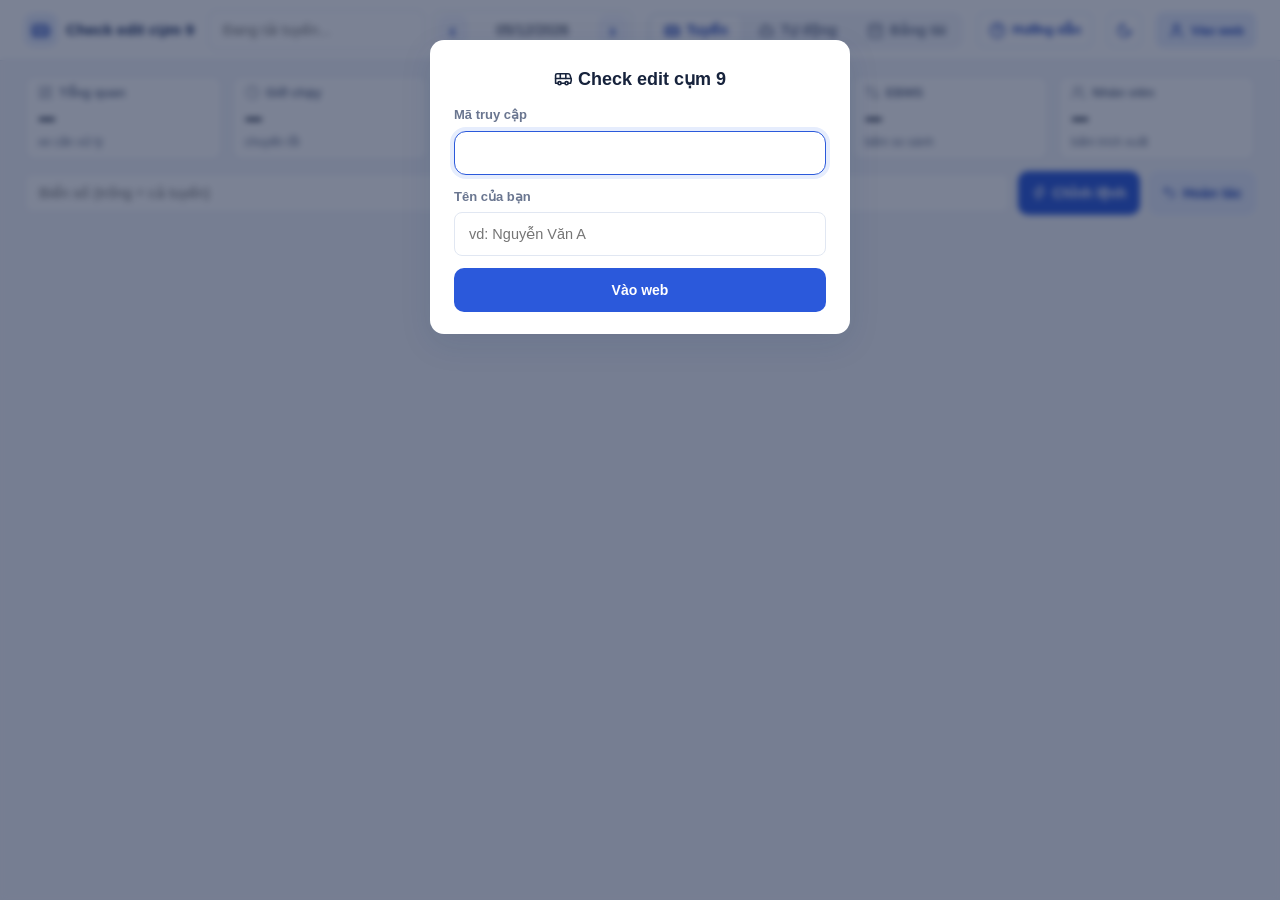
<file: index.html>
<!DOCTYPE html>
<html lang="vi">
<head>
<meta charset="UTF-8">
<meta name="viewport" content="width=device-width, initial-scale=1.0">
<!-- BẢO MẬT (bản 44): chỉ cho chạy mã từ chính web + Apps Script + cdnjs (ExcelJS) + Google đăng nhập. Thêm nguồn mới thì sửa ở đây. -->
<meta http-equiv="Content-Security-Policy" content="default-src 'self'; script-src 'self' https://script.google.com https://script.googleusercontent.com https://cdnjs.cloudflare.com https://accounts.google.com; connect-src 'self' https://script.google.com https://script.googleusercontent.com https://www.googleapis.com https://accounts.google.com https://oauth2.googleapis.com; style-src 'self' 'unsafe-inline' https://fonts.googleapis.com https://accounts.google.com; font-src 'self' https://fonts.gstatic.com; img-src 'self' data: blob: https:; frame-src https://accounts.google.com; object-src 'none'; base-uri 'none'; form-action 'none'">
<title>Check edit cụm 9</title>
<link rel="preconnect" href="https://fonts.googleapis.com">
<link rel="preconnect" href="https://fonts.gstatic.com" crossorigin>
<link href="https://fonts.googleapis.com/css2?family=Barlow+Condensed:wght@500;600;700&family=Be+Vietnam+Pro:wght@400;500;600;700;800&display=swap" rel="stylesheet">
<link rel="stylesheet" href="style.css?v=65">
<script src="theme.js?v=1"></script>
</head>
<body data-tab="xem">
<!-- Bộ icon Lucide (ISC license, lucide.dev) dạng SVG: <svg class="ic"><use href="#i-..."/></svg> -->
<svg class="ic-sprite" aria-hidden="true"><symbol id="i-bus" viewBox="0 0 24 24" fill="none" stroke="currentColor" stroke-width="2" stroke-linecap="round" stroke-linejoin="round"><path d="M8 6v6"/><path d="M15 6v6"/><path d="M2 12h19.6"/><path d="M18 18h3s.5-1.7.8-2.8c.1-.4.2-.8.2-1.2 0-.4-.1-.8-.2-1.2l-1.4-5C20.1 6.8 19.1 6 18 6H4a2 2 0 0 0-2 2v10h3"/><circle cx="7" cy="18" r="2"/><path d="M9 18h5"/><circle cx="16" cy="18" r="2"/></symbol><symbol id="i-bot" viewBox="0 0 24 24" fill="none" stroke="currentColor" stroke-width="2" stroke-linecap="round" stroke-linejoin="round"><path d="M12 8V4H8"/><rect width="16" height="12" x="4" y="8" rx="2"/><path d="M2 14h2"/><path d="M20 14h2"/><path d="M15 13v2"/><path d="M9 13v2"/></symbol><symbol id="i-cal" viewBox="0 0 24 24" fill="none" stroke="currentColor" stroke-width="2" stroke-linecap="round" stroke-linejoin="round"><path d="M8 2v4"/><path d="M16 2v4"/><rect width="18" height="18" x="3" y="4" rx="2"/><path d="M3 10h18"/><path d="M8 14h.01"/><path d="M12 14h.01"/><path d="M16 14h.01"/><path d="M8 18h.01"/><path d="M12 18h.01"/><path d="M16 18h.01"/></symbol><symbol id="i-dash" viewBox="0 0 24 24" fill="none" stroke="currentColor" stroke-width="2" stroke-linecap="round" stroke-linejoin="round"><rect width="7" height="9" x="3" y="3" rx="1"/><rect width="7" height="5" x="14" y="3" rx="1"/><rect width="7" height="9" x="14" y="12" rx="1"/><rect width="7" height="5" x="3" y="16" rx="1"/></symbol><symbol id="i-clock" viewBox="0 0 24 24" fill="none" stroke="currentColor" stroke-width="2" stroke-linecap="round" stroke-linejoin="round"><circle cx="12" cy="12" r="10"/><path d="M12 6v6l4 2"/></symbol><symbol id="i-alert" viewBox="0 0 24 24" fill="none" stroke="currentColor" stroke-width="2" stroke-linecap="round" stroke-linejoin="round"><path d="m21.73 18-8-14a2 2 0 0 0-3.48 0l-8 14A2 2 0 0 0 4 21h16a2 2 0 0 0 1.73-3"/><path d="M12 9v4"/><path d="M12 17h.01"/></symbol><symbol id="i-file" viewBox="0 0 24 24" fill="none" stroke="currentColor" stroke-width="2" stroke-linecap="round" stroke-linejoin="round"><path d="M15 2H6a2 2 0 0 0-2 2v16a2 2 0 0 0 2 2h12a2 2 0 0 0 2-2V7Z"/><path d="M14 2v4a2 2 0 0 0 2 2h4"/><path d="M10 9H8"/><path d="M16 13H8"/><path d="M16 17H8"/></symbol><symbol id="i-cmp" viewBox="0 0 24 24" fill="none" stroke="currentColor" stroke-width="2" stroke-linecap="round" stroke-linejoin="round"><circle cx="18" cy="18" r="3"/><circle cx="6" cy="6" r="3"/><path d="M13 6h3a2 2 0 0 1 2 2v7"/><path d="M11 18H8a2 2 0 0 1-2-2V9"/></symbol><symbol id="i-users" viewBox="0 0 24 24" fill="none" stroke="currentColor" stroke-width="2" stroke-linecap="round" stroke-linejoin="round"><path d="M16 21v-2a4 4 0 0 0-4-4H6a4 4 0 0 0-4 4v2"/><circle cx="9" cy="7" r="4"/><path d="M22 21v-2a4 4 0 0 0-3-3.87"/><path d="M16 3.13a4 4 0 0 1 0 7.75"/></symbol><symbol id="i-user" viewBox="0 0 24 24" fill="none" stroke="currentColor" stroke-width="2" stroke-linecap="round" stroke-linejoin="round"><path d="M19 21v-2a4 4 0 0 0-4-4H9a4 4 0 0 0-4 4v2"/><circle cx="12" cy="7" r="4"/></symbol><symbol id="i-help" viewBox="0 0 24 24" fill="none" stroke="currentColor" stroke-width="2" stroke-linecap="round" stroke-linejoin="round"><circle cx="12" cy="12" r="10"/><path d="M9.09 9a3 3 0 0 1 5.83 1c0 2-3 3-3 3"/><path d="M12 17h.01"/></symbol><symbol id="i-moon" viewBox="0 0 24 24" fill="none" stroke="currentColor" stroke-width="2" stroke-linecap="round" stroke-linejoin="round"><path d="M12 3a6 6 0 0 0 9 9 9 9 0 1 1-9-9Z"/></symbol><symbol id="i-sun" viewBox="0 0 24 24" fill="none" stroke="currentColor" stroke-width="2" stroke-linecap="round" stroke-linejoin="round"><circle cx="12" cy="12" r="4"/><path d="M12 2v2"/><path d="M12 20v2"/><path d="m4.93 4.93 1.41 1.41"/><path d="m17.66 17.66 1.41 1.41"/><path d="M2 12h2"/><path d="M20 12h2"/><path d="m6.34 17.66-1.41 1.41"/><path d="m19.07 4.93-1.41 1.41"/></symbol></svg>

<header class="bar">
  <div class="bar-in">
    <div class="brand"><span class="brand-mark" id="brandMark"><svg class="ic" aria-hidden="true"><use href="#i-bus"/></svg></span><h1>Check edit cụm 9</h1></div>
    <!-- Tuyến + ngày dùng chung, luôn ở trên cùng. Đổi là web tự xem lại (app.js: rerunCurrent) -->
    <div class="fields">
      <div class="field field-route">
        <div class="inbox"><input type="text" id="route" data-route="one" aria-label="Tuyến" placeholder="Đang tải tuyến..." autocomplete="off" spellcheck="false"><button type="button" class="clr" data-clr="route" tabindex="-1" aria-label="Xoá">×</button></div>
      </div>
      <div class="field field-date">
        <div class="datebox">
          <button type="button" id="btnPrev" class="day-btn" title="Ngày trước" aria-label="Ngày trước">‹</button>
          <input type="text" id="date" aria-label="Ngày" placeholder="dd/mm/yyyy" maxlength="10" autocomplete="off">
          <button type="button" id="btnNext" class="day-btn" title="Ngày sau" aria-label="Ngày sau">›</button>
        </div>
      </div>
    </div>
    <!-- 3 mục chính. Máy tính: trên thanh đầu trang; điện thoại: thanh dưới đáy màn hình -->
    <nav class="tabs" role="tablist" aria-label="Chức năng">
      <button type="button" class="tab on" data-tab="xem" role="tab"><i><svg class="ic" aria-hidden="true"><use href="#i-bus"/></svg></i>Tuyến</button>
      <button type="button" class="tab" data-tab="ca" role="tab"><i><svg class="ic" aria-hidden="true"><use href="#i-bot"/></svg></i><span>Tự động<span class="tab-dot" id="caDot" hidden></span></span></button>
      <button type="button" class="tab" data-tab="bt" role="tab"><i><svg class="ic" aria-hidden="true"><use href="#i-cal"/></svg></i>Bảng tài</button>
    </nav>
    <!-- Hướng dẫn sử dụng: trang riêng huongdan.html (dùng nhanh + chi tiết), mở tab mới -->
    <a id="btnHelp" class="user help" href="huongdan.html" target="_blank" rel="noopener" title="Hướng dẫn sử dụng" aria-label="Hướng dẫn sử dụng"><svg class="ic" aria-hidden="true"><use href="#i-help"/></svg><span> Hướng dẫn</span></a>
    <button type="button" id="btnTheme" class="user theme" title="Đổi giao diện sáng / tối" aria-label="Đổi giao diện sáng / tối"><svg class="ic" aria-hidden="true"><use href="#i-moon"/></svg></button>
    <button id="btnUser" class="user">👤 Đăng nhập</button>
  </div>
</header>

<main class="page">

  <!-- TUYẾN: mỗi ô vừa là số liệu vừa là nút mở chi tiết; bên dưới là việc xử lý (Chỉnh lệnh, Ký, Hoàn tác) -->
  <section class="pane" data-pane="xem">
    <div class="cards" id="actions">
      <button id="btnOv" class="act card"><span><svg class="ic" aria-hidden="true"><use href="#i-dash"/></svg>Tổng quan</span><b id="nOv">–</b><small id="sOv">xe cần xử lý</small></button>
      <button id="btnLoad" class="act card"><span><svg class="ic" aria-hidden="true"><use href="#i-clock"/></svg>Giờ chạy</span><b id="nLoad">–</b><small id="sLoad">chuyến lỗi</small></button>
      <button id="btnGps" class="act card"><span><svg class="ic" aria-hidden="true"><use href="#i-alert"/></svg>Mất chuyến</span><b id="nGps">–</b><small id="sGps">chụp GPS</small></button>
      <button id="btnLvc" class="act card"><span><svg class="ic" aria-hidden="true"><use href="#i-file"/></svg>Lệnh</span><b id="nLvc">–</b><small id="sLvc">bấm kiểm tra</small></button>
      <button id="btnEbms" class="act card"><span><svg class="ic" aria-hidden="true"><use href="#i-cmp"/></svg>EBMS</span><b id="nEbms">–</b><small id="sEbms">bấm so sánh</small></button>
      <button id="btnNv" class="act card"><span><svg class="ic" aria-hidden="true"><use href="#i-users"/></svg>Nhân viên</span><b id="nNv">–</b><small id="sNv">bấm trích xuất</small></button>
    </div>
    <!-- ĐẨY LỆNH: lệnh HÔM KIA của tuyến đã đẩy (Đã xác nhận hoàn thành) chưa — app.js: dayNen / dayVe, chỉ đọc -->
    <div class="day-bar" id="dayBar" hidden></div>
    <div class="doing">
      <div class="field"><div class="inbox"><input type="text" id="plate" aria-label="Biển số xe" placeholder="Biển số (trống = cả tuyến)" autocomplete="off" spellcheck="false"><button type="button" class="clr" data-clr="plate" tabindex="-1" aria-label="Xoá">×</button></div></div>
      <button id="btnAuto" class="act act-main">⚡ Chỉnh lệnh</button>
      <button id="btnKy" class="act act-main" hidden>✍️ Ký</button>
      <button id="btnUndo" class="act act-soft">↩️ Hoàn tác</button>
    </div>
  </section>

  <!-- BẢNG TÀI: Ghép tuyến chọn tuyến ngay trên màn (app.js: renderBt). Lập bảng tài chỉ hiện khi mở khoá (5 lần bấm 🚌 + mã) -->
  <div class="subtabs" id="btSub" hidden>
    <button type="button" class="tab sub" data-tab="bt">Ghép tuyến</button>
    <button type="button" class="tab sub" data-tab="lap" id="tabLap" hidden>Lập bảng tài</button>
  </div>
  <section class="pane" data-pane="lap" hidden>
    <div class="bt-row">
      <button type="button" id="btnLapFile" class="act act-soft">📥 Nạp file mẫu (.xlsx)</button>
      <input type="file" id="lapFile" accept=".xlsx,application/vnd.openxmlformats-officedocument.spreadsheetml.sheet" hidden>
      <button type="button" id="btnLap" class="act act-main">📅 Lập bảng tài</button>
    </div>
    <div class="lap-tpls" id="lapTpls"></div>
  </section>

  <div id="msg"></div>
  <div id="undoBar" hidden></div>
  <div class="stats" id="stats"></div>

  <div class="toolbar" id="toolbar" hidden>
    <div class="search"><span aria-hidden="true">🔍</span><input type="text" id="q" placeholder="Lọc theo xe, tên, bến..." autocomplete="off" spellcheck="false"><button type="button" class="clr" data-clr="q" tabindex="-1" aria-label="Xoá">×</button></div>
    <label class="nd" id="ndBox" hidden>Người đo cồn <input type="text" id="nguoiDo" value="Nguyễn Hoài Nam"></label>
    <label class="check"><input type="checkbox" id="onlyWarn"> Chỉ dòng cần xem</label>
    <a id="btnQ" class="btn-q" target="_blank" rel="noopener" hidden title="Hướng dẫn màn này" aria-label="Hướng dẫn màn này"><svg class="ic" aria-hidden="true"><use href="#i-help"/></svg></a>
    <button type="button" class="btn-soft" id="btnEbFull" hidden title="So sánh EBMS: đổi giữa bảng gọn (lịch chạy, đầu bến, giờ đi, giờ đến) và bảng đủ cột">📋 Chi tiết</button>
    <div class="tb-right">
      <span class="data-at" id="dataAt"></span>
      <button class="btn-soft btn-fresh" id="btnFresh" hidden title="Bỏ dữ liệu dùng chung (máy chủ nhớ 30–60 giây), đọc mới từ hệ thống">🔄<span> Lấy mới</span></button>
      <button class="btn-soft" id="btnCopy" hidden>📋 Copy</button>
      <button class="btn-soft btn-solid" id="btnXlsx" hidden>⬇️ Excel</button>
    </div>
  </div>

  <details class="rules" id="lvcRules" hidden>
    <summary><h4>📋 Tiêu chí kiểm tra lệnh vận chuyển</h4></summary>
    <ol>
      <li><b>GPLX theo sức chứa:</b> xe 60 chỗ cần hạng <b>E hoặc D</b>; xe 30 chỗ cần <b>D2, E hoặc D</b>.</li>
      <li><b>Đăng kiểm:</b> hạn đăng kiểm phải <b>sau thời điểm hiện tại</b>.</li>
      <li><b>Họ tên lái xe:</b> chỉ viết hoa chữ cái đầu mỗi từ (vd: Nguyễn Văn An).</li>
      <li><b>Ký số công ty:</b> ký chậm nhất <b>3 giờ trước</b> giờ kế hoạch của chuyến đầu.</li>
      <li><b>Đủ chữ ký:</b> phải có chữ ký lái xe, nhân viên bán vé và điều hành.</li>
      <li><b>Lái xe / NV bán vé</b> ký <b>sau</b> giờ đến cuối bến của chuyến cuối.</li>
      <li><b>Điều hành</b> ký <b>sau</b> giờ xác nhận về bến của chuyến cuối.</li>
    </ol>
    <p class="rules-note">Kết quả: ✅ Đạt · 🟠 Cảnh báo (thiếu dữ liệu để kiểm tra) · 🔴 Lỗi (vi phạm tiêu chí). Cho phép bằng nhau ở quy tắc 4, 6, 7 (cùng phút vẫn đạt).</p>
  </details>

  <div class="wrap" id="out"></div>
</main>

<!-- KHUNG NỔI: vào web lần đầu / đăng nhập FUTA / tài khoản (app.js: openBox) -->
<div class="auth" id="box" hidden>
  <div class="auth-card" role="dialog" aria-modal="true">
    <button type="button" class="auth-x" id="boxX" title="Đóng" aria-label="Đóng">×</button>

    <form id="fHello" data-box="hello" hidden autocomplete="on">
      <div class="auth-logo">🚌 <b>Check edit cụm 9</b></div>
      <div class="field"><label for="hKey">Mã truy cập</label><input type="password" id="hKey" autocomplete="current-password"></div>
      <div class="field"><label for="hWho">Tên của bạn</label><input type="text" id="hWho" autocomplete="name" placeholder="vd: Nguyễn Văn A" maxlength="60"></div>
      <div class="auth-err" id="hErr"></div>
      <button type="submit" class="act act-main">Vào web</button>
    </form>

    <form id="fFutaIn" data-box="futa" hidden autocomplete="on">
      <div class="auth-logo">🔑 <b>Đăng nhập FUTA của bạn</b></div>
      <small class="box-note" id="fuWhy"></small>
      <div class="field"><label for="fuUser">Tài khoản FUTA</label><input type="text" id="fuUser" autocomplete="username" spellcheck="false"></div>
      <div class="field"><label for="fuPass">Mật khẩu FUTA</label><input type="password" id="fuPass" autocomplete="current-password"></div>
      <div class="auth-err" id="fuErr"></div>
      <button type="submit" class="act act-main" id="fuBtn">Đăng nhập</button>
      <small class="box-note">Web không lưu mật khẩu. Đăng nhập giữ tới khi bạn đăng xuất.</small>
    </form>

    <!-- CHỌN TUYẾN KHI BẬT CA 1 / CA 2 / VỀ BẾN (app.js: caHoi), tối đa 3 tuyến -->
    <div data-box="ca" hidden>
      <div class="auth-logo"><b id="cpT"></b></div>
      <small class="box-note cp-mo" id="cpMo"></small>
      <div id="cpChips"></div>
      <div class="auth-err" id="cpErr"></div>
      <button type="button" class="act act-main" id="cpOk"></button>
    </div>

    <!-- ⚡ Chỉnh lệnh: bấm là hỏi ca trước rồi mới tính (app.js: auHoiCa) -->
    <div data-box="auca" hidden>
      <div class="auth-logo">⚡ <b>Chỉnh lệnh ca nào?</b></div>
      <small class="box-note" id="auCaNote"></small>
      <button type="button" class="act act-main" data-auca="1">☀️ Ca 1 · 04:00–13:59</button>
      <button type="button" class="act act-main" data-auca="2">🌙 Ca 2 · 14:00–02:00</button>
      <button type="button" class="act act-soft" data-auca="all">Cả ngày (cả 2 ca)</button>
    </div>
    <!-- Chi tiết 1 chuyến So sánh EBMS (app.js: ebChiTiet) -->
    <div data-box="ebct" hidden>
      <div class="auth-logo"><b id="ebctT"></b></div>
      <div id="ebctB" class="ebct"></div>
    </div>
    <div data-box="me" hidden>
      <div class="auth-logo">👤 <b id="meName"></b></div>
      <div class="me-row"><span id="meFuta"></span><button type="button" id="btnFutaIn" class="btn-soft">Đăng nhập</button><button type="button" id="btnFutaOut" class="btn-soft" hidden>Đăng xuất</button></div>
      <div class="me-row" id="meDh" hidden><span>🔓 Điều hành đang mở</span><button type="button" id="btnTk2" class="btn-soft">👤 Thử tài khoản</button><button type="button" id="btnLock" class="btn-soft">Khoá lại</button></div>
      <button type="button" id="btnChange" class="btn-soft">Đổi tên / mã truy cập</button>
    </div>
  </div>
</div>

<!-- ĐĂNG NHẬP / ĐĂNG KÝ / TÀI KHOẢN (app.js: showAuth) -->
<div class="auth" id="auth" hidden>
  <div class="auth-card">
    <button type="button" class="auth-x" id="authX" title="Đóng" hidden>×</button>
    <div class="auth-logo">🚌 <b>Check edit cụm 9</b></div>
    <div class="auth-tabs" id="authTabs">
      <button type="button" data-tab="login" class="on">Đăng nhập</button>
      <button type="button" data-tab="reg">Đăng ký</button>
    </div>

    <form id="fLogin" data-pane="login" autocomplete="on">
      <div class="field"><label>Số điện thoại</label><input type="text" name="phone" inputmode="numeric" autocomplete="username"><small class="fe" data-for="phone"></small></div>
      <div class="field"><label>Mật khẩu</label><input type="password" name="pass" autocomplete="current-password"><small class="fe" data-for="pass"></small></div>
      <div class="auth-err"></div>
      <button type="submit" class="act act-main">Đăng nhập</button>
    </form>

    <form id="fReg" data-pane="reg" hidden autocomplete="off">
      <div class="field"><label>Số điện thoại (dùng để đăng nhập web)</label><input type="text" name="phone" inputmode="numeric" autocomplete="username"><small class="fe" data-for="phone"></small></div>
      <div class="field"><label>Họ tên</label><input type="text" name="name"><small class="fe" data-for="name"></small></div>
      <div class="field"><label>Mật khẩu web (ít nhất 1 chữ viết hoa và 5 chữ thường)</label><input type="password" name="pass" autocomplete="new-password"><small class="fe" data-for="pass"></small></div>
      <div class="field"><label>Nhập lại mật khẩu</label><input type="password" name="pass2" autocomplete="new-password"><small class="fe" data-for="pass2"></small></div>
      <div class="auth-sec">🔗 Tài khoản FUTA của bạn<small>Web sẽ dùng tài khoản này để chạy mọi thao tác thay cho bạn. Mật khẩu FUTA không được lưu lại.</small></div>
      <div class="field"><label>Tài khoản FUTA</label><input type="text" name="futaUser" autocomplete="off"></div>
      <div class="field"><label>Mật khẩu FUTA</label><input type="password" name="futaPass" autocomplete="off"><small class="fe" data-for="futa"></small></div>
      <div class="auth-sec">🔐 Tài khoản EBMS + GPS3 của bạn<small>Được khoá bằng mật khẩu web ngay trên máy này rồi mới gửi đi. Máy chủ chỉ giữ bản đã khoá, không ai đọc được. Máy khác chỉ cần đăng nhập web.</small></div>
      <div class="field"><label>Tài khoản EBMS</label><input type="text" name="ebUser" autocomplete="off"></div>
      <div class="field"><label>Mật khẩu EBMS</label><input type="password" name="ebPass" autocomplete="off"><small class="fe" data-for="cred_eb"></small></div>
      <div class="field"><label>Tài khoản GPS3 (Bình Anh)</label><input type="text" name="g3User" autocomplete="off"></div>
      <div class="field"><label>Mật khẩu GPS3</label><input type="password" name="g3Pass" autocomplete="off"><small class="fe" data-for="cred_g3"></small></div>
      <div class="auth-err"></div>
      <button type="submit" class="act act-main">Tạo tài khoản</button>
    </form>

    <div data-pane="acc" hidden>
      <div class="acc-info" id="accInfo"></div>
      <form id="fFuta" autocomplete="off">
        <div class="auth-sec">🔗 Nhập lại tài khoản FUTA<small>Dùng khi bạn đổi mật khẩu FUTA hoặc web báo phiên FUTA hết hạn.</small></div>
        <div class="field"><label>Tài khoản FUTA</label><input type="text" name="futaUser" autocomplete="off"></div>
        <div class="field"><label>Mật khẩu FUTA</label><input type="password" name="futaPass" autocomplete="off"><small class="fe" data-for="futa"></small></div>
        <div class="auth-err"></div>
        <button type="submit" class="btn-soft">Cập nhật FUTA</button>
      </form>
      <form id="fKet" autocomplete="off">
        <div class="auth-sec">🔐 EBMS &amp; GPS3<small>Đổi mật khẩu EBMS / GPS3 thì nhập lại ở đây. Khoá bằng mật khẩu web của bạn, máy chủ không đọc được.</small></div>
        <div class="field"><label>Tài khoản EBMS</label><input type="text" name="ebUser" autocomplete="off"></div>
        <div class="field"><label>Mật khẩu EBMS</label><input type="password" name="ebPass" autocomplete="off"><small class="fe" data-for="cred_eb"></small></div>
        <div class="field"><label>Tài khoản GPS3 (Bình Anh)</label><input type="text" name="g3User" autocomplete="off"></div>
        <div class="field"><label>Mật khẩu GPS3</label><input type="password" name="g3Pass" autocomplete="off"><small class="fe" data-for="cred_g3"></small></div>
        <div class="auth-err"></div>
        <button type="submit" class="btn-soft">Lưu EBMS + GPS3</button>
      </form>
      <form id="fPw" autocomplete="off">
        <div class="auth-sec">🔑 Đổi mật khẩu web</div>
        <div class="field"><label>Mật khẩu cũ</label><input type="password" name="old" autocomplete="current-password"><small class="fe" data-for="old"></small></div>
        <div class="field"><label>Mật khẩu mới</label><input type="password" name="pass" autocomplete="new-password"><small class="fe" data-for="pass"></small></div>
        <div class="field"><label>Nhập lại mật khẩu mới</label><input type="password" name="pass2" autocomplete="new-password"><small class="fe" data-for="pass2"></small></div>
        <div class="auth-err"></div>
        <button type="submit" class="btn-soft">Đổi mật khẩu</button>
      </form>
      <button type="button" class="btn-out" id="btnLogout">🚪 Đăng xuất</button>
    </div>
    <button type="button" class="btn-out" id="btnTk2Out" hidden>↩️ Thoát thử tài khoản (về mã truy cập)</button>
  </div>
</div>

<script src="icons.js?v=1"></script>
<script src="app.js?v=73"></script>
<script src="lapbt.js?v=48"></script>
</body>
</html>
</file>
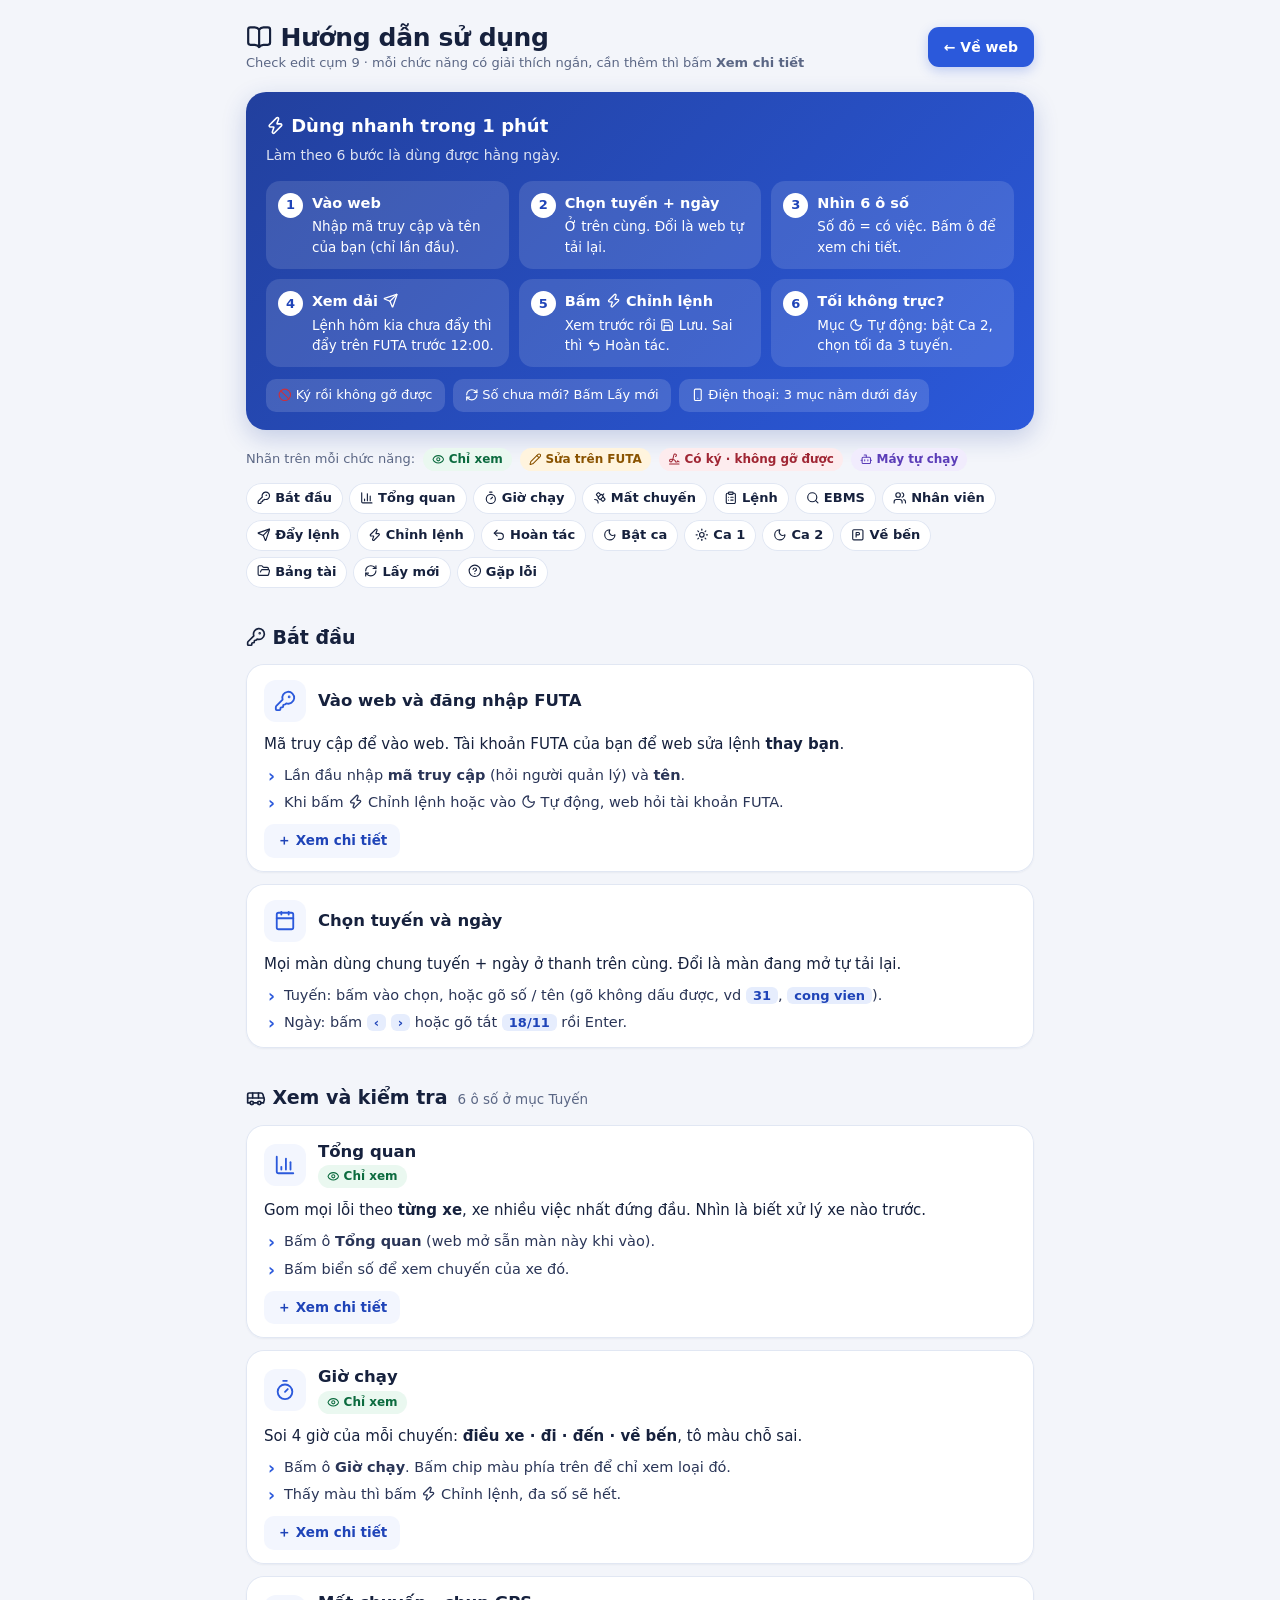
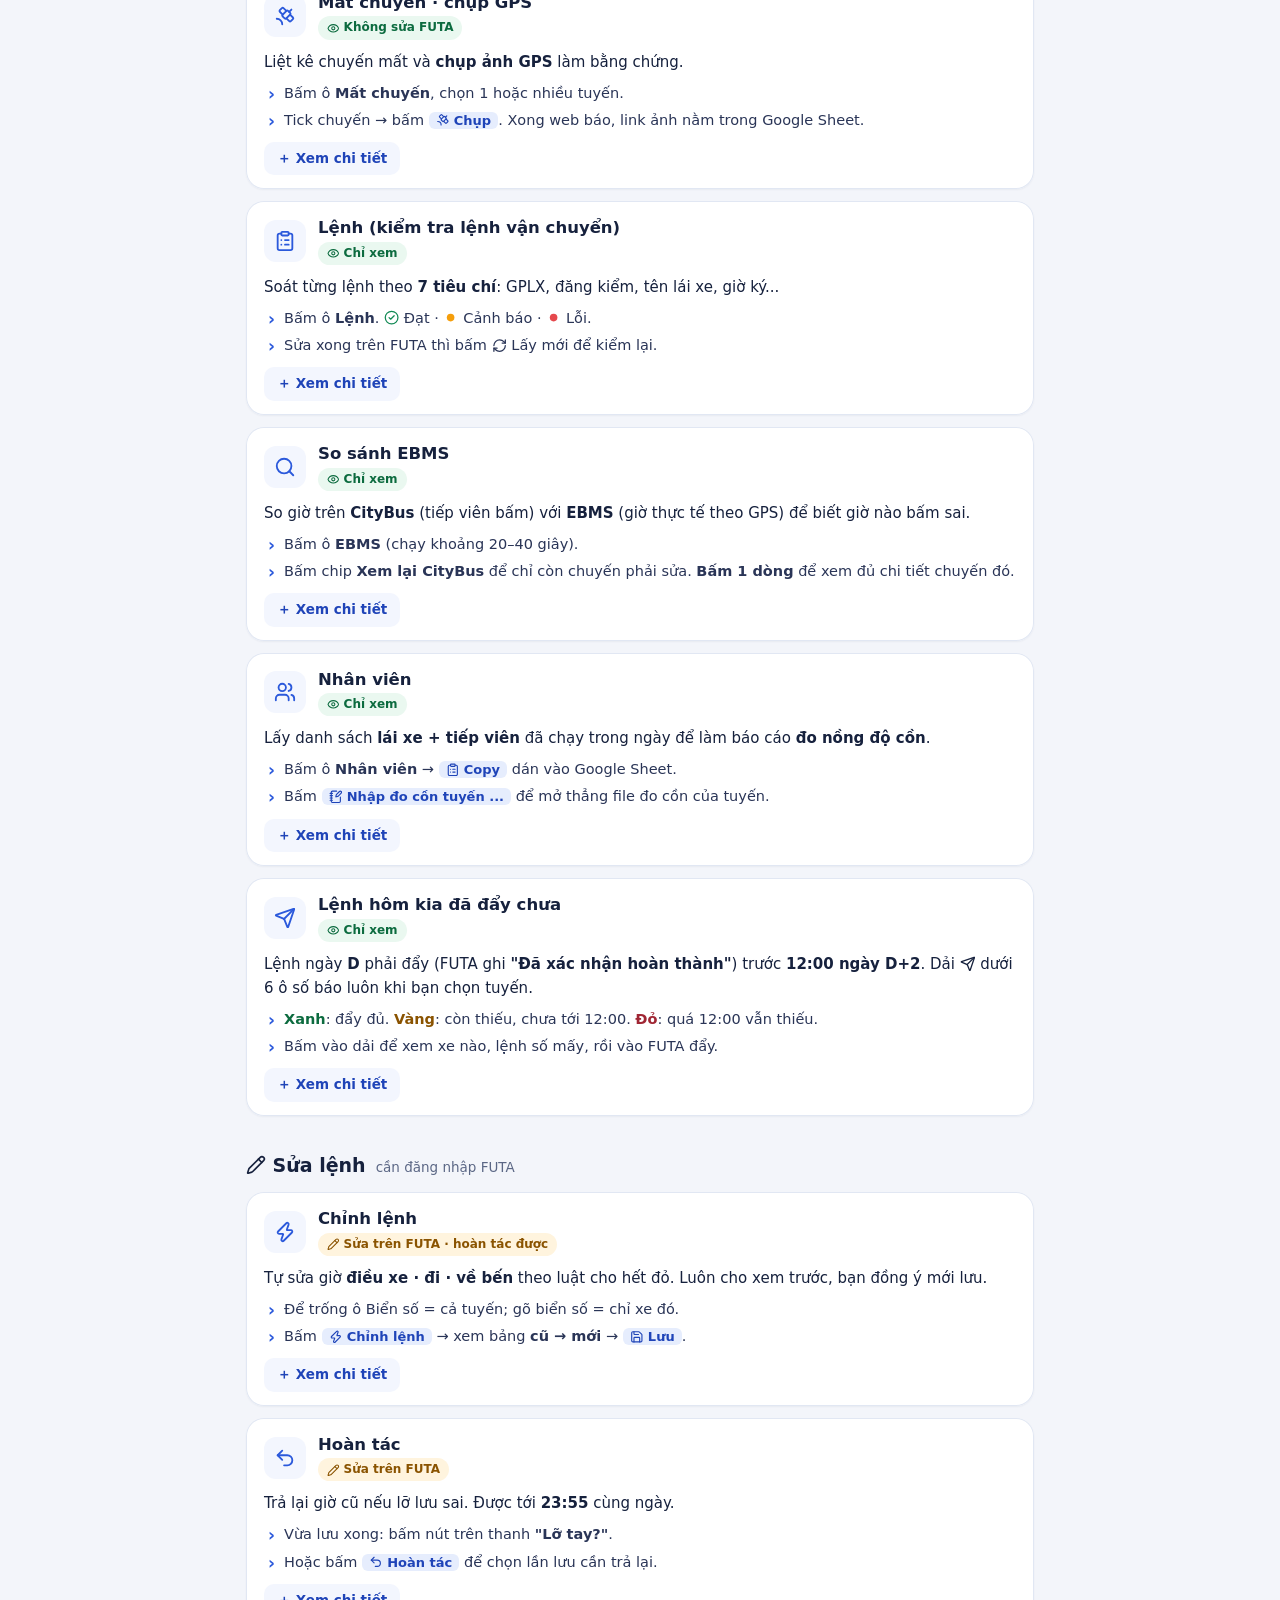
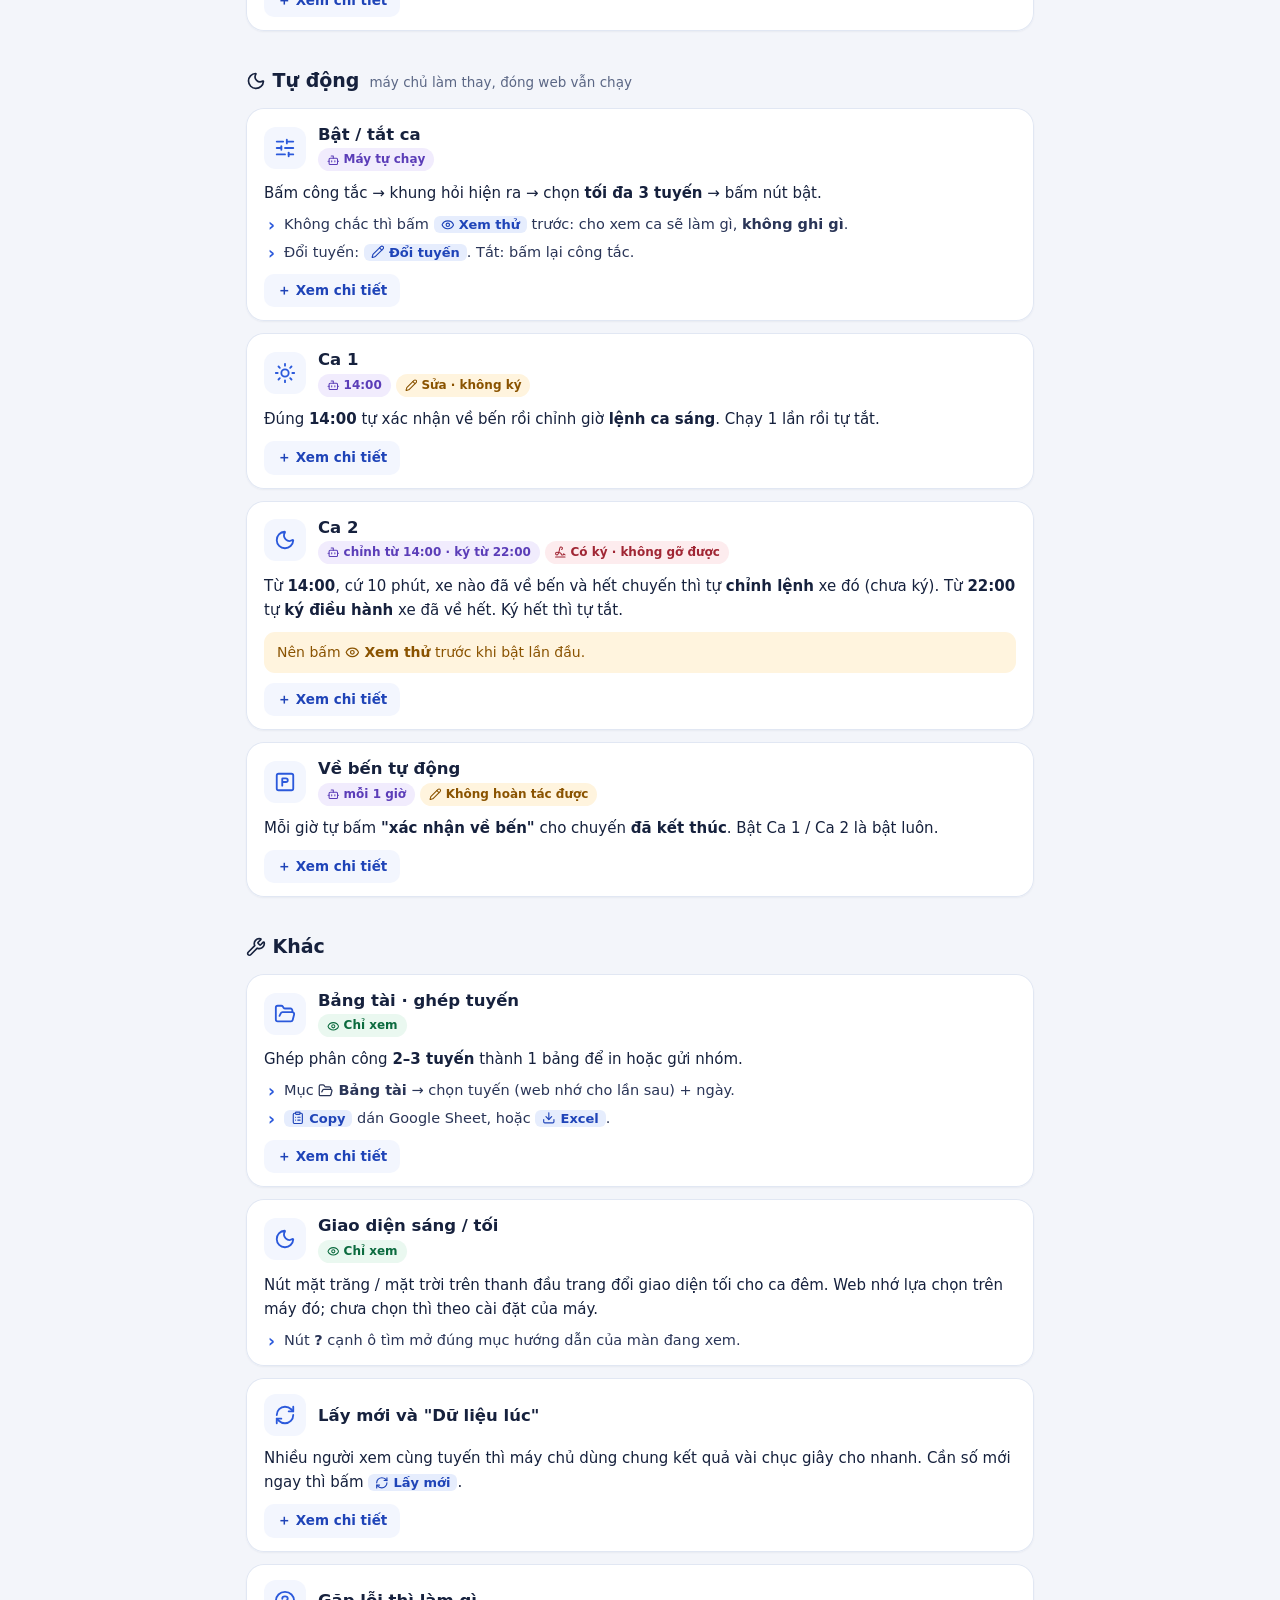
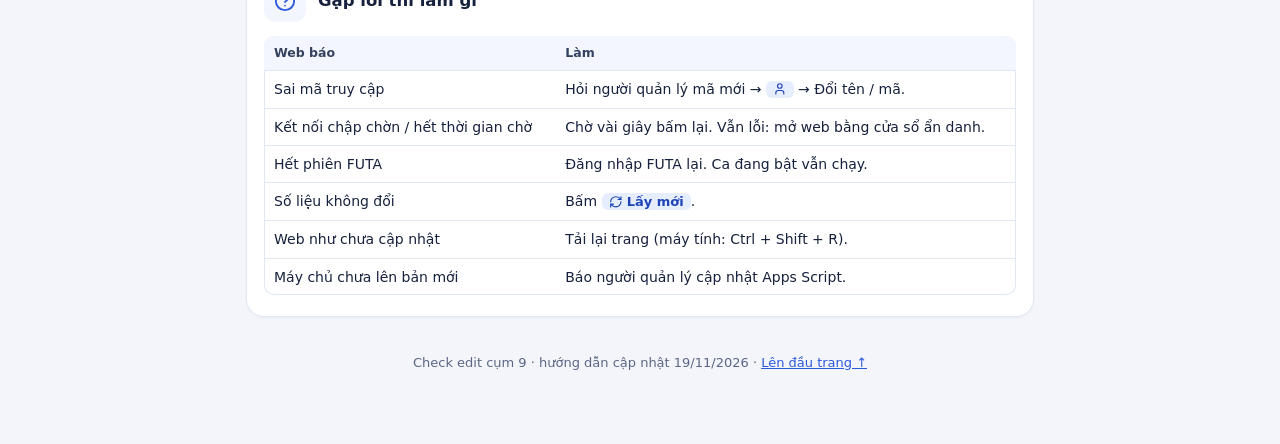
<file: huongdan.html>
<!DOCTYPE html>
<html lang="vi">
<head>
<meta charset="UTF-8">
<meta name="viewport" content="width=device-width, initial-scale=1.0">
<meta http-equiv="Content-Security-Policy" content="default-src 'self'; style-src 'self' 'unsafe-inline' https://fonts.googleapis.com; font-src https://fonts.gstatic.com; img-src 'self' data:; script-src 'none'; object-src 'none'; base-uri 'none'; form-action 'none'">
<title>Hướng dẫn · Check edit cụm 9</title>
<link rel="preconnect" href="https://fonts.googleapis.com">
<link rel="preconnect" href="https://fonts.gstatic.com" crossorigin>
<link href="https://fonts.googleapis.com/css2?family=Be+Vietnam+Pro:wght@400;500;600;700;800&display=swap" rel="stylesheet">
<style>
  :root {
    --ink: #16213D; --muted: #5B6785; --line: #E1E7F3; --bg: #F3F5FA; --white: #fff;
    --blue: #2B59DB; --blue-700: #1F44B8; --blue-50: #F3F6FE; --blue-100: #E6EDFD;
    --ok: #0C6B3F; --ok-bg: #EAF8F0; --warn: #8A5300; --warn-bg: #FFF4DE; --err: #A02634; --err-bg: #FDECEE;
    --violet: #5B3DB8; --violet-bg: #F1ECFD;
  }
  * { box-sizing: border-box; }
  html { scroll-behavior: smooth; }
  body { margin: 0; background: var(--bg); color: var(--ink); font: 15px/1.6 'Be Vietnam Pro', system-ui, sans-serif; -webkit-text-size-adjust: 100%; }
  .wrap { max-width: 820px; margin: 0 auto; padding: 22px 16px 70px; }
  a { color: var(--blue); }

  /* Đầu trang */
  .top { display: flex; align-items: center; justify-content: space-between; gap: 12px; flex-wrap: wrap; }
  h1 { font-size: 25px; line-height: 1.25; margin: 0; letter-spacing: -.015em; }
  h1 small { display: block; font-size: 13px; font-weight: 500; color: var(--muted); letter-spacing: 0; margin-top: 2px; }
  .back { display: inline-flex; align-items: center; gap: 6px; padding: 9px 16px; border-radius: 11px; background: var(--blue); color: #fff; text-decoration: none; font-weight: 700; font-size: 14px; box-shadow: 0 4px 12px rgba(43, 89, 219, .25); }

  /* Dùng nhanh */
  .quick { margin-top: 20px; background: linear-gradient(135deg, #22409E, #2B59DB); color: #fff; border-radius: 20px; padding: 20px 20px 18px; box-shadow: 0 8px 24px rgba(34, 64, 158, .22); }
  .quick h2 { margin: 0 0 4px; font-size: 18px; }
  .quick > p { margin: 0 0 14px; opacity: .85; font-size: 14px; }
  .qs { list-style: none; margin: 0; padding: 0; display: grid; grid-template-columns: repeat(3, minmax(0, 1fr)); gap: 10px; counter-reset: q; }
  .qs li { counter-increment: q; background: rgba(255, 255, 255, .12); border-radius: 14px; padding: 12px 12px 12px 46px; position: relative; font-size: 13.5px; line-height: 1.5; }
  .qs li::before { content: counter(q); position: absolute; left: 12px; top: 12px; width: 25px; height: 25px; border-radius: 50%; background: #fff; color: var(--blue-700); font-weight: 800; font-size: 13px; display: grid; place-items: center; }
  .qs b { display: block; font-size: 14.5px; margin-bottom: 2px; }
  .qnote { margin-top: 12px; display: flex; gap: 8px; flex-wrap: wrap; }
  .qnote span { background: rgba(255, 255, 255, .14); border-radius: 10px; padding: 6px 12px; font-size: 13px; }

  /* Chú thích nhãn + mục lục */
  .legend { margin: 18px 0 0; display: flex; gap: 8px; flex-wrap: wrap; align-items: center; font-size: 13px; color: var(--muted); }
  .toc { margin-top: 12px; display: flex; gap: 6px; flex-wrap: wrap; }
  .toc a { text-decoration: none; padding: 5px 11px; border-radius: 999px; background: var(--white); box-shadow: inset 0 0 0 1px var(--line); color: var(--ink); font-size: 13px; font-weight: 600; white-space: nowrap; }
  .toc a:hover { background: var(--blue-50); color: var(--blue-700); }

  /* Nhãn mức độ */
  .tag { display: inline-flex; align-items: center; gap: 4px; padding: 2px 9px; border-radius: 999px; font-size: 12px; font-weight: 700; white-space: nowrap; }
  .t-xem { background: var(--ok-bg); color: var(--ok); }
  .t-sua { background: var(--warn-bg); color: var(--warn); }
  .t-ky { background: var(--err-bg); color: var(--err); }
  .t-auto { background: var(--violet-bg); color: var(--violet); }

  /* Nhóm + thẻ chức năng */
  .sec { margin-top: 34px; }
  .sec-h { display: flex; align-items: baseline; gap: 10px; margin: 0 0 12px; }
  .sec-h h2 { margin: 0; font-size: 19px; }
  .sec-h span { color: var(--muted); font-size: 13.5px; }
  .fn { background: var(--white); border-radius: 18px; padding: 16px 18px 14px; margin-bottom: 12px; box-shadow: 0 1px 2px rgba(20, 35, 80, .05), inset 0 0 0 1px var(--line); scroll-margin-top: 14px; }
  .fn-h { display: flex; align-items: center; gap: 12px; }
  .ic { flex: 0 0 42px; height: 42px; border-radius: 12px; display: grid; place-items: center; font-size: 22px; background: var(--blue-50); }
  .fn-h h3 { margin: 0; font-size: 16.5px; line-height: 1.3; }
  .fn-h .tags { display: flex; gap: 5px; flex-wrap: wrap; margin-top: 3px; }
  .short { margin: 10px 0 0; }
  .steps { margin: 8px 0 0; padding: 0; list-style: none; display: flex; flex-direction: column; gap: 4px; }
  .steps li { position: relative; padding-left: 20px; font-size: 14.5px; color: #2A3557; }
  .steps li::before { content: '›'; position: absolute; left: 4px; top: -1px; color: var(--blue); font-weight: 800; font-size: 17px; }

  /* Xem chi tiết (không cần JavaScript) */
  details.more { margin-top: 10px; }
  details.more > summary { list-style: none; cursor: pointer; display: inline-flex; align-items: center; gap: 6px; padding: 6px 13px; border-radius: 10px; background: var(--blue-50); color: var(--blue-700); font-weight: 700; font-size: 13.5px; user-select: none; }
  details.more > summary::-webkit-details-marker { display: none; }
  details.more > summary:hover { background: var(--blue-100); }
  details.more > summary .c { display: none; }
  details.more[open] > summary .o { display: none; }
  details.more[open] > summary .c { display: inline; }
  .detail { margin-top: 12px; padding: 14px 16px; border-radius: 14px; background: #F8FAFE; box-shadow: inset 0 0 0 1px #E8EDF8; font-size: 14.5px; }
  .detail h4 { margin: 12px 0 5px; font-size: 14px; color: var(--blue-700); }
  .detail h4:first-child { margin-top: 0; }
  .detail p { margin: 0 0 8px; }
  .detail ul, .detail ol { margin: 0 0 8px; padding-left: 20px; }
  .detail li { margin-bottom: 4px; }
  .detail li:last-child, .detail p:last-child { margin-bottom: 0; }

  .tip, .warn, .stop { margin-top: 10px; padding: 9px 13px; border-radius: 11px; font-size: 14px; }
  .tip { background: var(--blue-50); color: #1F3C8F; }
  .warn { background: var(--warn-bg); color: var(--warn); }
  .stop { background: var(--err-bg); color: var(--err); }

  table { width: 100%; border-collapse: collapse; font-size: 14px; margin: 4px 0 8px; background: #fff; border-radius: 10px; overflow: hidden; box-shadow: inset 0 0 0 1px var(--line); }
  th, td { text-align: left; padding: 7px 10px; border-bottom: 1px solid var(--line); vertical-align: top; }
  tr:last-child td { border-bottom: none; }
  th { background: var(--blue-50); font-size: 12.5px; color: #33415F; }
  .tbl { overflow-x: auto; }
  table.mau td:first-child { white-space: nowrap; }
  .dot { display: inline-block; width: 12px; height: 12px; border-radius: 4px; vertical-align: -1px; margin-right: 5px; }
  .d-red { background: #F2B8BF; } .d-yellow { background: #FFE08A; } .d-green { background: #B9EBC9; } .d-purple { background: #D7C8FA; }
  kbd { font: inherit; font-size: 13px; padding: 1px 7px; border-radius: 6px; background: var(--blue-100); color: var(--blue-700); font-weight: 700; white-space: nowrap; }
  .flow { display: flex; flex-wrap: wrap; align-items: center; gap: 6px; margin: 4px 0 8px; font-size: 13.5px; font-weight: 600; }
  .flow span { background: #fff; padding: 4px 10px; border-radius: 9px; box-shadow: inset 0 0 0 1px var(--line); }
  .flow i { font-style: normal; color: var(--muted); }

  footer { margin-top: 36px; font-size: 13px; color: var(--muted); text-align: center; }

  @media (max-width: 720px) { .qs { grid-template-columns: repeat(2, minmax(0, 1fr)); } }
  @media (max-width: 480px) {
    body { font-size: 14.5px; }
    h1 { font-size: 22px; }
    .qs { grid-template-columns: 1fr; }
    .fn { padding: 14px 14px 12px; border-radius: 16px; }
    .ic { flex-basis: 38px; height: 38px; font-size: 20px; }
    .detail { padding: 12px 13px; }
  }

/* ===== 28/11/2026: emoji -> icon nét Lucide (thay sẵn trong trang) ===== */
.ic-sprite { position: absolute; width: 0; height: 0; overflow: hidden; }
svg.ie { display: inline-block; width: 1.05em; height: 1.05em; vertical-align: -.17em; flex-shrink: 0; }
.ic svg.ie { width: 22px; height: 22px; color: var(--blue, #2A5BD7); }
.ie-ok { color: #138A55; } .ie-err { color: #C9303F; } .ie-warn { color: #B26A00; }
.ie-dot-red { color: #E5484D; } .ie-dot-amber { color: #F59E0B; } .ie-dot-yellow { color: #EAB308; } .ie-dot-green { color: #22A06B; } .ie-dot-gray { color: #9AA4B2; }
</style>
</head>
<body>
<svg class="ic-sprite" aria-hidden="true" xmlns="http://www.w3.org/2000/svg"><symbol id="e-alarm-clock" viewBox="0 0 24 24" fill="none" stroke="currentColor" stroke-width="2" stroke-linecap="round" stroke-linejoin="round"><svg class="lucide lucide-alarm-clock" xmlns="http://www.w3.org/2000/svg" width="24" height="24" viewBox="0 0 24 24" fill="none" stroke="currentColor" stroke-width="2" stroke-linecap="round" stroke-linejoin="round" > <circle cx="12" cy="13" r="8" /> <path d="M12 9v4l2 2" /> <path d="M5 3 2 6" /> <path d="m22 6-3-3" /> <path d="M6.38 18.7 4 21" /> <path d="M17.64 18.67 20 21" /></symbol><symbol id="e-ban" viewBox="0 0 24 24" fill="none" stroke="currentColor" stroke-width="2" stroke-linecap="round" stroke-linejoin="round"><svg class="lucide lucide-ban" xmlns="http://www.w3.org/2000/svg" width="24" height="24" viewBox="0 0 24 24" fill="none" stroke="currentColor" stroke-width="2" stroke-linecap="round" stroke-linejoin="round" > <circle cx="12" cy="12" r="10" /> <path d="M4.929 4.929 19.07 19.071" /></symbol><symbol id="e-book-open" viewBox="0 0 24 24" fill="none" stroke="currentColor" stroke-width="2" stroke-linecap="round" stroke-linejoin="round"><svg class="lucide lucide-book-open" xmlns="http://www.w3.org/2000/svg" width="24" height="24" viewBox="0 0 24 24" fill="none" stroke="currentColor" stroke-width="2" stroke-linecap="round" stroke-linejoin="round" > <path d="M12 5v16" /> <path d="M20.001 19A2 2 0 0022 17V5a2 2 0 00-1.999-2L16 3.002A5 5 0 0012 5a5 5 0 00-4-2H4a2 2 0 00-2 2v12a2 2 0 001.999 2H8a5 5 0 014 2 5 5 0 014-2z" /></symbol><symbol id="e-bot" viewBox="0 0 24 24" fill="none" stroke="currentColor" stroke-width="2" stroke-linecap="round" stroke-linejoin="round"><svg class="lucide lucide-bot" xmlns="http://www.w3.org/2000/svg" width="24" height="24" viewBox="0 0 24 24" fill="none" stroke="currentColor" stroke-width="2" stroke-linecap="round" stroke-linejoin="round" > <path d="M12 8V4H8" /> <rect width="16" height="12" x="4" y="8" rx="2" /> <path d="M2 14h2" /> <path d="M20 14h2" /> <path d="M15 13v2" /> <path d="M9 13v2" /></symbol><symbol id="e-bus" viewBox="0 0 24 24" fill="none" stroke="currentColor" stroke-width="2" stroke-linecap="round" stroke-linejoin="round"><svg class="lucide lucide-bus" xmlns="http://www.w3.org/2000/svg" width="24" height="24" viewBox="0 0 24 24" fill="none" stroke="currentColor" stroke-width="2" stroke-linecap="round" stroke-linejoin="round" > <path d="M8 6v6" /> <path d="M15 6v6" /> <path d="M2 12h19.6" /> <path d="M18 18h3s.5-1.7.8-2.8c.1-.4.2-.8.2-1.2 0-.4-.1-.8-.2-1.2l-1.4-5C20.1 6.8 19.1 6 18 6H4a2 2 0 0 0-2 2v10h3" /> <circle cx="7" cy="18" r="2" /> <path d="M9 18h5" /> <circle cx="16" cy="18" r="2" /></symbol><symbol id="e-calendar" viewBox="0 0 24 24" fill="none" stroke="currentColor" stroke-width="2" stroke-linecap="round" stroke-linejoin="round"><svg class="lucide lucide-calendar" xmlns="http://www.w3.org/2000/svg" width="24" height="24" viewBox="0 0 24 24" fill="none" stroke="currentColor" stroke-width="2" stroke-linecap="round" stroke-linejoin="round" > <path d="M8 2v3" /> <path d="M16 2v3" /> <rect x="3" y="3" width="18" height="18" rx="2" /> <path d="M3 9h18" /></symbol><symbol id="e-chart-column" viewBox="0 0 24 24" fill="none" stroke="currentColor" stroke-width="2" stroke-linecap="round" stroke-linejoin="round"><svg class="lucide lucide-chart-column" xmlns="http://www.w3.org/2000/svg" width="24" height="24" viewBox="0 0 24 24" fill="none" stroke="currentColor" stroke-width="2" stroke-linecap="round" stroke-linejoin="round" > <path d="M3 3v16a2 2 0 0 0 2 2h16" /> <path d="M18 17V9" /> <path d="M13 17V5" /> <path d="M8 17v-3" /></symbol><symbol id="e-check" viewBox="0 0 24 24" fill="none" stroke="currentColor" stroke-width="2" stroke-linecap="round" stroke-linejoin="round"><svg class="lucide lucide-check" xmlns="http://www.w3.org/2000/svg" width="24" height="24" viewBox="0 0 24 24" fill="none" stroke="currentColor" stroke-width="2" stroke-linecap="round" stroke-linejoin="round" > <path d="M20 6 9 17l-5-5" /></symbol><symbol id="e-circle-check" viewBox="0 0 24 24" fill="none" stroke="currentColor" stroke-width="2" stroke-linecap="round" stroke-linejoin="round"><svg class="lucide lucide-circle-check" xmlns="http://www.w3.org/2000/svg" width="24" height="24" viewBox="0 0 24 24" fill="none" stroke="currentColor" stroke-width="2" stroke-linecap="round" stroke-linejoin="round" > <circle cx="12" cy="12" r="10" /> <path d="m16 9-5.5 5.5L8 12" /></symbol><symbol id="e-circle-help" viewBox="0 0 24 24" fill="none" stroke="currentColor" stroke-width="2" stroke-linecap="round" stroke-linejoin="round"><svg class="lucide lucide-circle-help" xmlns="http://www.w3.org/2000/svg" width="24" height="24" viewBox="0 0 24 24" fill="none" stroke="currentColor" stroke-width="2" stroke-linecap="round" stroke-linejoin="round" > <circle cx="12" cy="12" r="10" /> <path d="M9 9.5a3 2.5 0 016 0c0 2-2 2-3 3.5" /> <path d="M12 17h.01" /></symbol><symbol id="e-circle-x" viewBox="0 0 24 24" fill="none" stroke="currentColor" stroke-width="2" stroke-linecap="round" stroke-linejoin="round"><svg class="lucide lucide-circle-x" xmlns="http://www.w3.org/2000/svg" width="24" height="24" viewBox="0 0 24 24" fill="none" stroke="currentColor" stroke-width="2" stroke-linecap="round" stroke-linejoin="round" > <circle cx="12" cy="12" r="10" /> <path d="m15 9-6 6" /> <path d="m9 9 6 6" /></symbol><symbol id="e-clipboard-list" viewBox="0 0 24 24" fill="none" stroke="currentColor" stroke-width="2" stroke-linecap="round" stroke-linejoin="round"><svg class="lucide lucide-clipboard-list" xmlns="http://www.w3.org/2000/svg" width="24" height="24" viewBox="0 0 24 24" fill="none" stroke="currentColor" stroke-width="2" stroke-linecap="round" stroke-linejoin="round" > <rect width="8" height="4" x="8" y="2" rx="1" ry="1" /> <path d="M16 4h2a2 2 0 0 1 2 2v14a2 2 0 0 1-2 2H6a2 2 0 0 1-2-2V6a2 2 0 0 1 2-2h2" /> <path d="M12 11h4" /> <path d="M12 16h4" /> <path d="M8 11h.01" /> <path d="M8 16h.01" /></symbol><symbol id="e-clock" viewBox="0 0 24 24" fill="none" stroke="currentColor" stroke-width="2" stroke-linecap="round" stroke-linejoin="round"><svg class="lucide lucide-clock" xmlns="http://www.w3.org/2000/svg" width="24" height="24" viewBox="0 0 24 24" fill="none" stroke="currentColor" stroke-width="2" stroke-linecap="round" stroke-linejoin="round" > <circle cx="12" cy="12" r="10" /> <path d="M12 6v6l4 2" /></symbol><symbol id="e-dot" viewBox="0 0 24 24"><circle cx="12" cy="12" r="6" fill="currentColor"/></symbol><symbol id="e-download" viewBox="0 0 24 24" fill="none" stroke="currentColor" stroke-width="2" stroke-linecap="round" stroke-linejoin="round"><svg class="lucide lucide-download" xmlns="http://www.w3.org/2000/svg" width="24" height="24" viewBox="0 0 24 24" fill="none" stroke="currentColor" stroke-width="2" stroke-linecap="round" stroke-linejoin="round" > <path d="M12 15V3" /> <path d="M21 15v4a2 2 0 0 1-2 2H5a2 2 0 0 1-2-2v-4" /> <path d="m7 10 5 5 5-5" /></symbol><symbol id="e-eye" viewBox="0 0 24 24" fill="none" stroke="currentColor" stroke-width="2" stroke-linecap="round" stroke-linejoin="round"><svg class="lucide lucide-eye" xmlns="http://www.w3.org/2000/svg" width="24" height="24" viewBox="0 0 24 24" fill="none" stroke="currentColor" stroke-width="2" stroke-linecap="round" stroke-linejoin="round" > <path d="M2.062 12.348a1 1 0 0 1 0-.696 10.75 10.75 0 0 1 19.876 0 1 1 0 0 1 0 .696 10.75 10.75 0 0 1-19.876 0" /> <circle cx="12" cy="12" r="3" /></symbol><symbol id="e-file-text" viewBox="0 0 24 24" fill="none" stroke="currentColor" stroke-width="2" stroke-linecap="round" stroke-linejoin="round"><svg class="lucide lucide-file-text" xmlns="http://www.w3.org/2000/svg" width="24" height="24" viewBox="0 0 24 24" fill="none" stroke="currentColor" stroke-width="2" stroke-linecap="round" stroke-linejoin="round" > <path d="M6 22a2 2 0 0 1-2-2V4a2 2 0 0 1 2-2h8a2.4 2.4 0 0 1 1.704.706l3.588 3.588A2.4 2.4 0 0 1 20 8v12a2 2 0 0 1-2 2z" /> <path d="M14 2v5a1 1 0 0 0 1 1h5" /> <path d="M10 9H8" /> <path d="M16 13H8" /> <path d="M16 17H8" /></symbol><symbol id="e-folder-open" viewBox="0 0 24 24" fill="none" stroke="currentColor" stroke-width="2" stroke-linecap="round" stroke-linejoin="round"><svg class="lucide lucide-folder-open" xmlns="http://www.w3.org/2000/svg" width="24" height="24" viewBox="0 0 24 24" fill="none" stroke="currentColor" stroke-width="2" stroke-linecap="round" stroke-linejoin="round" > <path d="m6 14 1.5-2.9A2 2 0 0 1 9.24 10H20a2 2 0 0 1 1.94 2.5l-1.54 6a2 2 0 0 1-1.95 1.5H4a2 2 0 0 1-2-2V5a2 2 0 0 1 2-2h3.9a2 2 0 0 1 1.69.9l.81 1.2a2 2 0 0 0 1.67.9H18a2 2 0 0 1 2 2v2" /></symbol><symbol id="e-hourglass" viewBox="0 0 24 24" fill="none" stroke="currentColor" stroke-width="2" stroke-linecap="round" stroke-linejoin="round"><svg class="lucide lucide-hourglass" xmlns="http://www.w3.org/2000/svg" width="24" height="24" viewBox="0 0 24 24" fill="none" stroke="currentColor" stroke-width="2" stroke-linecap="round" stroke-linejoin="round" > <path d="M5 22h14" /> <path d="M5 2h14" /> <path d="M17 22v-4.172a2 2 0 0 0-.586-1.414L12 12l-4.414 4.414A2 2 0 0 0 7 17.828V22" /> <path d="M7 2v4.172a2 2 0 0 0 .586 1.414L12 12l4.414-4.414A2 2 0 0 0 17 6.172V2" /></symbol><symbol id="e-key-round" viewBox="0 0 24 24" fill="none" stroke="currentColor" stroke-width="2" stroke-linecap="round" stroke-linejoin="round"><svg class="lucide lucide-key-round" xmlns="http://www.w3.org/2000/svg" width="24" height="24" viewBox="0 0 24 24" fill="none" stroke="currentColor" stroke-width="2" stroke-linecap="round" stroke-linejoin="round" > <path d="M2.586 17.414A2 2 0 0 0 2 18.828V21a1 1 0 0 0 1 1h3a1 1 0 0 0 1-1v-1a1 1 0 0 1 1-1h1a1 1 0 0 0 1-1v-1a1 1 0 0 1 1-1h.172a2 2 0 0 0 1.414-.586l.814-.814a6.5 6.5 0 1 0-4-4z" /> <circle cx="16.5" cy="7.5" r=".5" fill="currentColor" /></symbol><symbol id="e-link" viewBox="0 0 24 24" fill="none" stroke="currentColor" stroke-width="2" stroke-linecap="round" stroke-linejoin="round"><svg class="lucide lucide-link" xmlns="http://www.w3.org/2000/svg" width="24" height="24" viewBox="0 0 24 24" fill="none" stroke="currentColor" stroke-width="2" stroke-linecap="round" stroke-linejoin="round" > <path d="M10 13a5 5 0 0 0 7.54.54l3-3a5 5 0 0 0-7.07-7.07l-1.72 1.71" /> <path d="M14 11a5 5 0 0 0-7.54-.54l-3 3a5 5 0 0 0 7.07 7.07l1.71-1.71" /></symbol><symbol id="e-lock" viewBox="0 0 24 24" fill="none" stroke="currentColor" stroke-width="2" stroke-linecap="round" stroke-linejoin="round"><svg class="lucide lucide-lock" xmlns="http://www.w3.org/2000/svg" width="24" height="24" viewBox="0 0 24 24" fill="none" stroke="currentColor" stroke-width="2" stroke-linecap="round" stroke-linejoin="round" > <rect width="18" height="11" x="3" y="11" rx="2" ry="2" /> <path d="M7 11V7a5 5 0 0 1 10 0v4" /></symbol><symbol id="e-lock-open" viewBox="0 0 24 24" fill="none" stroke="currentColor" stroke-width="2" stroke-linecap="round" stroke-linejoin="round"><svg class="lucide lucide-lock-open" xmlns="http://www.w3.org/2000/svg" width="24" height="24" viewBox="0 0 24 24" fill="none" stroke="currentColor" stroke-width="2" stroke-linecap="round" stroke-linejoin="round" > <rect width="18" height="11" x="3" y="11" rx="2" ry="2" /> <path d="M7 11V7a5 5 0 0 1 9.9-1" /></symbol><symbol id="e-log-out" viewBox="0 0 24 24" fill="none" stroke="currentColor" stroke-width="2" stroke-linecap="round" stroke-linejoin="round"><svg class="lucide lucide-log-out" xmlns="http://www.w3.org/2000/svg" width="24" height="24" viewBox="0 0 24 24" fill="none" stroke="currentColor" stroke-width="2" stroke-linecap="round" stroke-linejoin="round" > <path d="m16 17 5-5-5-5" /> <path d="M21 12H9" /> <path d="M9 21H5a2 2 0 0 1-2-2V5a2 2 0 0 1 2-2h4" /></symbol><symbol id="e-moon" viewBox="0 0 24 24" fill="none" stroke="currentColor" stroke-width="2" stroke-linecap="round" stroke-linejoin="round"><svg class="lucide lucide-moon" xmlns="http://www.w3.org/2000/svg" width="24" height="24" viewBox="0 0 24 24" fill="none" stroke="currentColor" stroke-width="2" stroke-linecap="round" stroke-linejoin="round" > <path d="M20.985 12.486a9 9 0 1 1-9.473-9.472c.405-.022.617.46.402.803a6 6 0 0 0 8.268 8.268c.344-.215.825-.004.803.401" /></symbol><symbol id="e-notebook-pen" viewBox="0 0 24 24" fill="none" stroke="currentColor" stroke-width="2" stroke-linecap="round" stroke-linejoin="round"><svg class="lucide lucide-notebook-pen" xmlns="http://www.w3.org/2000/svg" width="24" height="24" viewBox="0 0 24 24" fill="none" stroke="currentColor" stroke-width="2" stroke-linecap="round" stroke-linejoin="round" > <path d="M13.4 2H6a2 2 0 0 0-2 2v16a2 2 0 0 0 2 2h12a2 2 0 0 0 2-2v-7.4" /> <path d="M2 6h4" /> <path d="M2 10h4" /> <path d="M2 14h4" /> <path d="M2 18h4" /> <path d="M21.378 5.626a1 1 0 1 0-3.004-3.004l-5.01 5.012a2 2 0 0 0-.506.854l-.837 2.87a.5.5 0 0 0 .62.62l2.87-.837a2 2 0 0 0 .854-.506z" /></symbol><symbol id="e-pencil" viewBox="0 0 24 24" fill="none" stroke="currentColor" stroke-width="2" stroke-linecap="round" stroke-linejoin="round"><svg class="lucide lucide-pencil" xmlns="http://www.w3.org/2000/svg" width="24" height="24" viewBox="0 0 24 24" fill="none" stroke="currentColor" stroke-width="2" stroke-linecap="round" stroke-linejoin="round" > <path d="M21.174 6.812a1 1 0 0 0-3.986-3.987L3.842 16.174a2 2 0 0 0-.5.83l-1.321 4.352a.5.5 0 0 0 .623.622l4.353-1.32a2 2 0 0 0 .83-.497z" /> <path d="m15 5 4 4" /></symbol><symbol id="e-play" viewBox="0 0 24 24" fill="none" stroke="currentColor" stroke-width="2" stroke-linecap="round" stroke-linejoin="round"><svg class="lucide lucide-play" xmlns="http://www.w3.org/2000/svg" width="24" height="24" viewBox="0 0 24 24" fill="none" stroke="currentColor" stroke-width="2" stroke-linecap="round" stroke-linejoin="round" > <path d="M5 5a2 2 0 0 1 3.008-1.728l11.997 6.998a2 2 0 0 1 .003 3.458l-12 7A2 2 0 0 1 5 19z" /></symbol><symbol id="e-plus" viewBox="0 0 24 24" fill="none" stroke="currentColor" stroke-width="2" stroke-linecap="round" stroke-linejoin="round"><svg class="lucide lucide-plus" xmlns="http://www.w3.org/2000/svg" width="24" height="24" viewBox="0 0 24 24" fill="none" stroke="currentColor" stroke-width="2" stroke-linecap="round" stroke-linejoin="round" > <path d="M5 12h14" /> <path d="M12 5v14" /></symbol><symbol id="e-radio-tower" viewBox="0 0 24 24" fill="none" stroke="currentColor" stroke-width="2" stroke-linecap="round" stroke-linejoin="round"><svg class="lucide lucide-radio-tower" xmlns="http://www.w3.org/2000/svg" width="24" height="24" viewBox="0 0 24 24" fill="none" stroke="currentColor" stroke-width="2" stroke-linecap="round" stroke-linejoin="round" > <path d="M4.9 16.1C1 12.2 1 5.8 4.9 1.9" /> <path d="M7.8 4.7a6.14 6.14 0 0 0-.8 7.5" /> <circle cx="12" cy="9" r="2" /> <path d="M16.2 4.8c2 2 2.26 5.11.8 7.47" /> <path d="M19.1 1.9a9.96 9.96 0 0 1 0 14.1" /> <path d="M9.5 18h5" /> <path d="m8 22 4-11 4 11" /></symbol><symbol id="e-redo-2" viewBox="0 0 24 24" fill="none" stroke="currentColor" stroke-width="2" stroke-linecap="round" stroke-linejoin="round"><svg class="lucide lucide-redo-2" xmlns="http://www.w3.org/2000/svg" width="24" height="24" viewBox="0 0 24 24" fill="none" stroke="currentColor" stroke-width="2" stroke-linecap="round" stroke-linejoin="round" > <path d="m15 14 5-5-5-5" /> <path d="M20 9H9.5A5.5 5.5 0 0 0 4 14.5A5.5 5.5 0 0 0 9.5 20H13" /></symbol><symbol id="e-refresh-cw" viewBox="0 0 24 24" fill="none" stroke="currentColor" stroke-width="2" stroke-linecap="round" stroke-linejoin="round"><svg class="lucide lucide-refresh-cw" xmlns="http://www.w3.org/2000/svg" width="24" height="24" viewBox="0 0 24 24" fill="none" stroke="currentColor" stroke-width="2" stroke-linecap="round" stroke-linejoin="round" > <path d="M3 12a9 9 0 0 1 9-9 9.75 9.75 0 0 1 6.74 2.74L21 8" /> <path d="M21 3v5h-5" /> <path d="M21 12a9 9 0 0 1-9 9 9.75 9.75 0 0 1-6.74-2.74L3 16" /> <path d="M8 16H3v5" /></symbol><symbol id="e-rotate-ccw" viewBox="0 0 24 24" fill="none" stroke="currentColor" stroke-width="2" stroke-linecap="round" stroke-linejoin="round"><svg class="lucide lucide-rotate-ccw" xmlns="http://www.w3.org/2000/svg" width="24" height="24" viewBox="0 0 24 24" fill="none" stroke="currentColor" stroke-width="2" stroke-linecap="round" stroke-linejoin="round" > <path d="M3 12a9 9 0 1 0 9-9 9.75 9.75 0 0 0-6.74 2.74L3 8" /> <path d="M3 3v5h5" /></symbol><symbol id="e-rotate-cw" viewBox="0 0 24 24" fill="none" stroke="currentColor" stroke-width="2" stroke-linecap="round" stroke-linejoin="round"><svg class="lucide lucide-rotate-cw" xmlns="http://www.w3.org/2000/svg" width="24" height="24" viewBox="0 0 24 24" fill="none" stroke="currentColor" stroke-width="2" stroke-linecap="round" stroke-linejoin="round" > <path d="M21 12a9 9 0 1 1-9-9c2.52 0 4.93 1 6.74 2.74L21 8" /> <path d="M21 3v5h-5" /></symbol><symbol id="e-satellite" viewBox="0 0 24 24" fill="none" stroke="currentColor" stroke-width="2" stroke-linecap="round" stroke-linejoin="round"><svg class="lucide lucide-satellite" xmlns="http://www.w3.org/2000/svg" width="24" height="24" viewBox="0 0 24 24" fill="none" stroke="currentColor" stroke-width="2" stroke-linecap="round" stroke-linejoin="round" > <path d="m13.5 6.5-3.148-3.148a1.205 1.205 0 0 0-1.704 0L6.352 5.648a1.205 1.205 0 0 0 0 1.704L9.5 10.5" /> <path d="M16.5 7.5 19 5" /> <path d="m17.5 10.5 3.148 3.148a1.205 1.205 0 0 1 0 1.704l-2.296 2.296a1.205 1.205 0 0 1-1.704 0L13.5 14.5" /> <path d="M9 21a6 6 0 0 0-6-6" /> <path d="M9.352 10.648a1.205 1.205 0 0 0 0 1.704l2.296 2.296a1.205 1.205 0 0 0 1.704 0l4.296-4.296a1.205 1.205 0 0 0 0-1.704l-2.296-2.296a1.205 1.205 0 0 0-1.704 0z" /></symbol><symbol id="e-save" viewBox="0 0 24 24" fill="none" stroke="currentColor" stroke-width="2" stroke-linecap="round" stroke-linejoin="round"><svg class="lucide lucide-save" xmlns="http://www.w3.org/2000/svg" width="24" height="24" viewBox="0 0 24 24" fill="none" stroke="currentColor" stroke-width="2" stroke-linecap="round" stroke-linejoin="round" > <path d="M15.2 3a2 2 0 0 1 1.4.6l3.8 3.8a2 2 0 0 1 .6 1.4V19a2 2 0 0 1-2 2H5a2 2 0 0 1-2-2V5a2 2 0 0 1 2-2z" /> <path d="M17 21v-7a1 1 0 0 0-1-1H8a1 1 0 0 0-1 1v7" /> <path d="M7 3v4a1 1 0 0 0 1 1h7" /></symbol><symbol id="e-scroll-text" viewBox="0 0 24 24" fill="none" stroke="currentColor" stroke-width="2" stroke-linecap="round" stroke-linejoin="round"><svg class="lucide lucide-scroll-text" xmlns="http://www.w3.org/2000/svg" width="24" height="24" viewBox="0 0 24 24" fill="none" stroke="currentColor" stroke-width="2" stroke-linecap="round" stroke-linejoin="round" > <path d="M15 12h-5" /> <path d="M15 8h-5" /> <path d="M19 17V5a2 2 0 0 0-2-2H4" /> <path d="M8 21h12a2 2 0 0 0 2-2v-1a1 1 0 0 0-1-1H11a1 1 0 0 0-1 1v1a2 2 0 1 1-4 0V5a2 2 0 1 0-4 0v2a1 1 0 0 0 1 1h3" /></symbol><symbol id="e-search" viewBox="0 0 24 24" fill="none" stroke="currentColor" stroke-width="2" stroke-linecap="round" stroke-linejoin="round"><svg class="lucide lucide-search" xmlns="http://www.w3.org/2000/svg" width="24" height="24" viewBox="0 0 24 24" fill="none" stroke="currentColor" stroke-width="2" stroke-linecap="round" stroke-linejoin="round" > <path d="m21 21-4.34-4.34" /> <circle cx="11" cy="11" r="8" /></symbol><symbol id="e-send" viewBox="0 0 24 24" fill="none" stroke="currentColor" stroke-width="2" stroke-linecap="round" stroke-linejoin="round"><svg class="lucide lucide-send" xmlns="http://www.w3.org/2000/svg" width="24" height="24" viewBox="0 0 24 24" fill="none" stroke="currentColor" stroke-width="2" stroke-linecap="round" stroke-linejoin="round" > <path d="M14.536 21.686a.5.5 0 0 0 .937-.024l6.5-19a.496.496 0 0 0-.635-.635l-19 6.5a.5.5 0 0 0-.024.937l7.93 3.18a2 2 0 0 1 1.112 1.11z" /> <path d="m21.854 2.147-10.94 10.939" /></symbol><symbol id="e-signature" viewBox="0 0 24 24" fill="none" stroke="currentColor" stroke-width="2" stroke-linecap="round" stroke-linejoin="round"><svg class="lucide lucide-signature" xmlns="http://www.w3.org/2000/svg" width="24" height="24" viewBox="0 0 24 24" fill="none" stroke="currentColor" stroke-width="2" stroke-linecap="round" stroke-linejoin="round" > <path d="m21 17-2.156-1.868A.5.5 0 0 0 18 15.5v.5a1 1 0 0 1-1 1h-2a1 1 0 0 1-1-1c0-2.545-3.991-3.97-8.5-4a1 1 0 0 0 0 5c4.153 0 4.745-11.295 5.708-13.5a2.5 2.5 0 1 1 3.31 3.284" /> <path d="M3 21h18" /></symbol><symbol id="e-skip-forward" viewBox="0 0 24 24" fill="none" stroke="currentColor" stroke-width="2" stroke-linecap="round" stroke-linejoin="round"><svg class="lucide lucide-skip-forward" xmlns="http://www.w3.org/2000/svg" width="24" height="24" viewBox="0 0 24 24" fill="none" stroke="currentColor" stroke-width="2" stroke-linecap="round" stroke-linejoin="round" > <path d="M21 4v16" /> <path d="M6.029 4.285A2 2 0 0 0 3 6v12a2 2 0 0 0 3.029 1.715l9.997-5.998a2 2 0 0 0 .003-3.432z" /></symbol><symbol id="e-sliders-horizontal" viewBox="0 0 24 24" fill="none" stroke="currentColor" stroke-width="2" stroke-linecap="round" stroke-linejoin="round"><svg class="lucide lucide-sliders-horizontal" xmlns="http://www.w3.org/2000/svg" width="24" height="24" viewBox="0 0 24 24" fill="none" stroke="currentColor" stroke-width="2" stroke-linecap="round" stroke-linejoin="round" > <path d="M10 5H3" /> <path d="M12 19H3" /> <path d="M14 3v4" /> <path d="M16 17v4" /> <path d="M21 12h-9" /> <path d="M21 19h-5" /> <path d="M21 5h-7" /> <path d="M8 10v4" /> <path d="M8 12H3" /></symbol><symbol id="e-smartphone" viewBox="0 0 24 24" fill="none" stroke="currentColor" stroke-width="2" stroke-linecap="round" stroke-linejoin="round"><svg class="lucide lucide-smartphone" xmlns="http://www.w3.org/2000/svg" width="24" height="24" viewBox="0 0 24 24" fill="none" stroke="currentColor" stroke-width="2" stroke-linecap="round" stroke-linejoin="round" > <rect x="6" y="2" width="12" height="20" rx="2" ry="2" /> <path d="M12 18h.01" /></symbol><symbol id="e-square" viewBox="0 0 24 24" fill="none" stroke="currentColor" stroke-width="2" stroke-linecap="round" stroke-linejoin="round"><svg class="lucide lucide-square" xmlns="http://www.w3.org/2000/svg" width="24" height="24" viewBox="0 0 24 24" fill="none" stroke="currentColor" stroke-width="2" stroke-linecap="round" stroke-linejoin="round" > <rect width="18" height="18" x="3" y="3" rx="2" /></symbol><symbol id="e-square-parking" viewBox="0 0 24 24" fill="none" stroke="currentColor" stroke-width="2" stroke-linecap="round" stroke-linejoin="round"><svg class="lucide lucide-square-parking" xmlns="http://www.w3.org/2000/svg" width="24" height="24" viewBox="0 0 24 24" fill="none" stroke="currentColor" stroke-width="2" stroke-linecap="round" stroke-linejoin="round" > <path d="M9 12h4a2 2 0 0 0 0-4H9.5a.5.5 0 0 0-.5.5V16" /> <rect width="18" height="18" x="3" y="3" rx="2" /></symbol><symbol id="e-sun" viewBox="0 0 24 24" fill="none" stroke="currentColor" stroke-width="2" stroke-linecap="round" stroke-linejoin="round"><svg class="lucide lucide-sun" xmlns="http://www.w3.org/2000/svg" width="24" height="24" viewBox="0 0 24 24" fill="none" stroke="currentColor" stroke-width="2" stroke-linecap="round" stroke-linejoin="round" > <circle cx="12" cy="12" r="4" /> <path d="M12 2v2" /> <path d="M12 20v2" /> <path d="m4.93 4.93 1.41 1.41" /> <path d="m17.66 17.66 1.41 1.41" /> <path d="M2 12h2" /> <path d="M20 12h2" /> <path d="m6.34 17.66-1.41 1.41" /> <path d="m19.07 4.93-1.41 1.41" /></symbol><symbol id="e-ticket" viewBox="0 0 24 24" fill="none" stroke="currentColor" stroke-width="2" stroke-linecap="round" stroke-linejoin="round"><svg class="lucide lucide-ticket" xmlns="http://www.w3.org/2000/svg" width="24" height="24" viewBox="0 0 24 24" fill="none" stroke="currentColor" stroke-width="2" stroke-linecap="round" stroke-linejoin="round" > <path d="M2 9a3 3 0 0 1 0 6v2a2 2 0 0 0 2 2h16a2 2 0 0 0 2-2v-2a3 3 0 0 1 0-6V7a2 2 0 0 0-2-2H4a2 2 0 0 0-2 2Z" /> <path d="M13 5v2" /> <path d="M13 17v2" /> <path d="M13 11v2" /></symbol><symbol id="e-timer" viewBox="0 0 24 24" fill="none" stroke="currentColor" stroke-width="2" stroke-linecap="round" stroke-linejoin="round"><svg class="lucide lucide-timer" xmlns="http://www.w3.org/2000/svg" width="24" height="24" viewBox="0 0 24 24" fill="none" stroke="currentColor" stroke-width="2" stroke-linecap="round" stroke-linejoin="round" > <line x1="10" x2="14" y1="2" y2="2" /> <line x1="12" x2="15" y1="14" y2="11" /> <circle cx="12" cy="14" r="8" /></symbol><symbol id="e-triangle-alert" viewBox="0 0 24 24" fill="none" stroke="currentColor" stroke-width="2" stroke-linecap="round" stroke-linejoin="round"><svg class="lucide lucide-triangle-alert" xmlns="http://www.w3.org/2000/svg" width="24" height="24" viewBox="0 0 24 24" fill="none" stroke="currentColor" stroke-width="2" stroke-linecap="round" stroke-linejoin="round" > <path d="m21.73 18-8-14a2 2 0 0 0-3.48 0l-8 14A2 2 0 0 0 4 21h16a2 2 0 0 0 1.73-3" /> <path d="M12 9v4" /> <path d="M12 17h.01" /></symbol><symbol id="e-undo-2" viewBox="0 0 24 24" fill="none" stroke="currentColor" stroke-width="2" stroke-linecap="round" stroke-linejoin="round"><svg class="lucide lucide-undo-2" xmlns="http://www.w3.org/2000/svg" width="24" height="24" viewBox="0 0 24 24" fill="none" stroke="currentColor" stroke-width="2" stroke-linecap="round" stroke-linejoin="round" > <path d="M9 14 4 9l5-5" /> <path d="M4 9h10.5a5.5 5.5 0 0 1 5.5 5.5a5.5 5.5 0 0 1-5.5 5.5H11" /></symbol><symbol id="e-upload" viewBox="0 0 24 24" fill="none" stroke="currentColor" stroke-width="2" stroke-linecap="round" stroke-linejoin="round"><svg class="lucide lucide-upload" xmlns="http://www.w3.org/2000/svg" width="24" height="24" viewBox="0 0 24 24" fill="none" stroke="currentColor" stroke-width="2" stroke-linecap="round" stroke-linejoin="round" > <path d="M12 3v12" /> <path d="m17 8-5-5-5 5" /> <path d="M21 15v4a2 2 0 0 1-2 2H5a2 2 0 0 1-2-2v-4" /></symbol><symbol id="e-user" viewBox="0 0 24 24" fill="none" stroke="currentColor" stroke-width="2" stroke-linecap="round" stroke-linejoin="round"><svg class="lucide lucide-user" xmlns="http://www.w3.org/2000/svg" width="24" height="24" viewBox="0 0 24 24" fill="none" stroke="currentColor" stroke-width="2" stroke-linecap="round" stroke-linejoin="round" > <path d="M19 21v-2a4 4 0 0 0-4-4H9a4 4 0 0 0-4 4v2" /> <circle cx="12" cy="7" r="4" /></symbol><symbol id="e-users" viewBox="0 0 24 24" fill="none" stroke="currentColor" stroke-width="2" stroke-linecap="round" stroke-linejoin="round"><svg class="lucide lucide-users" xmlns="http://www.w3.org/2000/svg" width="24" height="24" viewBox="0 0 24 24" fill="none" stroke="currentColor" stroke-width="2" stroke-linecap="round" stroke-linejoin="round" > <path d="M16 21v-2a4 4 0 0 0-4-4H6a4 4 0 0 0-4 4v2" /> <path d="M16 3.128a4 4 0 0 1 0 7.744" /> <path d="M22 21v-2a4 4 0 0 0-3-3.87" /> <circle cx="9" cy="7" r="4" /></symbol><symbol id="e-wrench" viewBox="0 0 24 24" fill="none" stroke="currentColor" stroke-width="2" stroke-linecap="round" stroke-linejoin="round"><svg class="lucide lucide-wrench" xmlns="http://www.w3.org/2000/svg" width="24" height="24" viewBox="0 0 24 24" fill="none" stroke="currentColor" stroke-width="2" stroke-linecap="round" stroke-linejoin="round" > <path d="M14.7 6.3a1 1 0 0 0 0 1.4l1.6 1.6a1 1 0 0 0 1.4 0l3.106-3.105c.32-.322.863-.22.983.218a6 6 0 0 1-8.259 7.057l-7.91 7.91a1 1 0 0 1-2.999-3l7.91-7.91a6 6 0 0 1 7.057-8.259c.438.12.54.662.219.984z" /></symbol><symbol id="e-x" viewBox="0 0 24 24" fill="none" stroke="currentColor" stroke-width="2" stroke-linecap="round" stroke-linejoin="round"><svg class="lucide lucide-x" xmlns="http://www.w3.org/2000/svg" width="24" height="24" viewBox="0 0 24 24" fill="none" stroke="currentColor" stroke-width="2" stroke-linecap="round" stroke-linejoin="round" > <path d="M18 6 6 18" /> <path d="m6 6 12 12" /></symbol><symbol id="e-zap" viewBox="0 0 24 24" fill="none" stroke="currentColor" stroke-width="2" stroke-linecap="round" stroke-linejoin="round"><svg class="lucide lucide-zap" xmlns="http://www.w3.org/2000/svg" width="24" height="24" viewBox="0 0 24 24" fill="none" stroke="currentColor" stroke-width="2" stroke-linecap="round" stroke-linejoin="round" > <path d="M15.914 4a1.5 1.5 0 00-2.474-1.561l-9 9A1.5 1.5 0 005.5 14h4.002a.5.5 0 01.471.666L8.086 20a1.5 1.5 0 002.475 1.56l9-9A1.5 1.5 0 0018.5 10h-3.997a.5.5 0 01-.472-.667z" /></symbol></svg>
<div class="wrap">

<div class="top">
  <h1><svg class="ie" aria-hidden="true"><use href="#e-book-open"/></svg> Hướng dẫn sử dụng<small>Check edit cụm 9 · mỗi chức năng có giải thích ngắn, cần thêm thì bấm <b>Xem chi tiết</b></small></h1>
  <a class="back" href="index.html">← Về web</a>
</div>

<!-- ===================== DÙNG NHANH ===================== -->
<section class="quick">
  <h2><svg class="ie" aria-hidden="true"><use href="#e-zap"/></svg> Dùng nhanh trong 1 phút</h2>
  <p>Làm theo 6 bước là dùng được hằng ngày.</p>
  <ol class="qs">
    <li><b>Vào web</b>Nhập mã truy cập và tên của bạn (chỉ lần đầu).</li>
    <li><b>Chọn tuyến + ngày</b>Ở trên cùng. Đổi là web tự tải lại.</li>
    <li><b>Nhìn 6 ô số</b>Số đỏ = có việc. Bấm ô để xem chi tiết.</li>
    <li><b>Xem dải <svg class="ie" aria-hidden="true"><use href="#e-send"/></svg></b>Lệnh hôm kia chưa đẩy thì đẩy trên FUTA trước 12:00.</li>
    <li><b>Bấm <svg class="ie" aria-hidden="true"><use href="#e-zap"/></svg> Chỉnh lệnh</b>Xem trước rồi <svg class="ie" aria-hidden="true"><use href="#e-save"/></svg> Lưu. Sai thì <svg class="ie" aria-hidden="true"><use href="#e-undo-2"/></svg> Hoàn tác.</li>
    <li><b>Tối không trực?</b>Mục <svg class="ie" aria-hidden="true"><use href="#e-moon"/></svg> Tự động: bật Ca 2, chọn tối đa 3 tuyến.</li>
  </ol>
  <div class="qnote"><span><svg class="ie ie-err" aria-hidden="true"><use href="#e-ban"/></svg> Ký rồi không gỡ được</span><span><svg class="ie" aria-hidden="true"><use href="#e-refresh-cw"/></svg> Số chưa mới? Bấm Lấy mới</span><span><svg class="ie" aria-hidden="true"><use href="#e-smartphone"/></svg> Điện thoại: 3 mục nằm dưới đáy</span></div>
</section>

<div class="legend">Nhãn trên mỗi chức năng:
  <span class="tag t-xem"><svg class="ie" aria-hidden="true"><use href="#e-eye"/></svg> Chỉ xem</span>
  <span class="tag t-sua"><svg class="ie" aria-hidden="true"><use href="#e-pencil"/></svg> Sửa trên FUTA</span>
  <span class="tag t-ky"><svg class="ie" aria-hidden="true"><use href="#e-signature"/></svg> Có ký · không gỡ được</span>
  <span class="tag t-auto"><svg class="ie" aria-hidden="true"><use href="#e-bot"/></svg> Máy tự chạy</span>
</div>
<nav class="toc" aria-label="Mục lục">
  <a href="#batdau"><svg class="ie" aria-hidden="true"><use href="#e-key-round"/></svg> Bắt đầu</a><a href="#tongquan"><svg class="ie" aria-hidden="true"><use href="#e-chart-column"/></svg> Tổng quan</a><a href="#giochay"><svg class="ie" aria-hidden="true"><use href="#e-timer"/></svg> Giờ chạy</a><a href="#matchuyen"><svg class="ie" aria-hidden="true"><use href="#e-satellite"/></svg> Mất chuyến</a>
  <a href="#lenh"><svg class="ie" aria-hidden="true"><use href="#e-clipboard-list"/></svg> Lệnh</a><a href="#ebms"><svg class="ie" aria-hidden="true"><use href="#e-search"/></svg> EBMS</a><a href="#nhanvien"><svg class="ie" aria-hidden="true"><use href="#e-users"/></svg> Nhân viên</a><a href="#daylenh"><svg class="ie" aria-hidden="true"><use href="#e-send"/></svg> Đẩy lệnh</a>
  <a href="#chinhlenh"><svg class="ie" aria-hidden="true"><use href="#e-zap"/></svg> Chỉnh lệnh</a><a href="#hoantac"><svg class="ie" aria-hidden="true"><use href="#e-undo-2"/></svg> Hoàn tác</a><a href="#batca"><svg class="ie" aria-hidden="true"><use href="#e-moon"/></svg> Bật ca</a><a href="#ca1"><svg class="ie" aria-hidden="true"><use href="#e-sun"/></svg> Ca 1</a><a href="#ca2"><svg class="ie" aria-hidden="true"><use href="#e-moon"/></svg> Ca 2</a>
  <a href="#veben"><svg class="ie" aria-hidden="true"><use href="#e-square-parking"/></svg> Về bến</a><a href="#bangtai"><svg class="ie" aria-hidden="true"><use href="#e-folder-open"/></svg> Bảng tài</a><a href="#laymoi"><svg class="ie" aria-hidden="true"><use href="#e-refresh-cw"/></svg> Lấy mới</a><a href="#loi"><svg class="ie" aria-hidden="true"><use href="#e-circle-help"/></svg> Gặp lỗi</a>
</nav>

<!-- ===================== BẮT ĐẦU ===================== -->
<section class="sec">
  <div class="sec-h"><h2><svg class="ie" aria-hidden="true"><use href="#e-key-round"/></svg> Bắt đầu</h2></div>

  <article class="fn" id="batdau">
    <div class="fn-h"><span class="ic"><svg class="ie" aria-hidden="true"><use href="#e-key-round"/></svg></span><div><h3>Vào web và đăng nhập FUTA</h3></div></div>
    <p class="short">Mã truy cập để vào web. Tài khoản FUTA của bạn để web sửa lệnh <b>thay bạn</b>.</p>
    <ul class="steps">
      <li>Lần đầu nhập <b>mã truy cập</b> (hỏi người quản lý) và <b>tên</b>.</li>
      <li>Khi bấm <svg class="ie" aria-hidden="true"><use href="#e-zap"/></svg> Chỉnh lệnh hoặc vào <svg class="ie" aria-hidden="true"><use href="#e-moon"/></svg> Tự động, web hỏi tài khoản FUTA.</li>
    </ul>
    <details class="more"><summary><span class="o">＋ Xem chi tiết</span><span class="c">－ Thu gọn</span></summary>
      <div class="detail">
        <h4>Mã truy cập + tên</h4>
        <ul>
          <li>Máy nhớ, lần sau mở web là vào thẳng.</li>
          <li>Tên dùng để ghi <b>ai đã làm gì</b>: ai lưu, ai hoàn tác, ai bật ca.</li>
          <li>Đổi tên / mã: nút <kbd><svg class="ie" aria-hidden="true"><use href="#e-user"/></svg></kbd> góc phải → <b>Đổi tên / mã truy cập</b>.</li>
        </ul>
        <h4>Tài khoản FUTA</h4>
        <ul>
          <li>Web gửi tài khoản lên máy chủ để đăng nhập FUTA, <b>không lưu mật khẩu</b>. Đăng nhập <b>giữ mãi</b> tới khi bạn bấm Đăng xuất (hoặc đổi mật khẩu FUTA thì web hỏi lại).</li>
          <li>Mọi việc sửa / ký chạy bằng tài khoản của bạn, nên trên FUTA sẽ ghi tên bạn.</li>
          <li>Chỉ cần cho: <svg class="ie" aria-hidden="true"><use href="#e-zap"/></svg> Chỉnh lệnh và <svg class="ie" aria-hidden="true"><use href="#e-moon"/></svg> Tự động. Các ô xem (Giờ chạy, Lệnh, EBMS...) không cần.</li>
          <li>Dùng máy chung thì nhớ <kbd><svg class="ie" aria-hidden="true"><use href="#e-user"/></svg></kbd> → <b>Đăng xuất</b>. Ca đã bật vẫn chạy tiếp.</li>
        </ul>
      </div>
    </details>
  </article>

  <article class="fn">
    <div class="fn-h"><span class="ic"><svg class="ie" aria-hidden="true"><use href="#e-calendar"/></svg></span><div><h3>Chọn tuyến và ngày</h3></div></div>
    <p class="short">Mọi màn dùng chung tuyến + ngày ở thanh trên cùng. Đổi là màn đang mở tự tải lại.</p>
    <ul class="steps">
      <li>Tuyến: bấm vào chọn, hoặc gõ số / tên (gõ không dấu được, vd <kbd>31</kbd>, <kbd>cong vien</kbd>).</li>
      <li>Ngày: bấm <kbd>‹</kbd> <kbd>›</kbd> hoặc gõ tắt <kbd>18/11</kbd> rồi Enter.</li>
    </ul>
  </article>
</section>

<!-- ===================== XEM & KIỂM TRA ===================== -->
<section class="sec">
  <div class="sec-h"><h2><svg class="ie" aria-hidden="true"><use href="#e-bus"/></svg> Xem và kiểm tra</h2><span>6 ô số ở mục Tuyến</span></div>

  <article class="fn" id="tongquan">
    <div class="fn-h"><span class="ic"><svg class="ie" aria-hidden="true"><use href="#e-chart-column"/></svg></span><div><h3>Tổng quan</h3><div class="tags"><span class="tag t-xem"><svg class="ie" aria-hidden="true"><use href="#e-eye"/></svg> Chỉ xem</span></div></div></div>
    <p class="short">Gom mọi lỗi theo <b>từng xe</b>, xe nhiều việc nhất đứng đầu. Nhìn là biết xử lý xe nào trước.</p>
    <ul class="steps">
      <li>Bấm ô <b>Tổng quan</b> (web mở sẵn màn này khi vào).</li>
      <li>Bấm biển số để xem chuyến của xe đó.</li>
    </ul>
    <details class="more"><summary><span class="o">＋ Xem chi tiết</span><span class="c">－ Thu gọn</span></summary>
      <div class="detail">
        <h4>Cách hoạt động</h4>
        <p>Web ghép 3 nguồn theo biển số: <b>Giờ chạy</b> (ô màu), <b>Mất chuyến</b>, <b>Lệnh</b> (lỗi kiểm tra). Mỗi xe được chấm điểm việc cần làm:</p>
        <div class="flow"><span><svg class="ie ie-dot-red" aria-hidden="true"><use href="#e-dot"/></svg> Lệnh lỗi</span><i>›</i><span>Mất chuyến</span><i>›</i><span>Giờ đỏ</span><i>›</i><span><svg class="ie ie-dot-amber" aria-hidden="true"><use href="#e-dot"/></svg> Lệnh cảnh báo</span><i>›</i><span>Vàng / xanh / tím</span></div>
        <ul>
          <li>Xe nặng nhất lên đầu. Xe không có gì gom vào dòng <b><svg class="ie ie-ok" aria-hidden="true"><use href="#e-circle-check"/></svg> n xe không có gì cần xử lý</b>.</li>
          <li>Cột <b>Lệnh</b> hiện lỗi đầu tiên, <b>+2</b> nghĩa là còn 2 lỗi khác.</li>
          <li>Bấm biển số: web điền sẵn xe vào ô <b>Biển số</b> → bấm <svg class="ie" aria-hidden="true"><use href="#e-zap"/></svg> Chỉnh lệnh là sửa riêng xe đó.</li>
        </ul>
      </div>
    </details>
  </article>

  <article class="fn" id="giochay">
    <div class="fn-h"><span class="ic"><svg class="ie" aria-hidden="true"><use href="#e-timer"/></svg></span><div><h3>Giờ chạy</h3><div class="tags"><span class="tag t-xem"><svg class="ie" aria-hidden="true"><use href="#e-eye"/></svg> Chỉ xem</span></div></div></div>
    <p class="short">Soi 4 giờ của mỗi chuyến: <b>điều xe · đi · đến · về bến</b>, tô màu chỗ sai.</p>
    <ul class="steps">
      <li>Bấm ô <b>Giờ chạy</b>. Bấm chip màu phía trên để chỉ xem loại đó.</li>
      <li>Thấy màu thì bấm <svg class="ie" aria-hidden="true"><use href="#e-zap"/></svg> Chỉnh lệnh, đa số sẽ hết.</li>
    </ul>
    <details class="more"><summary><span class="o">＋ Xem chi tiết</span><span class="c">－ Thu gọn</span></summary>
      <div class="detail">
        <h4>Ý nghĩa màu</h4>
        <div class="tbl"><table class="mau">
          <tr><th>Màu</th><th>Khi nào</th></tr>
          <tr><td><span class="dot d-red"></span><b>Đỏ</b></td><td>Điều xe <b>bằng hoặc sau</b> giờ lịch, hoặc sớm hơn lịch <b>từ 6 phút</b>. Về bến cách giờ đến <b>từ 6 phút</b>.</td></tr>
          <tr><td><span class="dot d-yellow"></span><b>Vàng</b></td><td>Lệch đúng <b>5 phút</b> (sắp sai): điều xe sớm 5 phút, hoặc về bến cách giờ đến 5 phút.</td></tr>
          <tr><td><span class="dot d-green"></span><b>Xanh lá</b></td><td>Giờ đi <b>khác</b> giờ lịch.</td></tr>
          <tr><td><span class="dot d-purple"></span><b>Tím</b></td><td><b>Trùng giờ</b> 2 chuyến liền nhau của cùng xe: chuyến trước đến / về bến muộn hơn (hoặc bằng) lúc chuyến sau điều xe / đi.</td></tr>
        </table></div>
        <p>Giờ đúng chuẩn: <b>điều xe sớm hơn lịch 1–4 phút</b>, <b>đi đúng lịch</b>, <b>về bến sát giờ đến</b>. Đưa chuột (hoặc chạm) vào ô màu để đọc lý do.</p>
        <p>Số liệu lấy thẳng từ phân công CityBus của tuyến + ngày đang chọn.</p>
      </div>
    </details>
  </article>

  <article class="fn" id="matchuyen">
    <div class="fn-h"><span class="ic"><svg class="ie" aria-hidden="true"><use href="#e-satellite"/></svg></span><div><h3>Mất chuyến · chụp GPS</h3><div class="tags"><span class="tag t-xem"><svg class="ie" aria-hidden="true"><use href="#e-eye"/></svg> Không sửa FUTA</span></div></div></div>
    <p class="short">Liệt kê chuyến mất và <b>chụp ảnh GPS</b> làm bằng chứng.</p>
    <ul class="steps">
      <li>Bấm ô <b>Mất chuyến</b>, chọn 1 hoặc nhiều tuyến.</li>
      <li>Tick chuyến → bấm <kbd><svg class="ie" aria-hidden="true"><use href="#e-satellite"/></svg> Chụp</kbd>. Xong web báo, link ảnh nằm trong Google Sheet.</li>
    </ul>
    <details class="more"><summary><span class="o">＋ Xem chi tiết</span><span class="c">－ Thu gọn</span></summary>
      <div class="detail">
        <h4>2 loại chuyến</h4>
        <ul>
          <li><b>Mất chuyến</b>: xe không chạy (tài xế / tiếp viên ghi "Mất Chuyến"). Được <b>tick sẵn</b>.</li>
          <li><b>Đề xuất mất chuyến</b>: xe có chạy, đang chờ duyệt. <b>Không</b> tick sẵn, cần thì tự tick.</li>
        </ul>
        <h4>Cách hoạt động</h4>
        <div class="flow"><span>Bạn bấm Chụp</span><i>›</i><span>Máy GitHub mở bản đồ GPS</span><i>›</i><span>Chụp từng chuyến</span><i>›</i><span>Lưu Drive + ghi Sheet</span></div>
        <ul>
          <li>Mỗi chuyến khoảng <b>45 giây</b>. Trong lúc chờ bạn vẫn bấm nút khác được, xong web báo (kèm thông báo nếu cho phép).</li>
          <li>Chuyến đã có ảnh thì lần sau không tick sẵn nữa.</li>
          <li>Xe <b>mất GPS</b> thì không chụp được, web ghi rõ. Chuyến ghi <b>LỖI</b> thì tick chụp lại.</li>
          <li>Chỉ chạy khi bạn bấm, không tự chụp.</li>
        </ul>
      </div>
    </details>
  </article>

  <article class="fn" id="lenh">
    <div class="fn-h"><span class="ic"><svg class="ie" aria-hidden="true"><use href="#e-clipboard-list"/></svg></span><div><h3>Lệnh (kiểm tra lệnh vận chuyển)</h3><div class="tags"><span class="tag t-xem"><svg class="ie" aria-hidden="true"><use href="#e-eye"/></svg> Chỉ xem</span></div></div></div>
    <p class="short">Soát từng lệnh theo <b>7 tiêu chí</b>: GPLX, đăng kiểm, tên lái xe, giờ ký...</p>
    <ul class="steps">
      <li>Bấm ô <b>Lệnh</b>. <svg class="ie ie-ok" aria-hidden="true"><use href="#e-circle-check"/></svg> Đạt · <svg class="ie ie-dot-amber" aria-hidden="true"><use href="#e-dot"/></svg> Cảnh báo · <svg class="ie ie-dot-red" aria-hidden="true"><use href="#e-dot"/></svg> Lỗi.</li>
      <li>Sửa xong trên FUTA thì bấm <svg class="ie" aria-hidden="true"><use href="#e-refresh-cw"/></svg> Lấy mới để kiểm lại.</li>
    </ul>
    <details class="more"><summary><span class="o">＋ Xem chi tiết</span><span class="c">－ Thu gọn</span></summary>
      <div class="detail">
        <h4>7 tiêu chí</h4>
        <ol>
          <li><b>GPLX đúng hạng:</b> xe 60 chỗ cần E hoặc D; xe 30 chỗ cần D2, E hoặc D.</li>
          <li><b>Đăng kiểm</b> còn hạn tới thời điểm hiện tại.</li>
          <li><b>Tên lái xe</b> chỉ viết hoa chữ đầu mỗi từ (Nguyễn Văn An).</li>
          <li><b>Công ty ký</b> trước giờ chuyến đầu ít nhất <b>3 giờ</b>.</li>
          <li><b>Đủ chữ ký:</b> lái xe, nhân viên bán vé, điều hành.</li>
          <li><b>Lái xe / bán vé</b> ký <b>sau</b> giờ đến của chuyến cuối.</li>
          <li><b>Điều hành</b> ký <b>sau</b> giờ xác nhận về bến của chuyến cuối.</li>
        </ol>
        <p>Cùng phút vẫn tính đạt (tiêu chí 4, 6, 7).</p>
        <h4>Khi nào ra <svg class="ie ie-dot-amber" aria-hidden="true"><use href="#e-dot"/></svg> cảnh báo?</h4>
        <p>Thường do lệnh còn chuyến <b>đỏ chưa chỉnh</b> nên FUTA chưa trả đủ dữ liệu để kiểm. Bấm <svg class="ie" aria-hidden="true"><use href="#e-zap"/></svg> Chỉnh lệnh xong kiểm lại là hết.</p>
        <p>Lệnh đã ký xong máy chủ nhớ 6 giờ, nên lần kiểm sau nhanh hơn.</p>
      </div>
    </details>
  </article>

  <article class="fn" id="ebms">
    <div class="fn-h"><span class="ic"><svg class="ie" aria-hidden="true"><use href="#e-search"/></svg></span><div><h3>So sánh EBMS</h3><div class="tags"><span class="tag t-xem"><svg class="ie" aria-hidden="true"><use href="#e-eye"/></svg> Chỉ xem</span></div></div></div>
    <p class="short">So giờ trên <b>CityBus</b> (tiếp viên bấm) với <b>EBMS</b> (giờ thực tế theo GPS) để biết giờ nào bấm sai.</p>
    <ul class="steps">
      <li>Bấm ô <b>EBMS</b> (chạy khoảng 20–40 giây).</li>
      <li>Bấm chip <b>Xem lại CityBus</b> để chỉ còn chuyến phải sửa. <b>Bấm 1 dòng</b> để xem đủ chi tiết chuyến đó.</li>
    </ul>
    <details class="more"><summary><span class="o">＋ Xem chi tiết</span><span class="c">－ Thu gọn</span></summary>
      <div class="detail">
        <h4>3 nguồn giờ</h4>
        <ul>
          <li><b>EBMS</b>: lịch chạy chuẩn + giờ xuất / về bến thực tế, do bên nghiệm thu quản lý. Bạn không sửa EBMS.</li>
          <li><b>CityBus</b>: giờ tiếp viên bấm. Đây là chỗ bạn sửa khi sai.</li>
          <li><b>GPS (Bình Anh)</b>: chỉ hỏi khi CityBus và EBMS <b>lệch từ 7 phút</b>, để phân xử.</li>
        </ul>
        <h4>Kết luận GPS</h4>
        <div class="tbl"><table>
          <tr><th>Khung</th><th>Nghĩa</th><th>Làm gì</th></tr>
          <tr><td><b style="color:var(--err)"><svg class="ie" aria-hidden="true"><use href="#e-satellite"/></svg> XEM LẠI CITYBUS</b></td><td>GPS cho thấy giờ CityBus sai từ 7 phút</td><td>Sửa giờ trên CityBus</td></tr>
          <tr><td><b style="color:var(--ok)"><svg class="ie" aria-hidden="true"><use href="#e-satellite"/></svg> CITYBUS ĐÚNG</b></td><td>GPS khớp CityBus</td><td>Không cần làm</td></tr>
          <tr><td><b><svg class="ie" aria-hidden="true"><use href="#e-satellite"/></svg> CHƯA RÕ</b></td><td>GPS không ghi nhận / không khớp bên nào</td><td>Tra tay nếu cần</td></tr>
        </table></div>
        <h4>Cần để ý nhất</h4>
        <ul>
          <li><b>Giờ về bến / kết thúc chuyến</b>: tiếp viên hay quên bấm. Web nhắc khi EBMS / GPS thấy xe đã về mà CityBus chưa có giờ đến.</li>
          <li>Xuất bến lệch lịch <b>dưới 10 phút</b> là bình thường, không cần quan tâm.</li>
          <li>Đề xuất mất chuyến không liệt kê ở đây.</li>
        </ul>
        <h4>Các chip đếm (xếp theo việc cần làm)</h4>
        <ul>
          <li><b>Cần xử lý</b>: mọi chuyến chưa khớp. Trong đó <b>Xem lại CityBus</b> (phải sửa), <b>CityBus đúng</b> (GPS xác nhận, khỏi sửa), <b>GPS chưa rõ</b> (tra tay).</li>
          <li><b>Khớp EBMS</b>: không có gì phải làm. Bộ lọc bạn chọn được nhớ cho lần mở sau.</li>
        </ul>
        <p>Bảng mặc định là bảng gọn, cột <b>Chuyến</b> (giờ lịch + biển số) luôn đứng yên khi kéo ngang. Cần đủ cột thì bấm <kbd><svg class="ie" aria-hidden="true"><use href="#e-clipboard-list"/></svg> Chi tiết</kbd> (web nhớ lựa chọn này).
          Mọi bảng xếp cùng thứ tự <b>CityBus · EBMS · GPS</b>.</p>
      </div>
    </details>
  </article>

  <article class="fn" id="nhanvien">
    <div class="fn-h"><span class="ic"><svg class="ie" aria-hidden="true"><use href="#e-users"/></svg></span><div><h3>Nhân viên</h3><div class="tags"><span class="tag t-xem"><svg class="ie" aria-hidden="true"><use href="#e-eye"/></svg> Chỉ xem</span></div></div></div>
    <p class="short">Lấy danh sách <b>lái xe + tiếp viên</b> đã chạy trong ngày để làm báo cáo <b>đo nồng độ cồn</b>.</p>
    <ul class="steps">
      <li>Bấm ô <b>Nhân viên</b> → <kbd><svg class="ie" aria-hidden="true"><use href="#e-clipboard-list"/></svg> Copy</kbd> dán vào Google Sheet.</li>
      <li>Bấm <kbd><svg class="ie" aria-hidden="true"><use href="#e-notebook-pen"/></svg> Nhập đo cồn tuyến ...</kbd> để mở thẳng file đo cồn của tuyến.</li>
    </ul>
    <details class="more"><summary><span class="o">＋ Xem chi tiết</span><span class="c">－ Thu gọn</span></summary>
      <div class="detail">
        <ul>
          <li>Chỉ lấy chuyến <b>đã kết thúc</b>, bỏ chuyến mất chuyến.</li>
          <li>Mỗi người <b>1 dòng</b>; <b>Giờ đi</b> là chuyến đầu tiên của người đó trong ngày.</li>
          <li>Ô <b>Người đo cồn</b> trên thanh công cụ đổi được, cột Người đo lấy theo ô này.</li>
          <li>Dòng tô màu <b>Trùng tên khác SĐT</b>: 2 người cùng tên, kiểm lại cho đúng người.</li>
          <li>Link file đo cồn được tìm ngầm trong file tổng. Lần đầu trong ngày có thể chờ chút, trong lúc đó vẫn copy được.</li>
        </ul>
      </div>
    </details>
  </article>

  <article class="fn" id="daylenh">
    <div class="fn-h"><span class="ic"><svg class="ie" aria-hidden="true"><use href="#e-send"/></svg></span><div><h3>Lệnh hôm kia đã đẩy chưa</h3><div class="tags"><span class="tag t-xem"><svg class="ie" aria-hidden="true"><use href="#e-eye"/></svg> Chỉ xem</span></div></div></div>
    <p class="short">Lệnh ngày <b>D</b> phải đẩy (FUTA ghi <b>"Đã xác nhận hoàn thành"</b>) trước <b>12:00 ngày D+2</b>. Dải <svg class="ie" aria-hidden="true"><use href="#e-send"/></svg> dưới 6 ô số báo luôn khi bạn chọn tuyến.</p>
    <ul class="steps">
      <li><b style="color:var(--ok)">Xanh</b>: đẩy đủ. <b style="color:var(--warn)">Vàng</b>: còn thiếu, chưa tới 12:00. <b style="color:var(--err)">Đỏ</b>: quá 12:00 vẫn thiếu.</li>
      <li>Bấm vào dải để xem xe nào, lệnh số mấy, rồi vào FUTA đẩy.</li>
    </ul>
    <details class="more"><summary><span class="o">＋ Xem chi tiết</span><span class="c">－ Thu gọn</span></summary>
      <div class="detail">
        <h4>Cách hoạt động</h4>
        <ul>
          <li>Tính theo <b>ngày hôm nay</b>, không theo ô ngày: hôm nay 18 thì xem lệnh ngày 16.</li>
          <li><b>50E22170 #02</b> = lệnh thứ 2 của xe 50E22170.</li>
          <li>Nhóm lệnh chưa đẩy: <i>chưa đẩy</i> · <i>mới ký đầu ngày</i> · <i>đang đẩy</i> · <i>đẩy lỗi</i>.</li>
          <li>Máy chủ nhớ kết quả 2 phút; vừa đẩy xong thì bấm <svg class="ie" aria-hidden="true"><use href="#e-refresh-cw"/></svg> Lấy mới.</li>
        </ul>
        <h4>Đẩy trên FUTA</h4>
        <div class="flow"><span>admin.futacitybus.vn</span><i>›</i><span>Lệnh vận chuyển điện tử</span><i>›</i><span>Tuyến + ngày hôm kia</span><i>›</i><span>Xác nhận hoàn thành</span></div>
        <div class="tip">Web <b>chỉ xem</b>, không bấm xác nhận hay đẩy gì trên FUTA.</div>
      </div>
    </details>
  </article>
</section>

<!-- ===================== SỬA LỆNH ===================== -->
<section class="sec">
  <div class="sec-h"><h2><svg class="ie" aria-hidden="true"><use href="#e-pencil"/></svg> Sửa lệnh</h2><span>cần đăng nhập FUTA</span></div>

  <article class="fn" id="chinhlenh">
    <div class="fn-h"><span class="ic"><svg class="ie" aria-hidden="true"><use href="#e-zap"/></svg></span><div><h3>Chỉnh lệnh</h3><div class="tags"><span class="tag t-sua"><svg class="ie" aria-hidden="true"><use href="#e-pencil"/></svg> Sửa trên FUTA · hoàn tác được</span></div></div></div>
    <p class="short">Tự sửa giờ <b>điều xe · đi · về bến</b> theo luật cho hết đỏ. Luôn cho xem trước, bạn đồng ý mới lưu.</p>
    <ul class="steps">
      <li>Để trống ô Biển số = cả tuyến; gõ biển số = chỉ xe đó.</li>
      <li>Bấm <kbd><svg class="ie" aria-hidden="true"><use href="#e-zap"/></svg> Chỉnh lệnh</kbd> → xem bảng <b>cũ → mới</b> → <kbd><svg class="ie" aria-hidden="true"><use href="#e-save"/></svg> Lưu</kbd>.</li>
    </ul>
    <details class="more"><summary><span class="o">＋ Xem chi tiết</span><span class="c">－ Thu gọn</span></summary>
      <div class="detail">
        <h4>Luật sửa</h4>
        <div class="tbl"><table>
          <tr><th>Giờ</th><th>Sửa thành</th></tr>
          <tr><td><b>Đi</b></td><td>Đúng giờ lịch</td></tr>
          <tr><td><b>Điều xe</b></td><td>Lịch − 1 phút</td></tr>
          <tr><td><b>Về bến</b></td><td>Giờ đến + 1 phút</td></tr>
          <tr><td><b>Xe quay đầu</b><br><small>(về sát giờ chuyến sau)</small></td><td>Về bến = giờ đến; điều xe = đi = giờ đến + 1 phút</td></tr>
        </table></div>
        <p>Luôn giữ thứ tự: <b>đến ≤ về bến ≤ điều xe ≤ đi</b> của chuyến sau. Các lệnh 01 → 02 → 03 của cùng xe được nối liền.</p>
        <h4>Không bao giờ đụng</h4>
        <ul>
          <li><b>Giờ đến</b> (giờ tiếp viên bấm kết thúc).</li>
          <li>Chuyến <b>chưa xác nhận về bến</b> (ô về bến trống): FUTA không cho ghi.</li>
          <li>Chuyến mất chuyến, lệnh không có xe đi.</li>
        </ul>
        <h4>Khi bấm Lưu</h4>
        <ul>
          <li>Có 2 nút lưu: <b><svg class="ie" aria-hidden="true"><use href="#e-zap"/></svg> Lưu nhanh</b> = lưu hết các lệnh ngay; <b><svg class="ie" aria-hidden="true"><use href="#e-timer"/></svg> Lưu chậm</b> = lệnh đầu lưu ngay, <b>các lệnh sau máy chủ tự lưu dần, mỗi lệnh cách 1 phút – 1 phút 30</b> (giống người chỉnh tay), mỗi tuyến chạy riêng, không chờ nhau. Đóng trang vẫn chạy, web hiện <svg class="ie" aria-hidden="true"><use href="#e-hourglass"/></svg> tiến độ.</li>
          <li>Ca 1 / ca 2 tự động luôn lưu chậm.</li>
          <li>Đang lưu dần thì chưa bấm Lưu lại tuyến đó được, ca tự động cũng chờ xong mới ký.</li>
          <li>Dòng FUTA từ chối thì tự thử lại; xong hết đọc lại để kiểm khớp, rồi ghi 1 lần vào <b>Hoàn tác</b> kèm tên bạn.</li>
          <li>Dòng <b><svg class="ie ie-warn" aria-hidden="true"><use href="#e-triangle-alert"/></svg> Cần xem / lỗi</b>: web không tự sửa được, bạn xem trên FUTA.</li>
        </ul>
      </div>
    </details>
  </article>

  <article class="fn" id="hoantac">
    <div class="fn-h"><span class="ic"><svg class="ie" aria-hidden="true"><use href="#e-undo-2"/></svg></span><div><h3>Hoàn tác</h3><div class="tags"><span class="tag t-sua"><svg class="ie" aria-hidden="true"><use href="#e-pencil"/></svg> Sửa trên FUTA</span></div></div></div>
    <p class="short">Trả lại giờ cũ nếu lỡ lưu sai. Được tới <b>23:55</b> cùng ngày.</p>
    <ul class="steps">
      <li>Vừa lưu xong: bấm nút trên thanh <b>"Lỡ tay?"</b>.</li>
      <li>Hoặc bấm <kbd><svg class="ie" aria-hidden="true"><use href="#e-undo-2"/></svg> Hoàn tác</kbd> để chọn lần lưu cần trả lại.</li>
    </ul>
    <details class="more"><summary><span class="o">＋ Xem chi tiết</span><span class="c">－ Thu gọn</span></summary>
      <div class="detail">
        <ul>
          <li>Mỗi lần lưu (<svg class="ie" aria-hidden="true"><use href="#e-zap"/></svg> Chỉnh lệnh, ca tự động) máy chủ nhớ <b>giá trị trước khi lưu</b>.</li>
          <li>Danh sách hiện lúc nào, sửa gì. Bạn thấy và hoàn tác được các lần lưu <b>bằng tài khoản FUTA của bạn</b> (kể cả ca tự động bạn bật).</li>
          <li>Hoàn tác chỉ ghi lại ô <b>chưa bị sửa tiếp</b> sau lần đó, không đè việc của người khác.</li>
          <li>Hoàn tác nhầm: bấm <kbd><svg class="ie" aria-hidden="true"><use href="#e-redo-2"/></svg> Làm lại</kbd>.</li>
        </ul>
        <div class="stop">Không hoàn tác được: <b>chữ ký</b> và <b>xác nhận về bến</b>.</div>
      </div>
    </details>
  </article>
</section>

<!-- ===================== TỰ ĐỘNG ===================== -->
<section class="sec">
  <div class="sec-h"><h2><svg class="ie" aria-hidden="true"><use href="#e-moon"/></svg> Tự động</h2><span>máy chủ làm thay, đóng web vẫn chạy</span></div>

  <article class="fn" id="batca">
    <div class="fn-h"><span class="ic"><svg class="ie" aria-hidden="true"><use href="#e-sliders-horizontal"/></svg></span><div><h3>Bật / tắt ca</h3><div class="tags"><span class="tag t-auto"><svg class="ie" aria-hidden="true"><use href="#e-bot"/></svg> Máy tự chạy</span></div></div></div>
    <p class="short">Bấm công tắc → khung hỏi hiện ra → chọn <b>tối đa 3 tuyến</b> → bấm nút bật.</p>
    <ul class="steps">
      <li>Không chắc thì bấm <kbd><svg class="ie" aria-hidden="true"><use href="#e-eye"/></svg> Xem thử</kbd> trước: cho xem ca sẽ làm gì, <b>không ghi gì</b>.</li>
      <li>Đổi tuyến: <kbd><svg class="ie" aria-hidden="true"><use href="#e-pencil"/></svg> Đổi tuyến</kbd>. Tắt: bấm lại công tắc.</li>
    </ul>
    <details class="more"><summary><span class="o">＋ Xem chi tiết</span><span class="c">－ Thu gọn</span></summary>
      <div class="detail">
        <ul>
          <li>Ca chạy trên máy chủ bằng <b>tài khoản FUTA của người bật</b>.</li>
          <li>Khung <b>Đang bật</b> trên mỗi thẻ: <svg class="ie ie-dot-green" aria-hidden="true"><use href="#e-dot"/></svg> là của bạn, <svg class="ie" aria-hidden="true"><use href="#e-lock"/></svg> là của người khác. <b>Chỉ người bật mới tắt được</b> tuyến của họ.</li>
          <li>Chọn tuyến: bấm số tuyến, hoặc gõ vào ô <b>+ Thêm tuyến</b>. Đủ 3 thì các tuyến khác mờ đi, bỏ bớt 1 mới chọn được tuyến khác.</li>
          <li>Chấm xanh cạnh chữ <b>Tự động</b> = bạn đang có ca bật.</li>
          <li>Cuối màn có <b><svg class="ie" aria-hidden="true"><use href="#e-scroll-text"/></svg> Nhật ký</b> (ca đã làm gì) và <b><svg class="ie" aria-hidden="true"><use href="#e-timer"/></svg> Giờ quét ca 2</b>.</li>
        </ul>
      </div>
    </details>
  </article>

  <article class="fn" id="ca1">
    <div class="fn-h"><span class="ic"><svg class="ie" aria-hidden="true"><use href="#e-sun"/></svg></span><div><h3>Ca 1</h3><div class="tags"><span class="tag t-auto"><svg class="ie" aria-hidden="true"><use href="#e-bot"/></svg> 14:00</span><span class="tag t-sua"><svg class="ie" aria-hidden="true"><use href="#e-pencil"/></svg> Sửa · không ký</span></div></div></div>
    <p class="short">Đúng <b>14:00</b> tự xác nhận về bến rồi chỉnh giờ <b>lệnh ca sáng</b>. Chạy 1 lần rồi tự tắt.</p>
    <details class="more"><summary><span class="o">＋ Xem chi tiết</span><span class="c">－ Thu gọn</span></summary>
      <div class="detail">
        <div class="flow"><span>14:00</span><i>›</i><span>Xác nhận về bến chuyến đã kết thúc</span><i>›</i><span>Chỉnh lệnh ca 1 theo luật <svg class="ie" aria-hidden="true"><use href="#e-zap"/></svg></span><i>›</i><span>Tự tắt</span></div>
        <ul>
          <li><b>Lệnh ca 1</b> = lệnh mà mọi chuyến có lịch <b>04:00–13:59</b>. Lệnh có chuyến 14:00–02:00 hôm sau là lệnh ca 2.</li>
          <li><b>Không ký</b>. Lệnh ca 1 được ký ở Ca 2 buổi tối (nếu bật Ca 2), hoặc ký tay.</li>
          <li>Bật Ca 1 là bật luôn <svg class="ie" aria-hidden="true"><use href="#e-square-parking"/></svg> Về bến tự động.</li>
          <li>Các lần sửa vào Hoàn tác như khi bạn tự bấm.</li>
        </ul>
      </div>
    </details>
  </article>

  <article class="fn" id="ca2">
    <div class="fn-h"><span class="ic"><svg class="ie" aria-hidden="true"><use href="#e-moon"/></svg></span><div><h3>Ca 2</h3><div class="tags"><span class="tag t-auto"><svg class="ie" aria-hidden="true"><use href="#e-bot"/></svg> chỉnh từ 14:00 · ký từ 22:00</span><span class="tag t-ky"><svg class="ie" aria-hidden="true"><use href="#e-signature"/></svg> Có ký · không gỡ được</span></div></div></div>
    <p class="short">Từ <b>14:00</b>, cứ 10 phút, xe nào đã về bến và hết chuyến thì tự <b>chỉnh lệnh</b> xe đó (chưa ký). Từ <b>22:00</b> tự <b>ký điều hành</b> xe đã về hết. Ký hết thì tự tắt.</p>
    <div class="warn">Nên bấm <b><svg class="ie" aria-hidden="true"><use href="#e-eye"/></svg> Xem thử</b> trước khi bật lần đầu.</div>
    <details class="more"><summary><span class="o">＋ Xem chi tiết</span><span class="c">－ Thu gọn</span></summary>
      <div class="detail">
        <h4>Mỗi lượt quét</h4>
        <div class="flow"><span>Xác nhận về bến</span><i>›</i><span>Xe đã về hết?</span><i>›</i><span>Chỉnh lệnh</span><i>›</i><span>Chờ ≥ 10 phút sau về bến</span><i>›</i><span>Ký</span></div>
        <h4>Nhịp quét</h4>
        <p>22:00 mỗi 20 phút · 23:00 mỗi 10 phút · 23:30 mỗi 5 phút · từ 23:50 <b>canh từng phút</b>.</p>
        <h4>Xe nào được ký</h4>
        <ul>
          <li>Chỉ xe <b>đã về bến chuyến cuối ít nhất 10 phút</b>.</li>
          <li>Lệnh ca 2: chỉnh xong mới ký. Lệnh ca 1: không đỏ thì ký luôn, đỏ thì chỉnh rồi ký.</li>
          <li>Xe <b>đang chạy / chưa chạy</b>: chờ. Lệnh không có xe đi, chuyến mất chuyến: bỏ qua.</li>
          <li><b>Chưa chỉnh xong thì không ký.</b></li>
        </ul>
        <h4>Xe về muộn</h4>
        <ul>
          <li>Từ 23:50 xe chưa về thì chỉnh trước, về là ký ngay.</li>
          <li>Qua nửa đêm vẫn canh tới khi xe về (muộn nhất 02:00 sáng).</li>
        </ul>
        <h4>Khi có sự cố</h4>
        <ul>
          <li>FUTA chập chờn: lượt sau tự thử lại.</li>
          <li>Một lệnh bị từ chối ký 3 lần: ca bỏ lệnh đó, ghi nhật ký để <b>ký tay</b>; lệnh khác vẫn ký.</li>
          <li>Xe quá lịch mà chưa xuất bến: web đang mở sẽ kêu "ting" và báo.</li>
        </ul>
        <div class="stop">Ca 2 <b>không đẩy lệnh</b>. Ký rồi <b>không gỡ được</b>.</div>
      </div>
    </details>
  </article>

  <article class="fn" id="veben">
    <div class="fn-h"><span class="ic"><svg class="ie" aria-hidden="true"><use href="#e-square-parking"/></svg></span><div><h3>Về bến tự động</h3><div class="tags"><span class="tag t-auto"><svg class="ie" aria-hidden="true"><use href="#e-bot"/></svg> mỗi 1 giờ</span><span class="tag t-sua"><svg class="ie" aria-hidden="true"><use href="#e-pencil"/></svg> Không hoàn tác được</span></div></div></div>
    <p class="short">Mỗi giờ tự bấm <b>"xác nhận về bến"</b> cho chuyến <b>đã kết thúc</b>. Bật Ca 1 / Ca 2 là bật luôn.</p>
    <details class="more"><summary><span class="o">＋ Xem chi tiết</span><span class="c">－ Thu gọn</span></summary>
      <div class="detail">
        <ul>
          <li>Chỉ bấm chuyến <b>đã kết thúc + có giờ đến + chưa xác nhận</b>. Xe đang chạy không bao giờ bị bấm.</li>
          <li>Giờ về bến FUTA ghi là <b>lúc bấm</b>. Muốn đúng luật thì sau đó <svg class="ie" aria-hidden="true"><use href="#e-zap"/></svg> Chỉnh lệnh (ca 1 / ca 2 tự làm).</li>
          <li>Hết xe chạy trong ca thì tự tắt.</li>
          <li>Thẻ về bến hiện số xe <b>đang chạy</b> / <b>chờ xác nhận</b> và nhật ký từng lần bấm.</li>
        </ul>
        <div class="stop">Đã xác nhận về bến thì <b>không "huỷ kết thúc chuyến"</b> được nữa.</div>
      </div>
    </details>
  </article>
</section>

<!-- ===================== KHÁC ===================== -->
<section class="sec">
  <div class="sec-h"><h2><svg class="ie" aria-hidden="true"><use href="#e-wrench"/></svg> Khác</h2></div>

  <article class="fn" id="bangtai">
    <div class="fn-h"><span class="ic"><svg class="ie" aria-hidden="true"><use href="#e-folder-open"/></svg></span><div><h3>Bảng tài · ghép tuyến</h3><div class="tags"><span class="tag t-xem"><svg class="ie" aria-hidden="true"><use href="#e-eye"/></svg> Chỉ xem</span></div></div></div>
    <p class="short">Ghép phân công <b>2–3 tuyến</b> thành 1 bảng để in hoặc gửi nhóm.</p>
    <ul class="steps">
      <li>Mục <b><svg class="ie" aria-hidden="true"><use href="#e-folder-open"/></svg> Bảng tài</b> → chọn tuyến (web nhớ cho lần sau) + ngày.</li>
      <li><kbd><svg class="ie" aria-hidden="true"><use href="#e-clipboard-list"/></svg> Copy</kbd> dán Google Sheet, hoặc <kbd><svg class="ie" aria-hidden="true"><use href="#e-download"/></svg> Excel</kbd>.</li>
    </ul>
    <details class="more"><summary><span class="o">＋ Xem chi tiết</span><span class="c">－ Thu gọn</span></summary>
      <div class="detail">
        <ul>
          <li>Mỗi bến 2 cột <b>GIỜ XB | BKS</b>, giữa các bến có 1 cột trống, tiêu đề ghi tuyến · bến · số xe.</li>
          <li>Ô tìm: gõ biển số để tô sáng xe đó trong bảng.</li>
          <li>Đổi tuyến / ngày là bảng tự ghép lại.</li>
        </ul>
      </div>
    </details>
  </article>

  <article class="fn" id="giaodien">
    <div class="fn-h"><span class="ic"><svg class="ie" aria-hidden="true"><use href="#e-moon"/></svg></span><div><h3>Giao diện sáng / tối</h3><div class="tags"><span class="tag t-xem"><svg class="ie" aria-hidden="true"><use href="#e-eye"/></svg> Chỉ xem</span></div></div></div>
    <p class="short">Nút mặt trăng / mặt trời trên thanh đầu trang đổi giao diện tối cho ca đêm. Web nhớ lựa chọn trên máy đó; chưa chọn thì theo cài đặt của máy.</p>
    <ul class="steps"><li>Nút <b>?</b> cạnh ô tìm mở đúng mục hướng dẫn của màn đang xem.</li></ul>
  </article>

  <article class="fn" id="laymoi">
    <div class="fn-h"><span class="ic"><svg class="ie" aria-hidden="true"><use href="#e-refresh-cw"/></svg></span><div><h3>Lấy mới và "Dữ liệu lúc"</h3></div></div>
    <p class="short">Nhiều người xem cùng tuyến thì máy chủ dùng chung kết quả vài chục giây cho nhanh. Cần số mới ngay thì bấm <kbd><svg class="ie" aria-hidden="true"><use href="#e-refresh-cw"/></svg> Lấy mới</kbd>.</p>
    <details class="more"><summary><span class="o">＋ Xem chi tiết</span><span class="c">－ Thu gọn</span></summary>
      <div class="detail">
        <div class="tbl"><table>
          <tr><th>Dữ liệu</th><th>Dùng chung trong</th></tr>
          <tr><td>Giờ chạy, Lệnh, Nhân viên</td><td>30 giây</td></tr>
          <tr><td>EBMS</td><td>60 giây</td></tr>
          <tr><td>Lệnh hôm kia đã đẩy chưa</td><td>2 phút</td></tr>
        </table></div>
        <p>Góc phải thanh công cụ ghi <b>Dữ liệu lúc ...</b> để biết số liệu lấy lúc mấy giờ. Sau khi Lưu / Hoàn tác web tự đọc lại, không cần bấm.</p>
      </div>
    </details>
  </article>

  <article class="fn" id="loi">
    <div class="fn-h"><span class="ic"><svg class="ie" aria-hidden="true"><use href="#e-circle-help"/></svg></span><div><h3>Gặp lỗi thì làm gì</h3></div></div>
    <div class="tbl" style="margin-top:10px"><table>
      <tr><th>Web báo</th><th>Làm</th></tr>
      <tr><td>Sai mã truy cập</td><td>Hỏi người quản lý mã mới → <kbd><svg class="ie" aria-hidden="true"><use href="#e-user"/></svg></kbd> → Đổi tên / mã.</td></tr>
      <tr><td>Kết nối chập chờn / hết thời gian chờ</td><td>Chờ vài giây bấm lại. Vẫn lỗi: mở web bằng cửa sổ ẩn danh.</td></tr>
      <tr><td>Hết phiên FUTA</td><td>Đăng nhập FUTA lại. Ca đang bật vẫn chạy.</td></tr>
      <tr><td>Số liệu không đổi</td><td>Bấm <kbd><svg class="ie" aria-hidden="true"><use href="#e-refresh-cw"/></svg> Lấy mới</kbd>.</td></tr>
      <tr><td>Web như chưa cập nhật</td><td>Tải lại trang (máy tính: Ctrl + Shift + R).</td></tr>
      <tr><td>Máy chủ chưa lên bản mới</td><td>Báo người quản lý cập nhật Apps Script.</td></tr>
    </table></div>
  </article>
</section>

<footer>Check edit cụm 9 · hướng dẫn cập nhật 19/11/2026 · <a href="#">Lên đầu trang ↑</a></footer>
</div>
</body>
</html>
</file>
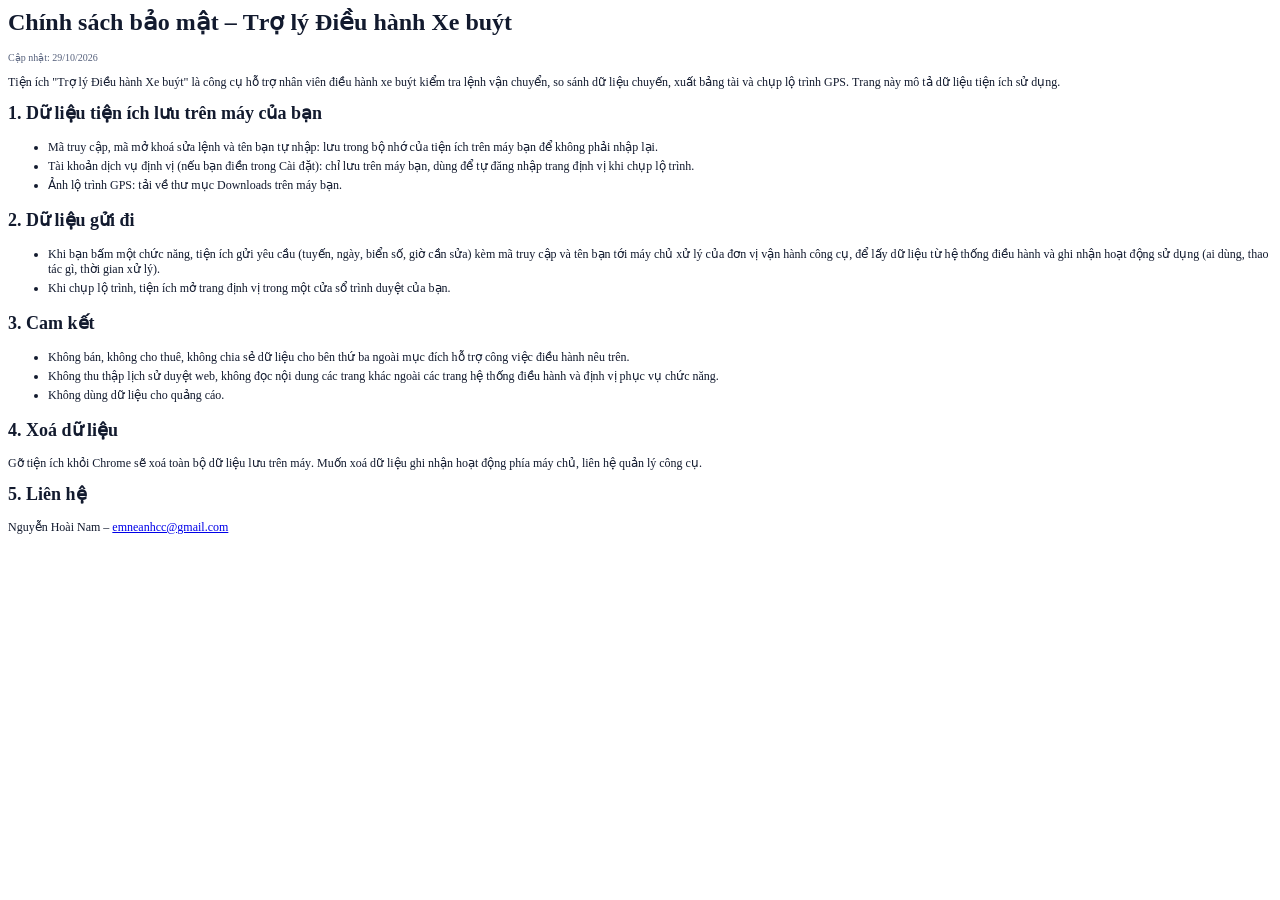
<file: privacy.html>
<!DOCTYPE html PUBLIC "-//W3C//DTD HTML 4.01//EN" "http://www.w3.org/TR/html4/strict.dtd">
<html>
<head>
  <meta http-equiv="Content-Type" content="text/html; charset=utf-8">
  <meta http-equiv="Content-Style-Type" content="text/css">
  <title></title>
  <meta name="Generator" content="Cocoa HTML Writer">
  <meta name="CocoaVersion" content="2685.5">
  <style type="text/css">
    p.p2 {margin: 0.0px 0.0px 12.0px 0.0px; font: 10.0px 'Helvetica Neue'; color: #57627d; -webkit-text-stroke: #57627d}
    p.p3 {margin: 0.0px 0.0px 12.0px 0.0px; font: 12.0px 'Helvetica Neue'; color: #121a2e; -webkit-text-stroke: #121a2e}
    p.p6 {margin: 0.0px 0.0px 12.0px 0.0px; font: 12.0px 'Helvetica Neue'; color: #0000e9; -webkit-text-stroke: #0000e9}
    li.li5 {margin: 0.0px 0.0px 4.0px 0.0px; font: 12.0px 'Helvetica Neue'; color: #121a2e; -webkit-text-stroke: #121a2e}
    span.s1 {font-kerning: none}
    span.s2 {-webkit-text-stroke: 0px #000000}
    span.s3 {font-kerning: none; color: #121a2e; -webkit-text-stroke: 0px #121a2e}
    span.s4 {text-decoration: underline ; font-kerning: none}
    ul.ul1 {list-style-type: disc}
  </style>
</head>
<body>
<h1 style="margin: 0.0px 0.0px 16.1px 0.0px; font: 24.0px 'Helvetica Neue'; color: #121a2e; -webkit-text-stroke: #121a2e"><span class="s1"><b>Chính sách bảo mật – Trợ lý Điều hành Xe buýt</b></span></h1>
<p class="p2"><span class="s1">Cập nhật: 29/10/2026</span></p>
<p class="p3"><span class="s1">Tiện ích "Trợ lý Điều hành Xe buýt" là công cụ hỗ trợ nhân viên điều hành xe buýt kiểm tra lệnh vận chuyển, so sánh dữ liệu chuyến, xuất bảng tài và chụp lộ trình GPS. Trang này mô tả dữ liệu tiện ích sử dụng.</span></p>
<h2 style="margin: 0.0px 0.0px 14.9px 0.0px; font: 18.0px 'Helvetica Neue'; color: #121a2e; -webkit-text-stroke: #121a2e"><span class="s1"><b>1. Dữ liệu tiện ích lưu trên máy của bạn</b></span></h2>
<ul class="ul1">
  <li class="li5"><span class="s2"></span><span class="s1">Mã truy cập, mã mở khoá sửa lệnh và tên bạn tự nhập: lưu trong bộ nhớ của tiện ích trên máy bạn để không phải nhập lại.</span></li>
  <li class="li5"><span class="s2"></span><span class="s1">Tài khoản dịch vụ định vị (nếu bạn điền trong Cài đặt): chỉ lưu trên máy bạn, dùng để tự đăng nhập trang định vị khi chụp lộ trình.</span></li>
  <li class="li5"><span class="s2"></span><span class="s1">Ảnh lộ trình GPS: tải về thư mục Downloads trên máy bạn.</span></li>
</ul>
<h2 style="margin: 0.0px 0.0px 14.9px 0.0px; font: 18.0px 'Helvetica Neue'; color: #121a2e; -webkit-text-stroke: #121a2e"><span class="s1"><b>2. Dữ liệu gửi đi</b></span></h2>
<ul class="ul1">
  <li class="li5"><span class="s2"></span><span class="s1">Khi bạn bấm một chức năng, tiện ích gửi yêu cầu (tuyến, ngày, biển số, giờ cần sửa) kèm mã truy cập và tên bạn tới máy chủ xử lý của đơn vị vận hành công cụ, để lấy dữ liệu từ hệ thống điều hành và ghi nhận hoạt động sử dụng (ai dùng, thao tác gì, thời gian xử lý).</span></li>
  <li class="li5"><span class="s2"></span><span class="s1">Khi chụp lộ trình, tiện ích mở trang định vị trong một cửa sổ trình duyệt của bạn.</span></li>
</ul>
<h2 style="margin: 0.0px 0.0px 14.9px 0.0px; font: 18.0px 'Helvetica Neue'; color: #121a2e; -webkit-text-stroke: #121a2e"><span class="s1"><b>3. Cam kết</b></span></h2>
<ul class="ul1">
  <li class="li5"><span class="s2"></span><span class="s1">Không bán, không cho thuê, không chia sẻ dữ liệu cho bên thứ ba ngoài mục đích hỗ trợ công việc điều hành nêu trên.</span></li>
  <li class="li5"><span class="s2"></span><span class="s1">Không thu thập lịch sử duyệt web, không đọc nội dung các trang khác ngoài các trang hệ thống điều hành và định vị phục vụ chức năng.</span></li>
  <li class="li5"><span class="s2"></span><span class="s1">Không dùng dữ liệu cho quảng cáo.</span></li>
</ul>
<h2 style="margin: 0.0px 0.0px 14.9px 0.0px; font: 18.0px 'Helvetica Neue'; color: #121a2e; -webkit-text-stroke: #121a2e"><span class="s1"><b>4. Xoá dữ liệu</b></span></h2>
<p class="p3"><span class="s1">Gỡ tiện ích khỏi Chrome sẽ xoá toàn bộ dữ liệu lưu trên máy. Muốn xoá dữ liệu ghi nhận hoạt động phía máy chủ, liên hệ quản lý công cụ.</span></p>
<h2 style="margin: 0.0px 0.0px 14.9px 0.0px; font: 18.0px 'Helvetica Neue'; color: #121a2e; -webkit-text-stroke: #121a2e"><span class="s1"><b>5. Liên hệ</b></span></h2>
<p class="p6"><span class="s3">Nguyễn Hoài Nam – </span><span class="s4">emneanhcc@gmail.com</span></p>
</body>
</html>
</file>
<file: style.css>
/* Check edit cụm 9 — bản 53 (10/11/2026): gom mỗi thứ về 1 chỗ, bỏ luật không còn dùng.
   Thứ tự: nền · thanh trên cùng · mục Tuyến · nút · thông báo · chip số liệu · thanh lọc · bảng · khối trong bảng ·
   ô chọn tuyến · Tự động · khung nổi · Lập bảng tài · màn hẹp (để CUỐI file: luật màn hẹp phải đứng sau luật gốc). */
:root {
  color-scheme: light; /* web chỉ có giao diện sáng: máy để chế độ tối thì ô gợi ý tuyến (datalist) bị chữ trắng trên nền sáng */
  --blue-900: #12275B; --blue-700: #1F44B8; --blue-600: #2B59DB; --blue-100: #E6EDFD; --blue-50: #F3F6FE;
  --ink: #17233C; --muted: #6A7690; --line: #E1E7F2; --bg: #F4F6FB; --white: #fff;
  --ok: #138A55; --err: #C9303F; --amber: #B26A00; --violet: #6B35C9;
  --font: 'Be Vietnam Pro', -apple-system, 'Segoe UI', Roboto, Arial, sans-serif;
  --num: 'Barlow Condensed', 'Be Vietnam Pro', Arial, sans-serif;
  --shadow: 0 10px 32px rgba(23, 45, 110, .10);
}
* { box-sizing: border-box; margin: 0; padding: 0; }
body { font-family: var(--font); color: var(--ink); background: var(--bg); line-height: 1.5; -webkit-font-smoothing: antialiased; }
:focus-visible { outline: 3px solid #8FB0FF; outline-offset: 2px; }
button { font-family: inherit; cursor: pointer; border: none; }
button:disabled { opacity: .55; cursor: wait; }
[hidden] { display: none !important; }
@keyframes spin { to { transform: rotate(360deg); } }

/* ===== Thanh trên cùng: tên web · tuyến + ngày · 3 mục · tài khoản ===== */
.bar { position: sticky; top: 0; z-index: 40; background: #fff; border-bottom: 1px solid var(--line); }
.bar-in { max-width: 1280px; margin: 0 auto; padding: 10px 24px; display: flex; align-items: center; gap: 14px; }
.brand { display: flex; align-items: center; gap: 8px; flex-shrink: 0; }
.brand-mark { width: 34px; height: 34px; border-radius: 10px; display: grid; place-items: center; font-size: 18px; background: var(--blue-100); user-select: none; -webkit-user-select: none; cursor: default; }
.brand h1 { font-size: 15.5px; font-weight: 800; color: var(--blue-900); white-space: nowrap; }

.fields { flex: 1; min-width: 0; display: flex; flex-wrap: wrap; gap: 8px; }
.field { display: flex; flex-direction: column; gap: 6px; }
.field-route { flex: 1 1 200px; min-width: 0; }
.field-date { flex: 0 0 200px; min-width: 0; }
.field label { font-size: 13px; font-weight: 600; color: var(--muted); }
.field input[type=text], .datebox {
  height: 40px; border: 1.5px solid var(--line); border-radius: 10px; background: var(--white); color: var(--ink);
  font-family: inherit; font-size: 14.5px; padding: 0 14px; width: 100%; min-width: 0;
}
.field input[type=text]:focus, .datebox:focus-within { border-color: var(--blue-600); box-shadow: 0 0 0 4px var(--blue-100); outline: none; }
.datebox { display: flex; align-items: center; padding: 0 4px; gap: 2px; }
.field .datebox input[type=text] { flex: 1 1 0; width: 0; min-width: 0; height: auto; padding: 0; border: none; outline: none; background: transparent; text-align: center; }
.field .datebox input[type=text]:focus { border: none; box-shadow: none; }
.day-btn { width: 30px; height: 30px; flex-shrink: 0; border-radius: 9px; background: var(--blue-50); color: var(--blue-700); font-size: 20px; font-weight: 700; line-height: 1; }
.day-btn:hover { background: var(--blue-100); }
body[data-tab="ca"] .fields { visibility: hidden; }
body[data-tab="bt"] .field-route { visibility: hidden; }

.tabs { display: flex; gap: 2px; padding: 3px; background: var(--bg); border-radius: 11px; flex-shrink: 0; }
.tab { display: inline-flex; align-items: center; gap: 6px; padding: 7px 14px; border-radius: 9px; background: none; color: var(--muted); font-size: 14px; font-weight: 700; white-space: nowrap; }
.tab i { font-style: normal; }
.tab:hover { color: var(--ink); }
.tab.on { background: #fff; color: var(--blue-700); box-shadow: 0 1px 4px rgba(23,45,110,.14); }
.tab-dot { display: inline-block; width: 8px; height: 8px; margin-left: 6px; border-radius: 50%; background: #22B26B; vertical-align: 1px; }
.subtabs { display: flex; gap: 4px; margin-bottom: 10px; }
.tab.sub { padding: 5px 12px; font-size: 13.5px; }
.tab.sub.on { background: var(--blue-100); box-shadow: none; }
.user { flex-shrink: 0; height: 36px; padding: 0 12px; border-radius: 10px; background: var(--blue-100); color: var(--blue-700); font-size: 13px; font-weight: 700; white-space: nowrap; }
.user:hover { background: #D4E0FB; }

/* ===== Trang + mục Tuyến: 6 ô số liệu (vừa là nút) và hàng việc xử lý ===== */
.page { max-width: 1280px; margin: 14px auto 0; padding: 0 24px 56px; }
.pane { display: flex; flex-direction: column; gap: 10px; }
.cards { display: grid; grid-template-columns: repeat(6, minmax(0, 1fr)); gap: 8px; }
.doing { display: flex; flex-wrap: wrap; gap: 8px; align-items: center; }
.doing .field { flex: 1 1 220px; }
.bt-row { display: flex; flex-wrap: wrap; align-items: center; gap: 8px; margin-bottom: 8px; }

/* ===== Nút ===== */
.act { height: 44px; padding: 0 14px; border-radius: 12px; font-size: 14px; font-weight: 700; white-space: nowrap; overflow: hidden; text-overflow: ellipsis;
  display: inline-flex; align-items: center; justify-content: center; gap: 6px; box-shadow: inset 0 0 0 1px rgba(23,45,110,.06);
  transition: transform .12s, box-shadow .12s, background .12s; }
.act:active:not(:disabled) { transform: translateY(1px); }
.act:hover:not(:disabled) { transform: translateY(-1px); }
.act-main { color: #fff; background: linear-gradient(180deg, #3D6CF0, var(--blue-600)); box-shadow: 0 6px 16px rgba(43, 89, 219, .30); }
.act-main:hover:not(:disabled) { box-shadow: 0 8px 20px rgba(43, 89, 219, .45); }
.act-soft { background: var(--blue-100); color: var(--blue-700); }
.act-soft:hover:not(:disabled) { background: #D4E0FB; }

.act.card { height: auto; display: flex; flex-direction: column; align-items: flex-start; justify-content: flex-start; gap: 0; padding: 10px 14px; border-radius: 12px; background: #fff; color: var(--muted); font-size: 13px; font-weight: 600; text-align: left; white-space: normal; box-shadow: inset 0 0 0 1.5px var(--line); }
.act.card:hover:not(:disabled) { transform: none; box-shadow: inset 0 0 0 1.5px #9DB4EE; }
.card b { font-family: var(--num); font-size: 32px; font-weight: 700; line-height: 1.1; color: var(--ink); font-variant-numeric: tabular-nums; }
.card small { font-size: 12px; font-weight: 500; line-height: 1.3; }
.card[data-m="bad"] b { color: var(--err); } .card[data-m="warn"] b { color: var(--amber); } .card[data-m="ok"] b { color: var(--ok); }
.act.card.cur, .act.card.cur:hover:not(:disabled) { background: var(--blue-900); color: #C5D4FA; box-shadow: none; }
.act.card.cur b { color: #fff; }

.btn-soft { height: 36px; padding: 0 14px; border-radius: 11px; background: var(--blue-100); color: var(--blue-700); font-size: 13.5px; font-weight: 700; }
.btn-soft:hover { background: #D4E0FB; }
.btn-solid { background: var(--blue-600); color: #fff; } .btn-solid:hover { background: var(--blue-700); }

.edit-btn { height: 34px; padding: 0 12px; border-radius: 9px; background: var(--blue-600); color: #fff; font-size: 13px; font-weight: 700; }
.edit-btn:hover:not(:disabled) { background: var(--blue-700); }
.edit-btn:disabled { background: #B9C4DD; cursor: not-allowed; }
.edit-btn.big { height: 36px; padding: 0 16px; border-radius: 11px; font-size: 14px; box-shadow: 0 4px 12px rgba(43, 89, 219, .28); }
.edit-btn.big:disabled { box-shadow: none; }
.edit-btn.red { background: #D13B4A; } .edit-btn.red:hover:not(:disabled) { background: #B32735; }
.edit-btn.soft { background: var(--blue-100); color: var(--blue-700); } .edit-btn.soft:hover:not(:disabled) { background: #D4E0FB; }
td.edcell .edit-btn + .edit-btn { margin-left: 6px; }

.link-btn { display: inline-flex; align-items: center; gap: 6px; height: 36px; padding: 0 14px; border-radius: 10px; background: var(--blue-600); color: #fff; font-size: 13.5px; font-weight: 700; text-decoration: none; }
.link-btn:hover { background: var(--blue-700); }
.link-btn.soft { background: var(--blue-100); color: var(--blue-700); }
.link-btn.soft:hover { background: #D4E0FB; }

/* Đang chạy 1 thao tác: khoá nút, nút đang chạy có vòng xoay */
.is-busy .act, .is-busy .edit-btn, .is-busy [data-gps="go"] { opacity: .45; cursor: wait; }
.is-busy .tab { cursor: wait; opacity: .6; }
.act.is-run, .edit-btn.is-run { opacity: 1 !important; position: relative; }
.act.is-run::after, .edit-btn.is-run::after { content: ''; width: 14px; height: 14px; border-radius: 50%; border: 2.5px solid currentColor; border-top-color: transparent; animation: spin .8s linear infinite; flex-shrink: 0; display: inline-block; margin-left: 6px; vertical-align: -2px; }

/* ===== Thông báo + thanh "Lỡ tay? Hoàn tác" ===== */
#msg { margin-top: 10px; font-size: 13.5px; border-radius: 12px; padding: 8px 14px; display: flex; align-items: center; gap: 10px; white-space: pre-wrap; background: var(--blue-100); color: var(--blue-700); font-weight: 500; }
#msg:empty { display: none; }
#msg:not(.ok):not(.err):not(.info):not(.warn)::before { content: ''; width: 15px; height: 15px; border-radius: 50%; border: 2.5px solid currentColor; border-top-color: transparent; animation: spin .8s linear infinite; flex-shrink: 0; }
#msg.ok { background: #E1F6EA; color: #0C6B3F; }
#msg.err { background: #FDE8EA; color: #A02634; }
#msg.warn { background: #FFF4D6; color: #7A4B00; }
#msg.info { background: var(--blue-50); color: var(--blue-900); }

#undoBar { margin-top: 10px; display: flex; flex-wrap: wrap; align-items: center; gap: 10px; padding: 10px 14px; border-radius: 12px; background: #FFF6DB; border: 1px solid #F5DC94; color: #6B4E00; font-size: 14px; font-weight: 600; }
body:not([data-tab="xem"]) #undoBar { display: none; }
.ub-x { margin-left: auto; width: 30px; height: 30px; border-radius: 8px; background: transparent; color: #8A6A10; font-size: 20px; line-height: 1; }
.ub-x:hover { background: #FBE7AE; }

/* ===== Chip số liệu: màu theo ý nghĩa, chip có .st-f thì bấm để lọc ===== */
.stats { display: flex; flex-wrap: wrap; gap: 6px; margin-top: 10px; }
.stats:empty { display: none; }
.stat { display: inline-flex; align-items: baseline; gap: 6px; padding: 4px 12px; border-radius: 999px; font-size: 13px; font-weight: 500; background: #fff; color: var(--muted); box-shadow: inset 0 0 0 1.5px var(--line); }
.stat b { font-size: 14.5px; font-weight: 800; line-height: 1.3; color: var(--ink); font-variant-numeric: tabular-nums; }
.stat.e-ok { background: #E4F6EC; box-shadow: none; } .stat.e-ok b { color: var(--ok); }
.stat.e-warn { background: #FFF6E1; box-shadow: none; } .stat.e-warn b { color: var(--amber); }
.stat.e-nopc { background: #FDEBED; box-shadow: none; } .stat.e-nopc b { color: var(--err); }
.stat.e-noebms { background: #FFEEDD; box-shadow: none; } .stat.e-noebms b { color: #B35200; }
.stat.e-n { box-shadow: none; } .stat.e-n b { color: var(--blue-700); }
.stat.c-r { background: #FFD3D6; color: #8E1B26; box-shadow: none; } .stat.c-r b { color: #8E1B26; }
.stat.c-y { background: #FFF1B5; color: #6B5300; box-shadow: none; } .stat.c-y b { color: #6B5300; }
.stat.c-g { background: #CDF0D8; color: #0F5C2E; box-shadow: none; } .stat.c-g b { color: #0F5C2E; }
.stat.c-p { background: #E6DAFB; color: #43217F; box-shadow: none; } .stat.c-p b { color: #43217F; }
.stat.st-f { cursor: pointer; transition: box-shadow .12s; user-select: none; }
.stat.st-f:hover { box-shadow: inset 0 0 0 1.5px currentColor; }
.stat.st-f.on { box-shadow: inset 0 0 0 2px var(--blue-600); }
.stat.st-f:focus-visible { outline: 3px solid var(--blue-600); outline-offset: 2px; }

/* ===== Thanh lọc: ô tìm · người đo cồn · "chỉ dòng cần xem" (chỉ màn Ký + Lập bảng tài) · giờ dữ liệu + Lấy mới / Copy / Excel ===== */
.toolbar { display: flex; flex-wrap: wrap; align-items: center; gap: 8px 12px; margin: 10px 0 8px; }
.search { flex: 0 1 300px; max-width: 440px; height: 38px; display: flex; align-items: center; gap: 10px; background: var(--white); border: 1.5px solid var(--line); border-radius: 12px; padding: 0 14px; }
.search:focus-within { border-color: var(--blue-600); box-shadow: 0 0 0 4px var(--blue-100); }
.search input { border: none; outline: none; flex: 1; min-width: 0; font-size: 14.5px; font-family: inherit; background: transparent; color: var(--ink); }
.nd { display: flex; align-items: center; gap: 8px; font-size: 13px; font-weight: 600; color: var(--muted); }
.nd input { height: 36px; width: 190px; padding: 0 10px; border: 1.5px solid var(--line); border-radius: 10px; font: inherit; font-size: 13.5px; color: var(--ink); background: #fff; }
.nd input:focus { border-color: var(--blue-600); box-shadow: 0 0 0 3px var(--blue-100); outline: none; }
.check { display: none; align-items: center; gap: 8px; font-size: 14px; color: var(--muted); font-weight: 500; cursor: pointer; }
body[data-mode="ky"] .check, body[data-mode="lap"] .check { display: flex; }
.check input { width: 17px; height: 17px; accent-color: var(--blue-600); }
.tb-right { margin-left: auto; display: flex; align-items: center; gap: 10px; flex-wrap: wrap; }
.data-at { font-size: 12.5px; color: var(--muted); font-weight: 600; white-space: nowrap; }
.data-at:empty { display: none; }
.data-at:not(:empty)::before { content: '🕒 Dữ liệu lúc '; }

/* ===== Tiêu chí kiểm tra lệnh (chỉ màn Lệnh): đóng = 1 dòng chữ nhỏ, bấm mở mới hiện khung ===== */
.rules { margin: 0 0 8px; padding: 0 2px; color: #5C3205; }
.rules[open] { background: #FFF8EE; border: 1.5px solid #FFE2C2; border-radius: 16px; padding: 12px 22px; }
.rules summary { cursor: pointer; list-style: none; }
.rules summary::-webkit-details-marker { display: none; }
.rules[open] summary { margin-bottom: 8px; }
.rules h4 { display: inline; font-size: 13px; font-weight: 600; color: #8A4308; }
.rules[open] h4 { font-size: 15px; font-weight: 700; }
.rules h4::before { content: '▸ '; }
.rules[open] h4::before { content: '▾ '; }
.rules ol { padding-left: 22px; font-size: 14px; line-height: 1.7; }
.rules li b { color: #8A4308; }
.rules-note { margin-top: 10px; font-size: 13px; color: var(--muted); }

/* ===== Bảng. CHỈ 1 THANH CUỘN (của trang): khung không tự cuộn dọc, bảng rộng chỉ kéo ngang trong khung (anh dặn 06/11/2026) ===== */
.wrap { background: var(--white); border-radius: 14px; box-shadow: 0 2px 10px rgba(23,45,110,.06); overflow-x: auto; min-height: 0; margin-top: 10px; }
.wrap:empty { display: none; }
.toolbar:not([hidden]) + details + .wrap, .toolbar:not([hidden]) + .wrap { margin-top: 0; }
.tb-x { overflow-x: auto; }

table { border-collapse: separate; border-spacing: 0; width: 100%; font-size: 14px; font-variant-numeric: tabular-nums; }
th { position: sticky; top: 0; z-index: 2; background: #EDF2FD; color: #33415F; font-weight: 700; font-size: 12.5px; letter-spacing: .01em; padding: 11px 14px; white-space: nowrap; text-align: center; border-bottom: 2px solid #D5DFF5; }
td { padding: 10px 14px; border-bottom: 1px solid #EDF1F8; text-align: center; white-space: nowrap; background: var(--white); }
td:first-child { font-weight: 700; color: var(--blue-900); }
tbody tr:hover td { background: #F6F9FF; }
tr.bandB td { background: #F8FAFE; }
tr.bandB:hover td { background: #F1F5FD; }
td.left, td.notes { text-align: left; }
td.notes { white-space: normal; min-width: 240px; }
td input[type=checkbox], th input[type=checkbox] { width: 18px; height: 18px; accent-color: var(--blue-600); cursor: pointer; vertical-align: middle; }
h3 { padding: 24px 18px 10px; font-size: 15.5px; color: var(--err); font-weight: 700; background: var(--white); position: sticky; left: 0; }

/* Ô cảnh báo: nền nhạt + vạch cờ bên trái */
td.red, td.yellow, td.green, td.purple { font-weight: 700; }
td.red { background: #FFE3E5 !important; color: #B0222F; box-shadow: inset 4px 0 0 #E5484D; }
td.yellow { background: #FFF3C2 !important; color: #7A5A00; box-shadow: inset 4px 0 0 #F0B400; }
td.green { background: #D8F4E2 !important; color: #0E6B3A; box-shadow: inset 4px 0 0 #22B26B; }
td.purple { background: #EADFFC !important; color: #51259E; box-shadow: inset 4px 0 0 #8B5CF0, inset 0 0 0 1.5px #F0872A; }

/* Dòng tô màu theo loại (EBMS, Nhân viên) */
tbody tr.e-ok td { background: #EAF8F0; color: #0E6B3A; }
tbody tr.e-warn td { background: #FFF6D6; color: #7A5A00; }
tbody tr.e-plan td { background: #FFE9CF; color: #8A4308; }
tbody tr.e-nopc td { background: #FFE3E5; color: #A0202D; }
tbody tr.e-noebms td { background: #FFEEDD; color: #8A4308; }
tbody tr.e-amb td { background: #FFF6CF; }
tr[class^="e-"] td:first-child { box-shadow: inset 4px 0 0 currentColor; }
tr[class^="e-"]:hover td { filter: brightness(.97); }

/* So sánh EBMS (chỉ để tra tay): vạch ngăn từng nhóm cột EBMS · PC · GPS, giờ VỀ in đậm */
table.t-ebms th, table.t-ebms td { padding-left: 10px; padding-right: 10px; }
table.t-ebms td.loai { text-align: left; white-space: normal; min-width: 150px; }
table.t-ebms td.notes { min-width: 280px; }
table.t-ebms th.g, table.t-ebms td.g { border-left: 2px solid rgba(23, 45, 110, .13); }
table.t-ebms td.gv { font-weight: 700; }
/* Kết luận của GPS trong ô ghi chú: mỗi kết luận 1 khung, màu theo nhãn (đỏ = xem lại CityBus, xanh = CityBus đúng, xám = chưa rõ) */
table.t-ebms .gk { margin: 4px 0 2px; padding: 4px 8px 4px 10px; border-radius: 8px; background: rgba(255, 255, 255, .78); color: var(--ink); font-weight: 500; line-height: 1.5; box-shadow: inset 3px 0 0 #5A6682; }
table.t-ebms .gk b { display: inline-block; margin-right: 6px; padding: 0 7px; border-radius: 999px; font-size: 11.5px; font-weight: 700; letter-spacing: .02em; white-space: nowrap; color: #fff; background: #5A6682; }
table.t-ebms .gk-sua { box-shadow: inset 3px 0 0 var(--err); } table.t-ebms .gk-sua b { background: var(--err); }
table.t-ebms .gk-ok { box-shadow: inset 3px 0 0 #0E6B3A; } table.t-ebms .gk-ok b { background: #0E6B3A; }
/* Bảng GỌN (mặc định; nút 📋 Chi tiết mở bảng đủ cột): Lịch chạy · Đầu bến · Giờ đi · Giờ đến (CityBus · EBMS · GPS) · Kết quả.
   .lg = giờ lệch từ 7 phút (có GPS: bên sai so với GPS), nền trắng viền đỏ để nổi trên mọi màu dòng */
table.t-gon thead tr:first-child th { padding-bottom: 5px; }
table.t-gon thead tr + tr th { padding-top: 4px; padding-bottom: 7px; font-size: 11.5px; font-weight: 600; }
table.t-gon th[colspan] { border-bottom: 1px solid #D5DFF5; }
table.t-gon td.ben { text-align: left; }
@media (min-width: 761px) { table.t-gon wbr { display: none; } }   /* lịch chạy chỉ xuống 2 dòng trên điện thoại */
table.t-gon td.kq { min-width: 260px; }
table.t-gon td.kq > b { white-space: nowrap; }
table.t-ebms .lg { display: inline-block; margin: -2px -6px; padding: 1px 6px; border-radius: 7px; background: #fff; color: #B0222F; font-weight: 800; box-shadow: inset 0 0 0 1.5px #E5484D; }

/* Tổng quan theo xe */
table.ov tr.ov-r { cursor: pointer; }
.ov-xe { background: none; font: inherit; font-weight: 700; color: var(--blue-700); padding: 0; }
.ov-c { display: inline-block; min-width: 24px; margin: 0 2px; padding: 1px 7px; border-radius: 999px; font-weight: 800; font-size: 13px; }
.ov-red { background: #FFD3D6; color: #8E1B26; } .ov-yellow { background: #FFF1B5; color: #6B5300; } .ov-green { background: #CDF0D8; color: #0F5C2E; } .ov-purple { background: #E6DAFB; color: #43217F; }
.ov-ok { color: var(--ok); font-weight: 800; }
.ov-list { font-size: 13.5px; color: var(--muted); line-height: 1.8; }

/* Bảng tài ghép tuyến */
table.bt { width: auto; }
table.bt th { padding: 9px 14px; }
table.bt th.bt-ben { background: #DCE6FC; color: var(--blue-900); font-size: 13px; }
table.bt td { padding: 6px 14px; }
table.bt td:first-child { font-weight: inherit; color: inherit; }
table.bt td.bt-gio { font-weight: 700; color: var(--blue-900); }
table.bt .bt-gap { background: var(--bg) !important; border: none; padding: 0; width: 18px; min-width: 18px; }
table.bt td.bt-hit { background: #FFF1B5 !important; font-weight: 700; }

/* ===== Khối nằm trong khung bảng (đứng yên khi kéo ngang) ===== */
.panel-bar { display: flex; flex-wrap: wrap; align-items: center; justify-content: space-between; gap: 10px 14px; padding: 14px 18px;
  background: #FAFBFE; border-bottom: 1px solid var(--line); position: sticky; left: 0; }
.pb-left { display: flex; flex-wrap: wrap; gap: 10px; align-items: center; }
.panel-note { padding: 8px 18px; font-size: 13px; color: var(--muted); background: var(--white); border-bottom: 1px solid #EDF1F8; position: sticky; left: 0; }
.panel-note.ok { color: #0C6B3F; background: #EAF8F0; font-weight: 600; }
.panel-note.err { color: #A02634; background: #FDECEE; font-weight: 600; }
.panel-note.busy { color: var(--blue-700); background: var(--blue-50); font-weight: 600; }
.edit-bar { display: flex; flex-wrap: wrap; align-items: center; gap: 10px 14px; padding: 10px 18px; background: var(--white); position: sticky; left: 0; border-bottom: 1px solid var(--line); }
.edit-bar .btn-soft { height: 38px; }
.edit-hint { font-size: 12.5px; color: var(--muted); }
.ord-warn { padding: 0 18px 10px; color: var(--amber); font-size: 13.5px; font-weight: 600; background: var(--white); position: sticky; left: 0; }
.cta { padding: 28px 18px; text-align: center; }

/* Phần ít dùng: thu gọn */
details.more { padding: 10px 18px; background: #fff; border-top: 1px solid #EDF1F8; position: sticky; left: 0; }
details.more summary { cursor: pointer; font-size: 13.5px; font-weight: 600; color: var(--blue-900); }
details.more[open] summary { margin-bottom: 8px; }
details.more .c2-log, details.more .c2-cfg { padding: 0; border: none; }
details.more .panel-note { padding: 0 0 8px; border: none; }
.more-ul { padding-left: 18px; font-size: 13.5px; line-height: 1.7; color: var(--ink); }

/* Chọn nhiều tuyến (Mất chuyến, Tự động): 1 hàng, bấm số tuyến để chọn / bỏ */
.gp-top { padding: 10px 18px; background: #fff; border-bottom: 1px solid var(--line); position: sticky; left: 0; display: flex; flex-direction: column; gap: 8px; }
.rp { display: flex; flex-wrap: wrap; align-items: center; gap: 6px; }
.rp-t { font-size: 13.5px; color: var(--muted); font-weight: 600; margin-right: 4px; }
.rp-chip { position: relative; display: inline-flex; align-items: center; gap: 6px; padding: 5px 12px; border-radius: 9px; background: #fff; box-shadow: inset 0 0 0 1.5px var(--line); font-size: 14px; font-weight: 700; color: var(--ink); cursor: pointer; user-select: none; max-width: 300px; }
.rp-chip input { position: absolute; opacity: 0; width: 0; height: 0; }
.rp-chip.on { background: var(--blue-600); box-shadow: none; color: #fff; }
.rp-chip:has(input:focus-visible) { outline: 3px solid #8FB0FF; outline-offset: 2px; }
.rp-in { height: 32px; width: 120px; padding: 0 10px; border: 1.5px dashed #CFDAF3; border-radius: 9px; font: inherit; font-size: 13.5px; color: var(--ink); background: #fff; }
.rp-in:focus { border: 1.5px solid var(--blue-600); box-shadow: 0 0 0 3px var(--blue-100); outline: none; }
.rp-mini { height: 32px; padding: 0 6px; border-radius: 8px; background: none; color: var(--muted); font-size: 12.5px; font-weight: 600; }
.rp-mini:hover { color: var(--blue-700); }

/* Mất chuyến / Đề xuất mất chuyến */
.pill { display: inline-block; padding: 2px 9px; border-radius: 999px; font-size: 12px; font-weight: 700; white-space: nowrap; }
.p-mat { background: #FFE3E5; color: #A0202D; }
.p-dx { background: #FFEBC7; color: #8A4B00; }
.p-ok { background: #E4F6EC; color: #0C6B3F; } .p-info { background: var(--blue-100); color: var(--blue-700); }
.p-err { background: #FFE3E5; color: #A0202D; } .p-warn { background: #FFEBC7; color: #8A4B00; }
tr.gp-dx td { background: #FFFAEF; }
tr.gp-grp td { background: #EEF3FD !important; color: var(--blue-900); font-weight: 600; border-top: 2px solid #D5DFF5; }
tr.gp-grp td .muted { font-weight: 500; }
.muted { color: var(--muted); }
td.muted { font-style: italic; }
.gp-fs { display: inline-flex; gap: 6px; flex-wrap: wrap; }
.gp-f { height: 32px; padding: 0 12px; border-radius: 9px; background: #fff; box-shadow: inset 0 0 0 1px #CFDAF3; color: var(--ink); font-size: 13px; font-weight: 600; }
.gp-f b { color: var(--blue-700); margin-left: 2px; }
.gp-f.on { background: var(--blue-600); color: #fff; box-shadow: none; } .gp-f.on b { color: #fff; }

/* Màn Hoàn tác */
tr.ud-detail td { background: #FFFBEA !important; white-space: normal; font-weight: 400 !important; color: var(--ink) !important; }
.ud-list { display: flex; flex-direction: column; gap: 3px; font-size: 13px; }
.ud-now { color: #A0202D; font-weight: 700; } .ud-back { color: #0E6B3A; font-weight: 700; }

/* ===== Ô chọn tuyến xổ xuống + nút × xoá nhanh ===== */
.inbox { position: relative; width: 100%; }
.inbox input[type=text] { padding-right: 38px !important; }
.clr { position: absolute; right: 9px; top: 50%; transform: translateY(-50%); width: 26px; height: 26px; border-radius: 50%;
  background: #E9EEF8; color: #5A6788; font-size: 17px; line-height: 26px; padding: 0; text-align: center; }
.clr:hover { background: #D8E1F3; color: var(--ink); }
.inbox input:placeholder-shown ~ .clr, .search input:placeholder-shown ~ .clr { display: none; }
.search .clr { position: static; transform: none; flex-shrink: 0; }

.rb-list { position: fixed; z-index: 300; background: #fff; border-radius: 12px; padding: 4px; overflow-y: auto; overscroll-behavior: contain;
  box-shadow: 0 14px 34px rgba(23, 45, 110, .22), 0 0 0 1px #DCE4F4; }
.rb-it { display: flex; align-items: center; gap: 10px; padding: 8px 10px; border-radius: 8px; cursor: pointer; font-size: 14px; }
.rb-it b { min-width: 46px; color: var(--blue-700); font-family: var(--num); font-size: 17px; font-weight: 700; }
.rb-it span { flex: 1; min-width: 0; color: var(--ink); white-space: nowrap; overflow: hidden; text-overflow: ellipsis; }
.rb-it em { font-style: normal; font-size: 11.5px; font-weight: 700; color: var(--blue-700); background: var(--blue-100); padding: 1px 8px; border-radius: 999px; white-space: nowrap; }
.rb-it em.ok { color: var(--ok); background: #E1F6EA; }
.rb-it:hover { background: #F3F6FE; }
.rb-it.on { background: var(--blue-50); box-shadow: inset 3px 0 0 var(--blue-600); }
.rb-empty { padding: 12px; color: var(--muted); font-size: 13.5px; }

/* ===== 🌙 Tự động: 2 thẻ ca + công tắc, bảng xe, nhật ký ===== */
.ca-cards { display: grid; grid-template-columns: repeat(auto-fit, minmax(260px, 1fr)); gap: 10px; padding: 4px 18px 14px; background: #fff; position: sticky; left: 0; }
.ca-card { display: flex; flex-direction: column; gap: 6px; padding: 12px 14px; border-radius: 12px; box-shadow: inset 0 0 0 1.5px var(--line); }
.ca-card.on { background: #F3FBF6; box-shadow: inset 0 0 0 1.5px #A6E0BF; }
.ca-h { display: flex; align-items: center; justify-content: space-between; gap: 10px; }
.ca-h b { font-size: 15px; }
.ca-card p { font-size: 13.5px; color: var(--muted); }
.ca-card p.ca-tt { color: #0C6B3F; font-weight: 600; }
/* Ai đang bật ca này, tuyến nào (sổ tuyến chung của máy chủ): 🟢 = mình, 🔒 = người khác (mình không bật tắt được) */
.ca-ai { display: flex; flex-direction: column; gap: 5px; padding: 8px 10px; border-radius: 10px; background: #F4F6FB; font-size: 13.5px; }
.ca-card.on .ca-ai { background: #fff; box-shadow: inset 0 0 0 1px #CDEBD9; }
.ca-ai small { font-size: 11px; font-weight: 700; letter-spacing: .05em; text-transform: uppercase; color: var(--muted); }
.ca-ai > div { display: flex; flex-wrap: wrap; align-items: center; gap: 4px 6px; }
.ca-ai.none { color: var(--muted); }
.ca-ng { font-weight: 700; color: var(--ink); margin-right: 2px; overflow-wrap: anywhere; }
.ca-ng.minh { color: #0C6B3F; }
.ca-ai i { font-style: normal; font-weight: 700; font-size: 12.5px; padding: 1px 9px; border-radius: 999px; background: var(--blue-100); color: var(--blue-700); }
.ca-xem { padding-top: 14px; }
.ca-xem + .cta { padding-top: 6px; }
.ca-btns { display: flex; flex-wrap: wrap; gap: 6px; margin-top: 2px; }
.sw { display: inline-flex; align-items: center; gap: 8px; background: none; font-size: 13px; font-weight: 700; color: var(--muted); white-space: nowrap; }
.sw i { position: relative; width: 40px; height: 22px; border-radius: 99px; background: #CBD3E3; transition: background .15s; flex-shrink: 0; }
.sw i::after { content: ''; position: absolute; left: 2px; top: 2px; width: 18px; height: 18px; border-radius: 50%; background: #fff; box-shadow: 0 1px 3px rgba(0,0,0,.3); transition: left .15s; }
.sw.on { color: #0C6B3F; } .sw.on i { background: #22B26B; } .sw.on i::after { left: 20px; }
.is-busy .sw { opacity: .5; cursor: wait; }

.c2-cfg { padding: 10px 18px; display: flex; flex-direction: column; gap: 6px; background: var(--white); border-bottom: 1px solid #EDF1F8; }
.c2-cfg label { font-size: 12.5px; color: var(--muted); font-weight: 600; }
.c2-cfg input { max-width: 520px; padding: 8px 10px; border: 1px solid var(--line); border-radius: 10px; font-size: 14px; }
.c2-mocs { display: flex; flex-wrap: wrap; gap: 6px; align-items: center; }
.c2-moc { padding: 3px 10px; border-radius: 999px; background: #EEF1F7; font-size: 12.5px; font-weight: 600; color: #4A5672; }
.c2-moc.done { background: #E4F6EC; color: #0E6B3A; } .c2-moc.next { background: #FFF1D6; color: #8A5300; box-shadow: inset 0 0 0 1.5px #F0B44C; }
.c2-moc.last { border: 1.5px dashed #6D5BD8; } .c2-now { font-size: 12px; color: var(--muted); margin-left: 6px; }
.c2-board { padding: 6px 18px 12px; background: var(--white); border-bottom: 1px solid #EDF1F8; }
.c2-bhead { font-weight: 700; color: #3B2A8C; margin-bottom: 8px; }
.c2-route { border: 1px solid #E6E9F2; border-radius: 12px; padding: 8px 12px; margin-bottom: 8px; }
.c2-rhead { margin-bottom: 6px; font-size: 13.5px; } .c2-ok-t { color: #0E6B3A; font-weight: 700; } .c2-loi-t { color: #A0202D; font-weight: 700; }
.c2-grp { display: flex; flex-wrap: wrap; gap: 5px; align-items: center; margin: 4px 0; font-size: 12.5px; }
.c2-tag { font-weight: 800; padding: 2px 8px; border-radius: 6px; margin-right: 4px; }
.c2-chip { padding: 2px 8px; border-radius: 999px; background: #F3F5F9; }
.c2-list { color: #0E6B3A; }
.c2-tre .c2-tag { background: #E5484D; color: #fff; } .c2-tre .c2-chip { background: #FFE3E5; color: #A0202D; font-weight: 600; }
.c2-chay .c2-tag { background: #2B59DB; color: #fff; } .c2-chay .c2-chip { background: #E6EDFD; color: #1F44B8; }
.c2-chua .c2-tag { background: #8792AB; color: #fff; }
.c2-veben .c2-tag { background: #F0B44C; color: #4A3000; } .c2-veben .c2-chip { background: #FFF1D6; }
.c2-xong .c2-tag { background: #22B26B; color: #fff; } .c2-xong .c2-chip { background: #E4F6EC; }
.c2-loi .c2-tag { background: #A0202D; color: #fff; } .c2-loi .c2-chip { background: #FFE3E5; color: #A0202D; }
.c2-ky .c2-tag { background: #D8F4E2; color: #0E6B3A; }
.c2-log { padding: 8px 18px 16px; font-size: 12.5px; font-family: ui-monospace, Menlo, monospace; background: var(--white); }
.c2-log div { padding: 2px 0; border-bottom: 1px dotted #EEF1F7; } .c2-log .bad { color: #A0202D; } .c2-log .good { color: #0E6B3A; } .c2-log .head { font-weight: 700; color: #3B2A8C; }

/* ===== Khung nổi: vào web lần đầu / đăng nhập FUTA / tài khoản ===== */
.auth { position: fixed; inset: 0; z-index: 100; background: rgba(15, 28, 60, .55); backdrop-filter: blur(3px); display: flex; align-items: flex-start; justify-content: center; overflow-y: auto; padding: 40px 16px; }
.auth-card { position: relative; width: 100%; max-width: 420px; background: var(--white); border-radius: 20px; box-shadow: var(--shadow); padding: 26px 24px 22px; display: flex; flex-direction: column; gap: 12px; }
.auth-x { position: absolute; top: 10px; right: 12px; width: 34px; height: 34px; border-radius: 10px; font-size: 22px; color: var(--muted); background: var(--bg); }
.auth-logo { font-size: 18px; color: var(--ink); text-align: center; }
.auth-tabs { display: grid; grid-template-columns: 1fr 1fr; gap: 6px; background: var(--bg); padding: 4px; border-radius: 12px; }
.auth-tabs button { height: 38px; border-radius: 9px; font-weight: 700; font-size: 14px; color: var(--muted); background: transparent; }
.auth-tabs button.on { background: var(--white); color: var(--blue-700); box-shadow: 0 2px 6px rgba(23,45,110,.10); }
.auth form, .auth [data-pane="acc"], #box [data-box] { display: flex; flex-direction: column; gap: 12px; }
.auth .field { flex: none; }
.auth .field input { height: 44px; border: 1.5px solid var(--line); border-radius: 12px; padding: 0 14px; font: inherit; font-size: 14.5px; color: var(--ink); min-width: 0; width: 100%; }
.auth .field input:focus { border-color: var(--blue-600); box-shadow: 0 0 0 4px var(--blue-100); outline: none; }
.auth .fe, .auth-err { color: var(--err); font-size: 13px; font-weight: 600; }
.auth .fe:empty, .auth-err:empty { display: none; }
.auth-err { white-space: pre-line; }
.auth-err.ok { color: var(--ok); }
.auth-sec { margin-top: 6px; padding-top: 12px; border-top: 1px solid var(--line); font-weight: 700; color: var(--ink); font-size: 14.5px; }
.auth-sec small { display: block; font-weight: 500; color: var(--muted); font-size: 12.5px; margin-top: 3px; }
.auth .act { width: 100%; }
.acc-info { display: flex; flex-direction: column; gap: 3px; background: var(--bg); border-radius: 12px; padding: 12px 14px; font-size: 13.5px; color: var(--muted); }
.acc-info b { color: var(--ink); font-size: 16px; }
.btn-out { height: 42px; border-radius: 12px; background: #FDE8EA; color: #A0202D; font-weight: 700; font-size: 14px; margin-top: 4px; }
.box-note { font-size: 12.5px; color: var(--muted); text-align: center; }
.box-note:empty { display: none; }
.me-row { display: flex; align-items: center; justify-content: space-between; gap: 10px; padding: 10px 12px; background: var(--bg); border-radius: 12px; font-size: 14px; }
.me-row b { color: var(--ink); }
.me-row .btn-soft { flex-shrink: 0; }

/* ===== 📅 LẬP BẢNG TÀI (lapbt.js): cột trái danh sách xe + bảng tài kiểu "lịch làm việc" FUTA ===== */
.lap-tpls { display: flex; flex-wrap: wrap; gap: 8px; align-items: center; font-size: 13px; }
.lap-tl { color: var(--muted); font-weight: 500; }
.lap-tpl { display: inline-flex; align-items: center; border-radius: 999px; background: #fff; border: 1.5px solid #E2D6FB; overflow: hidden; }
.lap-tpl.on { border-color: #8B5CF0; box-shadow: 0 0 0 3px #EEE6FD; }
.lap-tpl button { background: transparent; padding: 5px 4px 5px 12px; font-size: 13px; font-weight: 700; color: #3B2A8C; }
.lap-tpl button small { color: var(--muted); font-weight: 500; }
.lap-tpl .lap-x { padding: 5px 10px 5px 6px; color: var(--muted); font-size: 16px; line-height: 1; }
.lap-tpl .lap-x:hover { color: var(--err); }
.lap-h { font-size: 15px; color: var(--blue-900); }
.lap-acts { display: flex; flex-wrap: wrap; gap: 8px; }
.lap-acts .btn-soft { height: 38px; padding: 0 14px; font-size: 13.5px; }
.lap-acts .btn-soft:disabled { opacity: .45; cursor: default; }
.lap-sh { font-size: 12.5px; color: var(--muted); font-weight: 600; display: inline-flex; align-items: center; gap: 6px; }
.lap-sh select { height: 30px; border-radius: 8px; border: 1.5px solid var(--line); font-family: inherit; font-size: 13px; padding: 0 6px; background: #fff; }
.lap-warn { padding: 10px 18px; font-size: 13.5px; font-weight: 600; color: #7A3E00; background: #FFF6E1; border-bottom: 1px solid #F3D9A4; position: sticky; left: 0; line-height: 1.6; }
.lap-views { display: flex; gap: 6px; padding: 10px 18px 0; background: var(--white); position: sticky; left: 0; }
.lap-views button { padding: 8px 14px; border-radius: 10px 10px 0 0; background: var(--bg); color: var(--muted); font-weight: 700; font-size: 13.5px; }
.lap-views button.on { background: #EEE6FD; color: #3B2A8C; }
.lap-key { display: inline-block; padding: 0 6px; border-radius: 6px; font-weight: 700; }
.lap-key.dau { background: #FF5B5B; color: #fff; } .lap-key.doi { background: #FFF1A8; } .lap-key.sua { color: var(--blue-700); background: var(--blue-100); }
table.lap-t td { padding: 7px 10px; font-size: 13.5px; }
table.lap-t td.lap-gio { font-weight: 700; color: var(--blue-900); font-variant-numeric: tabular-nums; }
table.lap-t td.lap-gio.dau { background: #FF5B5B; color: #fff; }
table.lap-t td.lap-gio.giao { box-shadow: inset 0 3px 0 #8B5CF0; }
.lap-tre { display: block; font-size: 11px; font-weight: 700; color: #B3261E; }
table.lap-t td.lap-gio.dau .lap-tre { color: #FFF1A8; }
table.lap-t td.lap-xe { font-family: var(--num); font-size: 15px; font-weight: 600; letter-spacing: .3px; }
table.lap-t td.lap-xe.doi { background: #FFF1A8; }
table.lap-t td.lap-xe.thieu { background: #FF9C9C; color: #7A0F18; font-family: var(--font); font-size: 12.5px; font-weight: 800; }
table.lap-t td.lap-nm { cursor: pointer; text-align: left; }
table.lap-t td.lap-nm:hover { background: #F2EBFE; }
table.lap-t td.lap-nm.sua { color: var(--blue-700); font-weight: 700; }
table.lap-t tr.lap-hit td { background: #FFF8D6; }
.lap-no { color: var(--err); font-weight: 700; }
.lap-sub { padding: 16px 18px 8px; font-size: 14px; color: var(--blue-900); background: var(--white); position: sticky; left: 0; font-weight: 700; }
table.lap-ns td { padding: 8px 12px; font-size: 13.5px; }
table.lap-ns td.lap-ten { text-align: left; font-weight: 600; }
.lap-sl { display: flex; align-items: center; gap: 8px; justify-content: flex-start; min-width: 150px; }
.lap-sl b { font-family: var(--num); font-size: 17px; min-width: 22px; text-align: right; }
.lap-pg { display: inline-block; width: 100px; height: 8px; border-radius: 99px; background: #EDF1F8; overflow: hidden; }
.lap-pg i { display: block; height: 100%; background: #8B5CF0; border-radius: 99px; }
tr.lap-hi td { background: #FFF6E1; } tr.lap-hi .lap-pg i { background: #F0A41A; }
tr.lap-lo td { background: #EEF4FF; } tr.lap-lo .lap-pg i { background: #6B9BF0; }
.lap-in { width: 100%; min-width: 150px; height: 34px; border: 1.5px solid var(--line); border-radius: 8px; padding: 0 8px; font-family: inherit; font-size: 13.5px; color: var(--ink); background: #fff; }
.lap-in:focus { border-color: #8B5CF0; outline: none; box-shadow: 0 0 0 3px #EEE6FD; }
.lap-in:placeholder-shown { border-color: #F6C9CE; background: #FFF8F8; }
.lap-ho { min-width: 72px; width: 80px; text-align: center; }
.lap-mini { padding: 4px 10px; border-radius: 8px; background: #EEE6FD; color: #3B2A8C; font-weight: 700; font-size: 12.5px; }
.lap-pop { position: fixed; left: 50%; bottom: 18px; transform: translateX(-50%); width: min(560px, calc(100vw - 24px)); z-index: 60;
  background: #fff; border-radius: 18px; box-shadow: 0 18px 50px rgba(18,39,91,.28); border: 1.5px solid #E2D6FB; }
.lap-pf { padding: 16px 18px; display: flex; flex-direction: column; gap: 10px; }
.lap-pf h4 { font-size: 15px; color: #3B2A8C; }
.lap-pf small { color: var(--muted); font-size: 12.5px; }
.lap-f { display: flex; flex-wrap: wrap; gap: 10px; }
.lap-f label { flex: 1 1 150px; display: flex; flex-direction: column; gap: 4px; font-size: 12.5px; font-weight: 600; color: var(--muted); }
.lap-f input, .lap-f select { height: 40px; border: 1.5px solid var(--line); border-radius: 10px; padding: 0 10px; font-family: inherit; font-size: 14px; color: var(--ink); background: #fff; }
.lap-f input:focus, .lap-f select:focus { border-color: #8B5CF0; outline: none; box-shadow: 0 0 0 3px #EEE6FD; }
.lap-rad { display: flex; flex-wrap: wrap; gap: 6px 16px; font-size: 13.5px; }
.lap-rad label { display: flex; align-items: center; gap: 6px; cursor: pointer; }
.lap-pb { display: flex; gap: 8px; justify-content: flex-end; }
.lap-pb .btn-soft { height: 40px; }

.wrap:has(> .lap) { overflow: visible; background: transparent; box-shadow: none; }
.lap { display: flex; flex-direction: column; gap: 12px; }
.lap-head { display: flex; flex-wrap: wrap; align-items: center; justify-content: space-between; gap: 10px 14px; padding: 14px 18px; background: var(--white); border-radius: 16px; box-shadow: var(--shadow); }
.lh-l { display: flex; flex-wrap: wrap; align-items: center; gap: 8px 10px; }
.lap .lap-warn { border-radius: 14px; border: 1px solid #F3D9A4; position: static; }
.lap-grid { display: grid; grid-template-columns: 360px minmax(0, 1fr); gap: 12px; align-items: start; }
.lap-side { background: var(--white); border-radius: 16px; box-shadow: var(--shadow); position: sticky; top: 10px; display: flex; flex-direction: column; gap: 8px; padding: 0 12px 12px; }
.ls-top { position: sticky; top: 0; z-index: 2; background: var(--white); display: flex; align-items: center; justify-content: space-between; gap: 8px; padding: 12px 2px 8px; border-bottom: 1px solid #EDF1F8; }
.ls-top b { display: block; font-size: 15px; color: var(--blue-900); } .ls-top small { color: var(--muted); font-size: 12.5px; }
.ls-note { font-size: 12px; color: var(--muted); margin: 0 2px; }
.ls-sec { font-size: 12.5px; font-weight: 700; color: #A0202D; margin: 6px 2px 0; }
.ls-card { border: 1.5px solid var(--line); border-radius: 14px; padding: 10px 10px 8px; cursor: pointer; background: #fff; display: flex; flex-direction: column; gap: 6px; transition: border-color .12s, box-shadow .12s; }
.ls-card:hover { border-color: #C9B8F5; }
.ls-card.sel { border-color: #8B5CF0; box-shadow: 0 0 0 3px #EEE6FD; background: #FBF9FF; }
.ls-card.new { border-color: #B5E6C9; background: #F3FBF6; } .ls-card.part { border-color: #F3D9A4; background: #FFFBF1; }
.ls-card.off { border-color: #F6C9CE; background: #FFF6F7; } .ls-card.off .ls-h b { text-decoration: line-through; color: #A0202D; }
.ls-card.own { box-shadow: inset 3px 0 0 #8B5CF0; }
.ls-h { display: flex; align-items: center; gap: 8px; }
.ls-h b { font-family: var(--num); font-size: 18px; letter-spacing: .3px; color: var(--blue-900); }
.ls-tai { font-size: 11.5px; font-weight: 700; color: #3B2A8C; background: #EEE6FD; border-radius: 999px; padding: 1px 8px; }
.ls-btn { margin-left: auto; height: 28px; padding: 0 10px; border-radius: 8px; background: #FFF0F1; color: #A0202D; font-size: 12.5px; font-weight: 700; }
.ls-btn:hover { background: #FFE0E3; } .ls-btn.ok { background: #E4F6EC; color: #0C6B3F; }
.ls-sub { font-size: 12.5px; color: var(--muted); display: flex; flex-wrap: wrap; align-items: center; gap: 4px 6px; }
.ls-sub b { color: var(--ink); }
.ls-mini { padding: 1px 8px; border-radius: 7px; background: #EEE6FD; color: #3B2A8C; font-weight: 700; font-size: 11.5px; }
.ls-ca { display: grid; grid-template-columns: 1fr 1fr; gap: 4px 6px; }
.ls-cn { grid-column: 1 / -1; display: flex; align-items: center; gap: 6px; font-size: 12px; font-weight: 800; color: #3B2A8C; }
.ls-cn small { color: var(--muted); font-weight: 600; }
.ls-ca .lap-in { min-width: 0; height: 32px; font-size: 13px; }
.ls-ho { display: inline-flex; align-items: center; gap: 4px; font-weight: 600; color: var(--muted); }
.ls-ho .lap-ho { width: 62px; min-width: 0; height: 26px; font-size: 12.5px; padding: 0 4px; }
.ls-one { grid-column: 1 / -1; color: var(--muted); font-size: 12px; }
.ls-fix { margin-top: 4px; padding: 8px 10px; }
.lap-main { background: var(--white); border-radius: 16px; box-shadow: var(--shadow); min-width: 0; overflow: hidden; }
.lap-main .lap-views { border-radius: 16px 16px 0 0; align-items: center; }
.lv-sel { margin-left: auto; font-size: 13px; color: #3B2A8C; display: inline-flex; align-items: center; gap: 6px; padding-bottom: 6px; }
.lv-sel button { width: 22px; height: 22px; border-radius: 6px; background: #EEE6FD; color: #3B2A8C; font-weight: 800; }
.lap-title { padding: 12px 18px 0; font-weight: 800; color: var(--blue-900); font-size: 14.5px; letter-spacing: .2px; }
.lap-tw { overflow-x: auto; }
.lap-tw table.lap-t thead th { position: sticky; z-index: 1; }
.lap-tw table.lap-t thead tr:first-child th { top: 0; } .lap-tw table.lap-t thead tr:nth-child(2) th { top: 37px; }
table.lap-t th.lap-dir0 { background: #CFE2FF; } table.lap-t th.lap-dir1 { background: #FFDDB0; }
table.lap-t td.lap-tai { font-weight: 700; color: #3B2A8C; }
table.lap-t td.lap-xe { cursor: pointer; }
table.lap-t td.lap-dt { color: var(--muted); font-size: 12.5px; font-variant-numeric: tabular-nums; }
table.lap-t td.lap-me { background: #EEE6FD; }
table.lap-t td.lap-gio.dau.lap-me { background: #C93BEA; }
table.lap-t td.lap-dim { opacity: .45; }

/* ===================== MÀN HẸP (để cuối file) ===================== */
@media (max-width: 980px) {
  .brand h1 { display: none; }
  .lap-grid { grid-template-columns: 1fr; }
  .lap-side { position: static; }
}
@media (max-width: 760px) {
  /* Đầu trang 2 hàng: 🚌 + ngày + tài khoản · tuyến. Không dính; 3 mục xuống thanh dưới đáy màn hình */
  .bar { position: static; }
  .bar-in { flex-wrap: wrap; padding: 8px 10px; gap: 8px; }
  .fields { display: contents; }
  .field-date { order: 2; flex: 1 1 0; }
  .user { order: 3; margin-left: auto; max-width: calc(100% - 222px); overflow: hidden; text-overflow: ellipsis; }
  .user.help { margin-left: 0; padding: 0 8px; } .user.help span { display: none; }   /* điện thoại: chỉ còn ❓ */
  .user.help + .user { margin-left: 0; max-width: calc(100% - 258px); }
  .field-route { order: 4; flex: 1 1 100%; }
  body[data-tab="ca"] .fields { display: none; }
  body[data-tab="bt"] .field-route { display: none; }
  .tabs { position: fixed; left: 0; right: 0; bottom: 0; z-index: 50; border-radius: 0; background: #fff; padding: 4px 6px calc(4px + env(safe-area-inset-bottom)); box-shadow: 0 -1px 0 var(--line); }
  .tab:not(.sub) { flex: 1; flex-direction: column; gap: 0; padding: 5px 0; font-size: 12px; }
  .tab:not(.sub) i { font-size: 20px; line-height: 1.2; }
  .tab:not(.sub).on { background: var(--blue-50); box-shadow: none; }

  .page { margin-top: 10px; padding: 0 10px 84px; }
  .cards { grid-template-columns: repeat(3, minmax(0, 1fr)); gap: 6px; }
  .act { font-size: 13px; padding: 0 10px; }
  .act.card { padding: 6px 9px; } .card b { font-size: 24px; } .card small { font-size: 11.5px; }
  .doing .field { flex: 1 1 100%; } .doing .act { flex: 1 1 28%; }
  #undoBar .edit-btn { flex: 1; }
  .stats { gap: 4px; }
  .stat { gap: 4px; padding: 3px 9px; font-size: 12px; } .stat b { font-size: 13.5px; }

  /* Thanh lọc: ô tìm + giờ dữ liệu + 🔄 nằm 1 hàng (nhiều nút quá thì tự xuống hàng) */
  .toolbar { gap: 8px; }
  .search { flex: 1 1 130px; max-width: none; padding: 0 10px; gap: 6px; }
  .nd { flex: 1 1 100%; } .nd input { flex: 1; width: auto; }
  .tb-right { gap: 6px; }
  .data-at:not(:empty)::before { content: '🕒 '; }
  .btn-fresh span { display: none; }

  th { padding: 9px 10px; } td { padding: 8px 10px; }
  table.t-ebms td.loai { min-width: 104px; }
  table.t-ebms td.notes { min-width: 210px; }
  table.t-ebms .gk b { display: table; margin: 0 0 3px; }   /* ô hẹp: nhãn kết luận nằm riêng 1 dòng */
  /* Bảng gọn trên điện thoại: mỗi chuyến 1 khối vừa khít màn, KHÔNG phải kéo ngang — hàng trên Lịch chạy · Đầu bến · các ô giờ,
     hàng dưới là Kết quả (chuyến khớp không có ghi chú thì khỏi hàng dưới, dòng xanh là đủ). Đầu bảng + từng dòng là lưới cùng cỡ cột (--gon).
     Cỡ chữ theo bề rộng màn (--fl lịch chạy, --fg giờ) để màn 320–430 đều đủ 6 ô giờ: màn 390 bến ~69px (tên bến 2 dòng), mỗi ô giờ ~40px */
  table.t-gon { display: block; --fl: clamp(11.5px, 3.4vw, 13px); --fg: clamp(10.5px, 3.2vw, 12.5px);
    --gon: calc(var(--fl) * 3.75 + 9px) minmax(0, 1.7fr) repeat(6, minmax(0, 1fr)); }
  table.t-gon.g2 { --fg: 12.5px; --gon: calc(var(--fl) * 3.75 + 9px) minmax(0, 1.5fr) repeat(4, minmax(0, 1fr)); }
  table.t-gon tbody { display: block; }
  table.t-gon thead, table.t-gon tbody tr { display: grid; grid-template-columns: var(--gon); }
  table.t-gon thead tr { display: contents; }
  table.t-gon th, table.t-gon td { display: flex; align-items: center; justify-content: center; min-width: 0; padding: 8px 0; white-space: normal;
    font-size: var(--fg); line-height: 1.3; text-align: center; font-variant-numeric: tabular-nums; }
  table.t-gon th { position: static; font-size: 11.5px; padding: 6px 0; }
  table.t-gon th[rowspan] { grid-row: span 2; } table.t-gon th[colspan] { grid-column: span 3; } table.t-gon.g2 th[colspan] { grid-column: span 2; }
  table.t-gon thead tr:first-child th:last-child { display: none; }
  table.t-gon thead tr + tr th { font-size: clamp(9px, 2.7vw, 10.5px); letter-spacing: 0; padding: 3px 0 5px; }
  table.t-gon.g2 thead tr + tr th { font-size: 10.5px; }
  table.t-gon td { border-bottom: 0; }
  table.t-gon tbody tr { border-bottom: 1px solid rgba(23, 45, 110, .14); }
  table.t-gon td:first-child { padding-left: 8px; justify-content: flex-start; text-align: left; font-size: var(--fl); }
  table.t-gon td.ben { justify-content: flex-start; padding-left: 3px; text-align: left; font-size: clamp(11px, 3.1vw, 12px); overflow-wrap: anywhere; }
  table.t-gon td.gv, table.t-gon .lg { letter-spacing: -.3px; }
  table.t-gon td.kq { display: block; grid-column: 1 / -1; padding: 0 10px 9px 13px; border-left: 0; text-align: left; font-size: 13px; letter-spacing: 0; }
  table.t-gon tr[class^="e-"] td.kq { box-shadow: inset 4px 0 0 currentColor; }
  table.t-gon tr.e-ok td.kq.tron { display: none; }
  table.t-gon td[colspan] { grid-column: 1 / -1; }
  table.t-gon .lg { margin: 0; padding: 1px; border-radius: 6px; font-weight: 700; }
  .rules[open] { padding: 10px 14px; }
  .panel-bar { padding: 12px 14px; } .panel-bar .edit-btn.big { width: 100%; }
  .gp-top, .ca-cards, details.more, .edit-bar, .panel-note, .c2-board { padding-left: 12px; padding-right: 12px; }
  .rp-chip { max-width: 100%; }
  .rp-in { width: 118px; }
  .rb-it { padding: 11px 10px; } .rb-it span { white-space: normal; line-height: 1.35; }
  .lap-acts { width: 100%; } .lap-acts .btn-soft { flex: 1 1 auto; }
  .lap-in { min-width: 120px; }
}
@media (prefers-reduced-motion: reduce) { * { animation-duration: 2s !important; transition: none !important; } }

/* ===== BẢN 56 (18/11/2026) ===== */
/* Dải đẩy lệnh hôm kia (app.js dayVe) */
.day-bar { margin-top: 8px; padding: 8px 14px; border-radius: 12px; font-size: 13.5px; color: var(--muted); background: var(--white); box-shadow: inset 0 0 0 1px var(--line); }
.day-bar.busy { color: var(--blue-700); background: var(--blue-50); box-shadow: none; }
.day-bar.ok { color: #0C6B3F; background: #EAF8F0; box-shadow: none; }
.day-bar.warn { color: #8A5300; background: #FFF6E5; box-shadow: inset 0 0 0 1px #F5D9A6; }
.day-bar.err { color: #A02634; background: #FDECEE; box-shadow: inset 0 0 0 1px #F3C2C8; }
.day-bar summary { cursor: pointer; }
.day-list { display: flex; flex-direction: column; gap: 6px; margin-top: 8px; }
.day-list > div { display: flex; flex-wrap: wrap; gap: 4px; align-items: center; }
.day-tag { font-weight: 700; margin-right: 4px; }
.day-it { padding: 2px 8px; border-radius: 7px; background: rgba(255, 255, 255, .75); color: var(--ink); font-size: 12.5px; font-weight: 600; font-variant-numeric: tabular-nums; }
.day-it i { font-style: normal; color: var(--muted); font-weight: 500; }
.day-list small { color: var(--muted); }
/* Khung chọn tuyến khi bật ca (app.js caHoi) */
.cp-mo { text-align: left; font-size: 13.5px; line-height: 1.45; }
.cp-rp { justify-content: center; }
.rp-chip.tat { opacity: .4; cursor: not-allowed; }
#cpOk:disabled { opacity: .5; cursor: not-allowed; }

/* Nút ❓ Hướng dẫn (huongdan.html) */
.user.help { display: inline-flex; align-items: center; text-decoration: none; background: var(--white); box-shadow: inset 0 0 0 1.5px var(--blue-100); }
.user.help:hover { background: var(--blue-50); }

/* ===================== BẢN 63 (28/11/2026): icon SVG · nút phẳng · bo góc 8–10px · EBMS gọn hơn · chế độ tối =====================
   Mọi màu mới dùng biến để chế độ tối chỉ cần đổi biến + vài màu trạng thái (khối html[data-theme="dark"] cuối file). */
:root { --r: 10px; --r-s: 8px; --th: #EEF2FA; --th-ink: #33415F; --row-line: #EDF1F8; --hover: #F6F9FF; }

/* Icon Lucide (index.html: <svg class="ic"><use href="#i-..."/></svg>) */
.ic-sprite { position: absolute; width: 0; height: 0; overflow: hidden; }
.ic { width: 18px; height: 18px; flex-shrink: 0; vertical-align: -3px; }
.brand-mark { border-radius: var(--r); }
.brand-mark .ic { width: 20px; height: 20px; color: var(--blue-700); }
.tab i { display: inline-flex; } .tab .ic { width: 17px; height: 17px; }
.user { display: inline-flex; align-items: center; gap: 6px; border-radius: var(--r-s); }
.user .ic { width: 17px; height: 17px; }
.user span { overflow: hidden; text-overflow: ellipsis; }
.user.theme { padding: 0 9px; background: var(--white); box-shadow: inset 0 0 0 1.5px var(--blue-100); }
.user.theme:hover { background: var(--blue-50); }
.card > span { display: inline-flex; align-items: center; gap: 6px; }
.card > span .ic { width: 15px; height: 15px; opacity: .7; }
.act.card.cur > span .ic { opacity: 1; }

/* Nút phẳng: bỏ gradient, đổ bóng, nhún khi rê chuột */
.act { border-radius: var(--r); box-shadow: none; transition: background .12s, box-shadow .12s; }
.act:hover:not(:disabled), .act:active:not(:disabled) { transform: none; }
.act-main { background: var(--blue-600); box-shadow: none; }
.act-main:hover:not(:disabled) { background: var(--blue-700); box-shadow: none; }
.act.card { border-radius: var(--r); }
.btn-soft, .link-btn, .edit-btn, .search, .field input[type=text], .datebox, .nd input, .gp-f, .rp-chip { border-radius: var(--r-s); }
.edit-btn.big { box-shadow: none; border-radius: var(--r-s); }
#msg, #undoBar, .day-bar, .acc-info, .me-row, .ca-card, .c2-route { border-radius: var(--r); }
.wrap { border-radius: var(--r); box-shadow: none; border: 1px solid var(--line); }
.auth-card { border-radius: 14px; }
.tabs { border-radius: var(--r); } .tab { border-radius: var(--r-s); }
.tab.on { box-shadow: 0 0 0 1px var(--line); }

/* Bảng: tiêu đề gọn, đường kẻ nhạt */
th { background: var(--th); color: var(--th-ink); font-size: 12px; }
td { border-bottom-color: var(--row-line); }
tbody tr:hover td { background: var(--hover); }

/* ❓ cạnh thanh lọc: hướng dẫn của màn đang xem */
.btn-q { display: inline-grid; place-items: center; width: 36px; height: 36px; border-radius: var(--r-s); color: var(--blue-700); background: var(--blue-50); box-shadow: inset 0 0 0 1.5px var(--blue-100); }
.btn-q:hover { background: var(--blue-100); }

/* So sánh EBMS: ô Chuyến = giờ lịch (to, đậm) + biển số (nhỏ); cố định bên trái khi kéo ngang; bấm dòng mở chi tiết */
table.t-ebms tr.eb-r { cursor: pointer; }
table.t-ebms td.ch { text-align: left; line-height: 1.15; }
table.t-ebms td.ch b { font-family: var(--num); font-size: 16.5px; font-weight: 700; color: var(--blue-900); letter-spacing: .2px; white-space: nowrap; }
table.t-ebms td.ch small { display: block; margin-top: 2px; font-size: 11.5px; font-weight: 700; color: var(--muted); letter-spacing: .03em; }
table.t-ebms th.ch { text-align: left; }
@media (min-width: 761px) {
  table.t-ebms th.ch, table.t-ebms td.ch { position: sticky; left: 0; z-index: 1; }
  table.t-ebms th.ch { z-index: 3; }
  table.t-ebms td.ch::after, table.t-ebms th.ch::after { content: ''; position: absolute; top: 0; right: 0; bottom: 0; width: 1px; background: var(--line); }
}
.eb-them { display: block; margin-top: 3px; font-size: 12px; font-style: normal; font-weight: 500; color: var(--muted); }
table.t-full td.notes { min-width: 300px; }

/* Khung chi tiết 1 chuyến (#box data-box="ebct") */
#box .auth-card:has([data-box="ebct"]:not([hidden])) { max-width: 520px; }
.ebct { display: flex; flex-direction: column; gap: 12px; text-align: left; }
.ect-loai { padding: 7px 12px; border-radius: var(--r-s); font-weight: 700; font-size: 14px; background: var(--bg); color: var(--ink); }
.ect-loai.e-ok { background: #EAF8F0; color: #0E6B3A; } .ect-loai.e-warn { background: #FFF6D6; color: #7A5A00; }
.ect-loai.e-plan, .ect-loai.e-noebms { background: #FFE9CF; color: #8A4308; } .ect-loai.e-nopc { background: #FFE3E5; color: #A0202D; }
table.ect-gio { border: 1px solid var(--line); border-radius: var(--r-s); overflow: hidden; font-size: 14px; }
table.ect-gio th { position: static; padding: 7px 10px; }
table.ect-gio tbody th { text-align: left; background: var(--bg); color: var(--muted); font-weight: 600; border-bottom: 1px solid var(--row-line); }
table.ect-gio td { padding: 7px 10px; font-weight: 600; }
table.ect-gio td:first-child { color: inherit; }
.ebct .lg { display: inline-block; padding: 1px 6px; border-radius: 6px; background: var(--white); color: #B0222F; font-weight: 800; box-shadow: inset 0 0 0 1.5px #E5484D; }
.ect-kv { display: grid; grid-template-columns: 1fr 1fr; gap: 0 14px; font-size: 13px; }
.ect-kv div { display: flex; justify-content: space-between; gap: 8px; padding: 5px 0; border-bottom: 1px dashed var(--line); }
.ect-kv span { color: var(--muted); } .ect-kv b { color: var(--ink); text-align: right; font-weight: 600; }
.ect-ghi { font-size: 13.5px; line-height: 1.55; display: flex; flex-direction: column; gap: 4px; }
.ebct .gk { padding: 5px 9px 5px 11px; border-radius: var(--r-s); background: var(--bg); box-shadow: inset 3px 0 0 #5A6682; }
.ebct .gk b { display: inline-block; margin-right: 6px; padding: 0 7px; border-radius: 999px; font-size: 11.5px; font-weight: 700; color: #fff; background: #5A6682; }
.ebct .gk-sua { box-shadow: inset 3px 0 0 var(--err); } .ebct .gk-sua b { background: var(--err); }
.ebct .gk-ok { box-shadow: inset 3px 0 0 #0E6B3A; } .ebct .gk-ok b { background: #0E6B3A; }

@media (max-width: 760px) {
  .tab:not(.sub) i .ic { width: 22px; height: 22px; }
  .user.theme { order: 3; margin-left: 0; padding: 0 8px; }
  .user.help + .user.theme + .user { margin-left: 0; max-width: calc(100% - 300px); }
  table.t-gon td.ch { flex-direction: column; align-items: flex-start; justify-content: center; }
  table.t-gon td.ch b { font-size: var(--fl); white-space: normal; }
  table.t-gon td.ch small { font-size: 10px; letter-spacing: 0; }
  .ect-kv { grid-template-columns: 1fr; }
}

/* ===================== CHẾ ĐỘ TỐI (theme.js / nút trên thanh đầu trang) ===================== */
html[data-theme="dark"] {
  color-scheme: dark;
  --blue-900: #DCE6FF; --blue-700: #93B2FF; --blue-600: #4D78EE; --blue-100: #1F2B4D; --blue-50: #18213A;
  --ink: #E3E8F4; --muted: #96A1BB; --line: #2B3553; --bg: #0D1322; --white: #151C2F;
  --ok: #4CC98A; --err: #FF6B78; --amber: #F2B54A; --violet: #A98BF5;
  --th: #1B2440; --th-ink: #C4CDE3; --row-line: #212A43; --hover: #1B2440;
  --shadow: 0 10px 32px rgba(0, 0, 0, .5);
}
html[data-theme="dark"] .bar, html[data-theme="dark"] .tab.on, html[data-theme="dark"] .act.card, html[data-theme="dark"] .stat,
html[data-theme="dark"] details.more, html[data-theme="dark"] .gp-top, html[data-theme="dark"] .rp-chip, html[data-theme="dark"] .rp-in,
html[data-theme="dark"] .gp-f, html[data-theme="dark"] .ca-cards, html[data-theme="dark"] .rb-list, html[data-theme="dark"] .nd input,
html[data-theme="dark"] .auth .field input, html[data-theme="dark"] .ls-card, html[data-theme="dark"] .lap-in, html[data-theme="dark"] .lap-f input,
html[data-theme="dark"] .lap-f select, html[data-theme="dark"] .lap-sh select, html[data-theme="dark"] .lap-pop, html[data-theme="dark"] .lap-tpl { background: var(--white); color: var(--ink); }
html[data-theme="dark"] .panel-bar { background: #121A2C; }
html[data-theme="dark"] .act.card.cur, html[data-theme="dark"] .act.card.cur:hover:not(:disabled) { background: var(--blue-600); color: #E8EEFF; }
html[data-theme="dark"] .act-soft:hover:not(:disabled), html[data-theme="dark"] .btn-soft:hover, html[data-theme="dark"] .user:hover,
html[data-theme="dark"] .edit-btn.soft:hover:not(:disabled), html[data-theme="dark"] .link-btn.soft:hover { background: #283760; }
html[data-theme="dark"] .clr { background: #26304B; color: var(--muted); }
html[data-theme="dark"] .rb-it:hover { background: var(--blue-50); }
html[data-theme="dark"] .rb-list { box-shadow: 0 14px 34px rgba(0, 0, 0, .5), 0 0 0 1px var(--line); }
html[data-theme="dark"] tr.bandB td { background: #131A2B; }
html[data-theme="dark"] tr.bandB:hover td { background: var(--hover); }
html[data-theme="dark"] th { border-bottom-color: var(--line); }
html[data-theme="dark"] .edit-btn:disabled { background: #2E3856; color: #8F9AB5; }
html[data-theme="dark"] .sw i { background: #3A4565; }
/* thông báo */
html[data-theme="dark"] #msg.ok { background: #11301F; color: #84E2AE; }
html[data-theme="dark"] #msg.err { background: #3A161B; color: #FF9EA8; }
html[data-theme="dark"] #msg.warn { background: #33290F; color: #F5D27A; }
html[data-theme="dark"] #undoBar { background: #2E2610; border-color: #5A4A1A; color: #F5D27A; }
html[data-theme="dark"] .btn-out { background: #3A161B; color: #FF9EA8; }
/* chip số liệu */
html[data-theme="dark"] .stat.e-ok { background: #11301F; } html[data-theme="dark"] .stat.e-warn { background: #33290F; }
html[data-theme="dark"] .stat.e-nopc { background: #3A161B; } html[data-theme="dark"] .stat.e-noebms { background: #3A2412; }
html[data-theme="dark"] .stat.e-noebms b { color: #F7A05A; }
html[data-theme="dark"] .stat.c-r, html[data-theme="dark"] .ov-red { background: #4A1A20; color: #FFB3BA; } html[data-theme="dark"] .stat.c-r b { color: #FFB3BA; }
html[data-theme="dark"] .stat.c-y, html[data-theme="dark"] .ov-yellow { background: #3D3410; color: #F5DE8A; } html[data-theme="dark"] .stat.c-y b { color: #F5DE8A; }
html[data-theme="dark"] .stat.c-g, html[data-theme="dark"] .ov-green { background: #143A24; color: #8EE6B2; } html[data-theme="dark"] .stat.c-g b { color: #8EE6B2; }
html[data-theme="dark"] .stat.c-p, html[data-theme="dark"] .ov-purple { background: #2E2150; color: #CDB8FA; } html[data-theme="dark"] .stat.c-p b { color: #CDB8FA; }
/* ô cảnh báo + dòng tô màu */
html[data-theme="dark"] td.red { background: #4A1A20 !important; color: #FF9EA8; }
html[data-theme="dark"] td.yellow { background: #3D3410 !important; color: #F5DE8A; }
html[data-theme="dark"] td.green { background: #143A24 !important; color: #8EE6B2; }
html[data-theme="dark"] td.purple { background: #2E2150 !important; color: #CDB8FA; }
html[data-theme="dark"] tbody tr.e-ok td, html[data-theme="dark"] .ect-loai.e-ok { background: #10291C; color: #84E2AE; }
html[data-theme="dark"] tbody tr.e-warn td, html[data-theme="dark"] tbody tr.e-amb td, html[data-theme="dark"] .ect-loai.e-warn { background: #2D2410; color: #F5D27A; }
html[data-theme="dark"] tbody tr.e-plan td, html[data-theme="dark"] tbody tr.e-noebms td, html[data-theme="dark"] .ect-loai.e-plan, html[data-theme="dark"] .ect-loai.e-noebms { background: #33210F; color: #F7B27A; }
html[data-theme="dark"] tbody tr.e-nopc td, html[data-theme="dark"] .ect-loai.e-nopc { background: #36151A; color: #FF9EA8; }
html[data-theme="dark"] tr[class^="e-"]:hover td { filter: brightness(1.15); }
html[data-theme="dark"] table.t-ebms .gk { background: rgba(0, 0, 0, .28); color: var(--ink); }
html[data-theme="dark"] table.t-ebms .lg, html[data-theme="dark"] .ebct .lg { background: #1A0F14; color: #FF8C97; box-shadow: inset 0 0 0 1.5px #E5484D; }
html[data-theme="dark"] table.t-ebms th.g, html[data-theme="dark"] table.t-ebms td.g { border-left-color: rgba(255, 255, 255, .12); }
/* nhãn, dải, Tự động */
html[data-theme="dark"] .p-mat, html[data-theme="dark"] .p-err { background: #3A161B; color: #FF9EA8; }
html[data-theme="dark"] .p-dx, html[data-theme="dark"] .p-warn { background: #33290F; color: #F5D27A; }
html[data-theme="dark"] .p-ok { background: #11301F; color: #84E2AE; }
html[data-theme="dark"] tr.gp-dx td { background: #221D10; }
html[data-theme="dark"] tr.gp-grp td { background: #1B2440 !important; border-top-color: var(--line); }
html[data-theme="dark"] tr.ud-detail td { background: #221D10 !important; }
html[data-theme="dark"] .panel-note.ok, html[data-theme="dark"] .day-bar.ok { background: #11301F; color: #84E2AE; }
html[data-theme="dark"] .panel-note.err, html[data-theme="dark"] .day-bar.err { background: #3A161B; color: #FF9EA8; box-shadow: none; }
html[data-theme="dark"] .day-bar.warn { background: #33290F; color: #F5D27A; box-shadow: none; }
html[data-theme="dark"] .day-it { background: rgba(0, 0, 0, .3); }
html[data-theme="dark"] .rules { color: #F0C08A; } html[data-theme="dark"] .rules[open] { background: #241A10; border-color: #4A3418; }
html[data-theme="dark"] .rules h4, html[data-theme="dark"] .rules li b { color: #F7B27A; }
html[data-theme="dark"] .ca-card.on { background: #10291C; box-shadow: inset 0 0 0 1.5px #23573A; }
html[data-theme="dark"] .ca-ai { background: var(--bg); } html[data-theme="dark"] .ca-card.on .ca-ai { background: var(--white); box-shadow: inset 0 0 0 1px #23573A; }
html[data-theme="dark"] .ca-card p.ca-tt, html[data-theme="dark"] .ca-ng.minh, html[data-theme="dark"] .sw.on { color: #84E2AE; }
html[data-theme="dark"] .c2-moc, html[data-theme="dark"] .c2-chip { background: #1F2840; color: var(--ink); }
html[data-theme="dark"] .c2-route { border-color: var(--line); }
html[data-theme="dark"] .c2-bhead, html[data-theme="dark"] .c2-log .head { color: #BBA8FA; }
html[data-theme="dark"] .c2-log div { border-bottom-color: var(--row-line); }
html[data-theme="dark"] .c2-log .bad, html[data-theme="dark"] .c2-loi-t, html[data-theme="dark"] .ud-now { color: #FF9EA8; }
html[data-theme="dark"] .c2-log .good, html[data-theme="dark"] .c2-ok-t, html[data-theme="dark"] .c2-list, html[data-theme="dark"] .ud-back { color: #84E2AE; }
@media (max-width: 760px) { html[data-theme="dark"] .tabs { background: var(--white); } }
@media (max-width: 760px) {   /* điện thoại: nút tài khoản đủ chỗ cho tên ngắn, ô ngày co lại */
  .user.help + .user.theme + .user { max-width: none; }
  .user:not(.help):not(.theme) span { max-width: 64px; }
  .field-date { min-width: 128px; }
}
@media (max-width: 400px) {   /* màn 360–400: đủ chỗ cho cả ngày dd/mm/yyyy */
  .bar-in { gap: 6px; }
  .day-btn { width: 24px; }
  .user.help, .user.theme { padding: 0 7px; }
  .user:not(.help):not(.theme) { padding: 0 9px; }
  .user:not(.help):not(.theme) span { max-width: 48px; }
}

/* ===== 28/11/2026: emoji -> icon nét Lucide (icons.js; huongdan.html thay sẵn) ===== */
.ic-sprite { position: absolute; width: 0; height: 0; overflow: hidden; }
.ic.ie { width: 1.05em; height: 1.05em; vertical-align: -.17em; flex-shrink: 0; opacity: 1; }
.ie-ok { color: var(--ok, #138A55); } .ie-err { color: var(--err, #C9303F); } .ie-warn { color: var(--amber, #B26A00); }
.ie-dot-red { color: #E5484D; } .ie-dot-amber { color: #F59E0B; } .ie-dot-yellow { color: #EAB308; } .ie-dot-green { color: #22A06B; } .ie-dot-gray { color: #9AA4B2; }
#msg .ie, .panel-note.ok .ie-ok, .panel-note.err .ie-err, .panel-note.err .ie-warn { color: inherit; }

/* ===== 28/11/2026: thanh "Có bản mới" (app.js verThanh) ===== */
#verBar { position: fixed; left: 50%; bottom: 18px; transform: translateX(-50%); z-index: 60; display: flex; align-items: center; gap: 12px;
  max-width: calc(100vw - 24px); padding: 10px 12px 10px 16px; border-radius: 12px; background: var(--blue-700, #1D3F9E); color: #fff;
  font-size: 14px; font-weight: 600; box-shadow: 0 8px 24px rgba(15, 30, 70, .25); }
#verBar[hidden] { display: none; }
#verBar .edit-btn { background: #fff; color: var(--blue-700, #1D3F9E); white-space: nowrap; flex-shrink: 0; }
#verBar .ub-x { flex-shrink: 0; margin-left: 0; }
#verBar .ub-x { background: none; border: 0; color: #fff; font-size: 20px; line-height: 1; cursor: pointer; opacity: .8; padding: 0 4px; }
#verBar .ie { color: inherit; }
@media (max-width: 600px) { #verBar { bottom: 10px; font-size: 13px; } }
</file>
